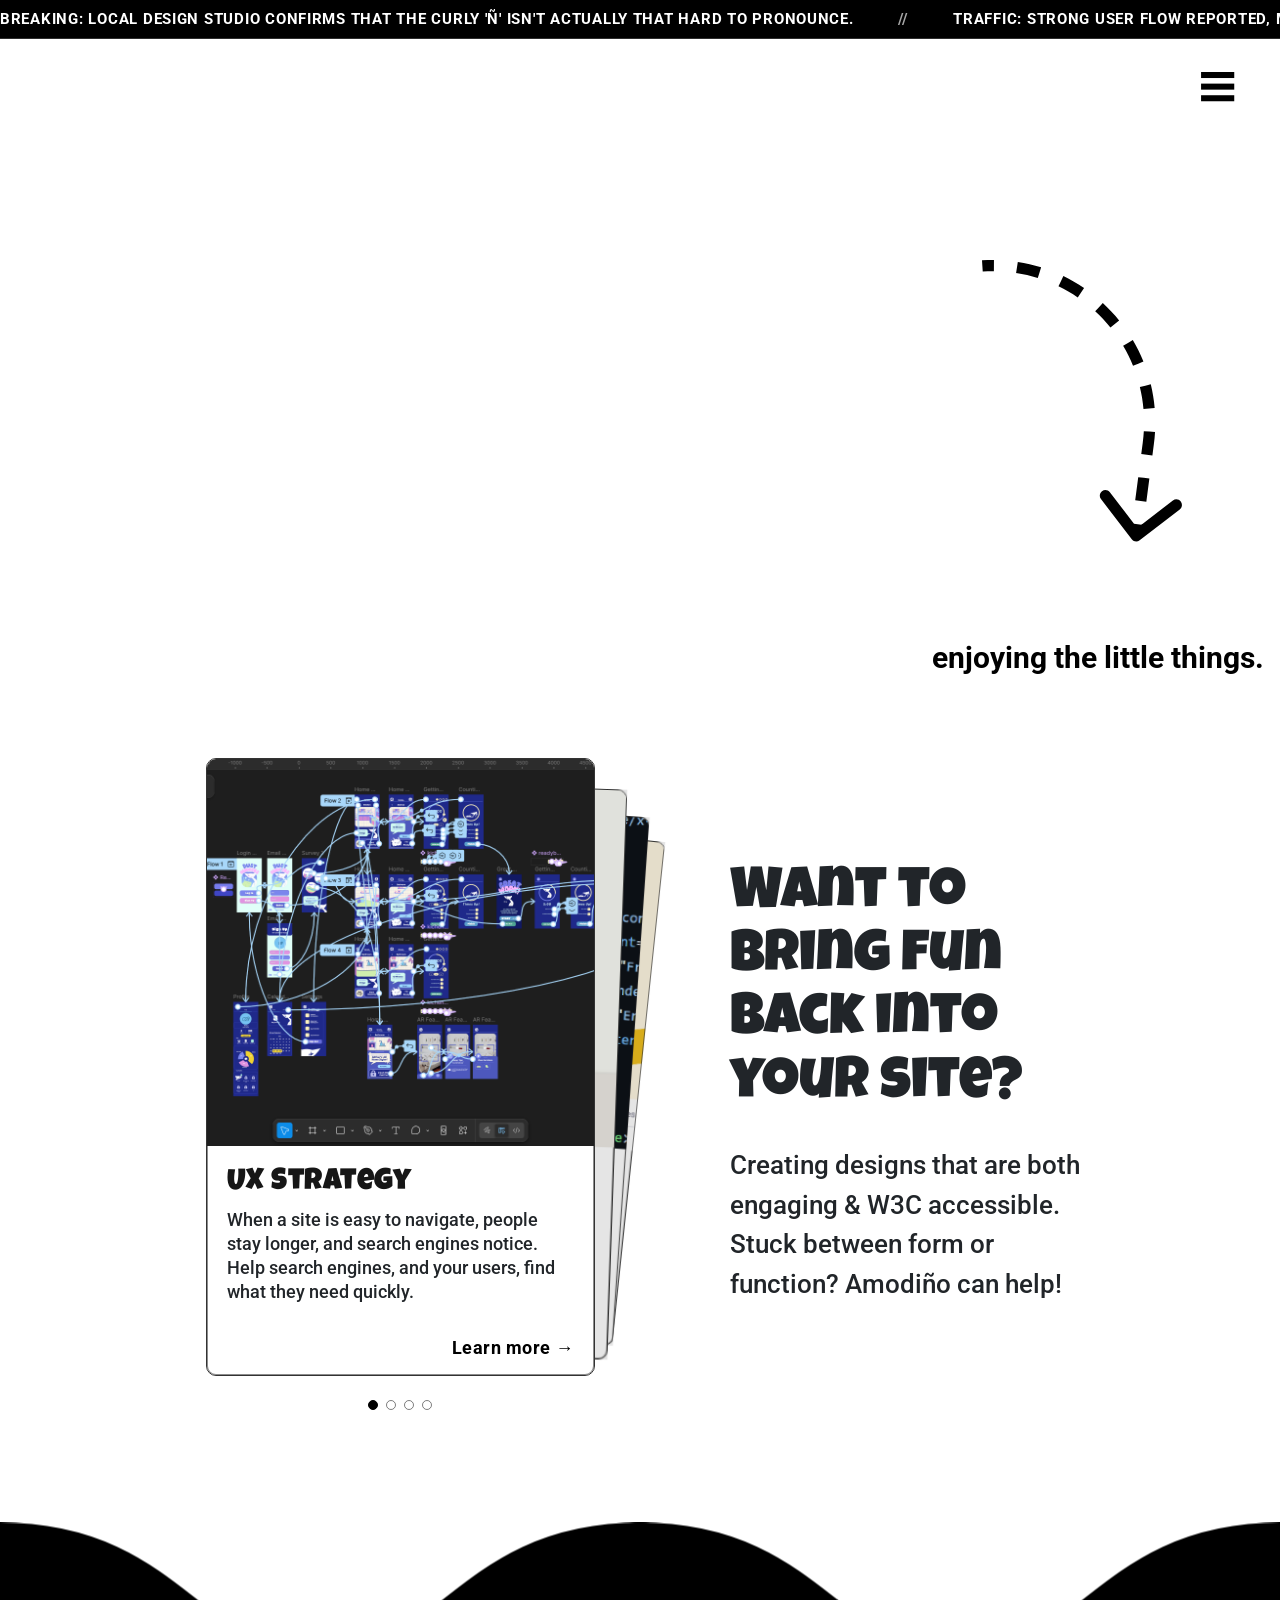
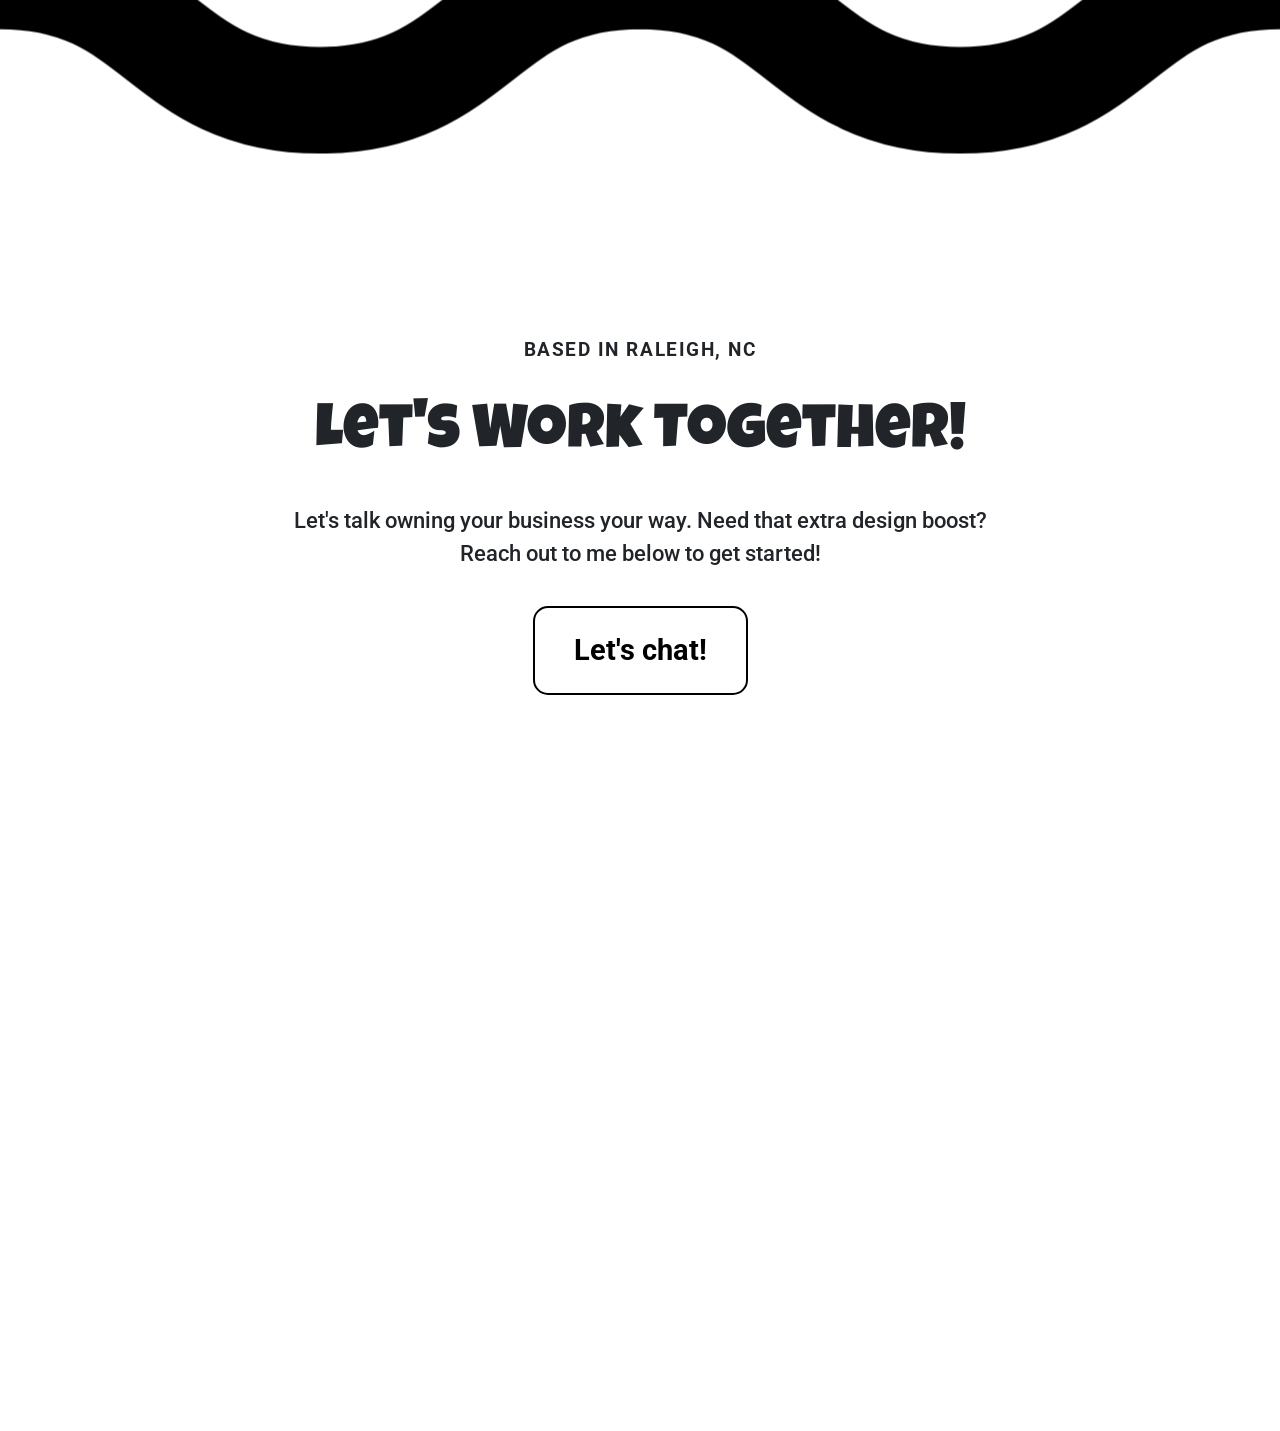
<file: index.html>
﻿<!doctype html>
<html lang="en">
  <head>
    <meta charset="UTF-8">
    <meta name="viewport" content="width=device-width,initial-scale=1">
    <script>
      try {
        if (sessionStorage.getItem("pixelTransitionPending") === "1") {
          document.documentElement.classList.add("pixel-transition-preload");
        }
      } catch (e) {}
    </script>
    <meta
      name="description"
      content="Visit Amodiño: My Web UX design portfolio featuring accessible, interactive web experiences and project case studies based in Raleigh, NC. Together, let's make the web fun!">
    <link rel="icon" href="images/amodino-logo.svg">
    <link rel="preconnect" href="https://fonts.googleapis.com">
    <link rel="preconnect" href="https://fonts.gstatic.com" crossorigin>
    <link
      rel="preconnect"
      href="https://cdn.prod.website-files.com"
      crossorigin>
    <link rel="preconnect" href="https://cdn.jsdelivr.net" crossorigin>
    <link
      href="https://fonts.googleapis.com/css2?family=Luckiest+Guy&family=Roboto:wght@700&display=swap"
      rel="stylesheet">
    <link rel="preload" href="https://cdn.jsdelivr.net/npm/bootstrap@5.3.8/dist/css/bootstrap.min.css" as="style" integrity="sha384-sRIl4kxILFvY47J16cr9ZwB07vP4J8+LH7qKQnuqkuIAvNWLzeN8tE5YBujZqJLB" crossorigin="anonymous">
    <link rel="stylesheet" href="https://cdn.jsdelivr.net/npm/bootstrap@5.3.8/dist/css/bootstrap.min.css" media="print" onload="this.media='all'" integrity="sha384-sRIl4kxILFvY47J16cr9ZwB07vP4J8+LH7qKQnuqkuIAvNWLzeN8tE5YBujZqJLB" crossorigin="anonymous">
    <link rel="preload" href="https://cdn.jsdelivr.net/npm/swiper/swiper-bundle.min.css" as="style">
    <link rel="stylesheet" href="https://cdn.jsdelivr.net/npm/swiper/swiper-bundle.min.css" media="print" onload="this.media='all'">
    <link rel="stylesheet" href="stylesheet/styles.css">
    <title>Amodiño - Website UX Design Portfolio</title>
  </head>
  <body class="d-flex flex-column min-vh-100 home-page">
    <a class="skip-link" href="#main-content">Skip to main content</a>
    <aside class="home-news-ticker" aria-label="Amodiño studio bulletin">
      <p class="visually-hidden">
        Amodiño studio bulletin: Breaking news, local designer discovers that fun design and accessibility can coexist. Traffic update, more playful websites are moving into the fast lane. Market watch, bold UX decisions are up while boring interfaces are down. Weather alert, scattered bursts of delight expected across all digital experiences.
      </p>
      <div class="home-news-ticker-track" aria-hidden="true">
        <span>BREAKING: Local design studio confirms that the curly 'ñ' isn't actually that hard to pronounce.</span>
        <span>TRAFFIC: Strong user flow reported, minor delays only for boring websites.</span>
        <span>INTERVIEW: Local Amodiño designer shares insights: "I'm actually just one guy and need a job like, really badly."</span>
        <span>WEATHER: Scattered bursts of silly lil creatures expected across this digital experience through late evening.</span>
        <span>BREAKING: Local design studio confirms that the curly 'ñ' isn't actually that hard to pronounce.</span>
      </div>
    </aside>
    <div class="home-bg-bubbles" aria-hidden="true" role="presentation">
      <span class="bubble-lane"><span class="bubble"></span></span>
      <span class="bubble-lane"><span class="bubble"></span></span>
      <span class="bubble-lane"><span class="bubble"></span></span>
      <span class="bubble-lane"><span class="bubble"></span></span>
      <span class="bubble-lane"><span class="bubble"></span></span>
      <span class="bubble-lane"><span class="bubble"></span></span>
      <span class="bubble-lane"><span class="bubble"></span></span>
      <span class="bubble-lane"><span class="bubble"></span></span>
      <span class="bubble-lane"><span class="bubble"></span></span>
      <span class="bubble-lane"><span class="bubble"></span></span>
    </div>
    <div id="nav-home-hero-asset-root" class="nav-home-hero-asset">
      <button
        id="menu-toggle"
        class="nav-menu"
        type="button"
        aria-label="Open menu"
        aria-expanded="false"
        aria-controls="full-menu"
      >
        <svg
          class="menu-icon"
          viewBox="0 0 35 31"
          xmlns="http://www.w3.org/2000/svg"
          aria-hidden="true"
          focusable="false"
        >
          <rect x="0" y="0" width="34.2857143" height="6.23376623"></rect>
          <rect x="0" y="12" width="34.2857143" height="6.23376623"></rect>
          <rect x="0" y="24" width="34.2857143" height="6.23376623"></rect>
        </svg>
      </button>
      <div id="full-menu" class="full-menu-wrapper" aria-hidden="true">
        <button
          id="menu-close"
          type="button"
          aria-label="Close menu"
          class="close-menu"
        >
          <svg
            class="close-icon"
            viewBox="0 0 30 30"
            xmlns="http://www.w3.org/2000/svg"
            aria-hidden="true"
            focusable="false"
          >
            <rect
              x="14"
              y="-4"
              width="6"
              height="38"
              transform="rotate(45 17 15)"
            ></rect>
            <rect
              x="14"
              y="-4"
              width="6"
              height="38"
              transform="rotate(-45 17 15)"
            ></rect>
          </svg>
        </button>
        <div class="full-menu-sm-wrapper">
          <a
            href="https://www.linkedin.com/in/jessica-perlin-b281b030b/"
            target="_blank"
            class="sm-wrapper w-inline-block"
            rel="noopener noreferrer"
            aria-label="LinkedIn (opens in new tab)"
          >
            <svg
              class="social-icon"
              viewBox="0 0 24 24"
              aria-hidden="true"
              focusable="false"
            >
              <path
                d="M6.94 8.5H3.56V19.5H6.94V8.5ZM5.25 3C4.17 3 3.3 3.88 3.3 4.95C3.3 6.02 4.17 6.9 5.25 6.9C6.32 6.9 7.2 6.02 7.2 4.95C7.2 3.88 6.32 3 5.25 3ZM20.7 12.72C20.7 9.99 19.11 8.3 16.74 8.3C15.08 8.3 14.34 9.21 13.92 9.85V8.5H10.69L10.73 19.5H13.96V13.36C13.96 13.04 13.98 12.73 14.08 12.51C14.33 11.88 14.91 11.23 15.88 11.23C17.15 11.23 17.66 12.19 17.66 13.61V19.5H20.89V13.23L20.7 12.72Z"
                fill="currentColor"
              />
            </svg>
          </a>
          <a
            href="mailto:perlin.amodino@gmail.com"
            class="sm-wrapper w-inline-block"
            aria-label="Email perlin.amodino@gmail.com"
          >
            <svg
              class="social-icon"
              viewBox="0 0 24 24"
              aria-hidden="true"
              focusable="false"
            >
              <path
                d="M3 6.75C3 5.78 3.78 5 4.75 5H19.25C20.22 5 21 5.78 21 6.75V17.25C21 18.22 20.22 19 19.25 19H4.75C3.78 19 3 18.22 3 17.25V6.75ZM4.75 6.5L12 11.58L19.25 6.5H4.75ZM19.5 7.74L12.43 12.69C12.17 12.87 11.83 12.87 11.57 12.69L4.5 7.74V17.25C4.5 17.39 4.61 17.5 4.75 17.5H19.25C19.39 17.5 19.5 17.39 19.5 17.25V7.74Z"
                fill="currentColor"
              />
            </svg>
          </a>
        </div>
        <nav id="menu-links" aria-label="Main navigation">
          <a href="./" class="full-menu-link" data-pixel-transition>Home</a>
          <a href="projects/" class="full-menu-link" data-pixel-transition>Projects</a>
          <a href="about/" class="full-menu-link" data-pixel-transition>About</a>
          <a href="downloads/Jessica-Perlin-User-Experience-Design.pdf" class="full-menu-link" data-pixel-transition download>Resume</a>
          <a href="contacts/" class="full-menu-link" data-pixel-transition>Contact</a>
        </nav>
        <div id="menu-contact" class="center">
          <div class="grey-txt">Enjoy the little things in life.</div>
          <a href="mailto:perlin.amodino@gmail.com" class="full-menu-small-link"
            >perlin.amodino@gmail.com</a
          >
        </div>
      </div>
    </div>
    <header>
      <div class="container">
        <video
          loop
          muted
          playsinline
          preload="none"
          class="px-5 pb-5 hero-logo"
          aria-hidden="true"
          data-autoplay-on-visible
        >
          <source src="images/animated-amodino-logo.mp4" type="video/mp4">
        </video>
        <img
          class="lrg-img-pointer"
          src="images/Large-Arrow-curved.svg"
          alt=""
          loading="lazy"
          decoding="async"
          width="264"
          height="372">
        <h1 class="hero-txt subtitle text-end">enjoying the little things.</h1>
      </div>
    </header>
    <main id="main-content">
      <div class="bg-none py-5 about-section">
        <section
          class="testimonials-section el-section-temoignages"
          aria-labelledby="testimonials-heading"
        >
          <div class="testimonials-text-wrapper el-temoignage-txt-wrapper">
            <h2 id="testimonials-heading">
              Want to bring fun back into your site?
            </h2>
            <p id="testimonials-subtext">
              Creating designs that are both engaging & W3C accessible. Stuck
              between form or function? Amodiño can help!
            </p>
          </div>
          <div
            class="swiper testimonials-slider-wrapper swiper-slider-wrapper w-dyn-list swiper-cards swiper-3d"
            role="region"
            aria-roledescription="carousel"
            aria-label="Client testimonials"
            aria-describedby="testimonials-subtext testimonials-keyboard-help"
            tabindex="0"
          >
            <p id="testimonials-keyboard-help" class="visually-hidden">
              Use left and right arrow keys to navigate through testimonials.
            </p>
            <div
              role="list"
              class="swiper-wrapper testimonials-slider-list swiper-slider-list w-dyn-items"
              id="swiper-wrapper-f3fbcbe7e663d6f1"
              aria-live="polite"
            >
              <div
                role="group"
                class="swiper-slide w-dyn-item"
                aria-label="1 / 4"
              >
                <div class="testimonial-card el-temoignages-item">
                  <div class="testimonial-photo el-temoignage-photo">
                    <img
                      alt="Photo of Dust Buddies Figma"
                      loading="lazy"
                      decoding="async"
                      src="images/Dust-Buddies.png"
                      sizes="(max-width: 767px) 90vw, 389px"
                      class="testimonial-image abs-temoignage-img">
                  </div>
                  <div class="testimonial-caption el-temoignages-caption">
                
                    <div class="testimonial-copy el-temoignage-rte w-richtext">
                      <h3 class="testimonial-card-title">UX Strategy</h3>
                      <p>
                        When a site is easy to navigate, people stay longer, and search engines notice. Help search engines, and your users, find what they need quickly.
                      </p>
                    </div>
                  </div>
                  <a href="projects/" class="testimonial-cta" data-pixel-transition>Learn more &rarr;</a>
                </div>
              </div>
              <div
                role="group"
                class="swiper-slide w-dyn-item"
                aria-label="2 / 4"
              >
                <div class="testimonial-card el-temoignages-item">
                  <div class="testimonial-photo el-temoignage-photo">
                    <img
                      alt="Photo of Macon County Cover"
                      loading="lazy"
                      decoding="async"
                      src="images/macon-cover-card.jpg"
                      sizes="(max-width: 767px) 90vw, 389px"
                      
                      class="testimonial-image abs-temoignage-img">
                  </div>
                  <div class="testimonial-caption el-temoignages-caption">
              
                    <div class="testimonial-copy el-temoignage-rte w-richtext">
                      <h3 class="testimonial-card-title">Web Development</h3>
                      <p>
Sites built to work on any device, with clean code and accessible structure. A well-built site works on any screen, loads cleanly, and is easy for everyone to use!
                      </p>
                    </div>
                  </div>
                  <a href="projects/" class="testimonial-cta" data-pixel-transition>Learn more &rarr;</a>
                </div>
              </div>
              <div
                role="group"
                class="swiper-slide w-dyn-item"
                aria-label="3 / 4"
              >
                <div class="testimonial-card el-temoignages-item">
                  <div class="testimonial-photo el-temoignage-photo">
                    <img
                      alt="Photo of SEO Code Text"
                      loading="lazy"
                      decoding="async"
                      src="images/seo-code-card.png"
                      sizes="(max-width: 767px) 90vw, 389px"

                      class="testimonial-image abs-temoignage-img">
                  </div>
                  <div class="testimonial-caption el-temoignages-caption">
                 
                    <div class="testimonial-copy el-temoignage-rte w-richtext">
                      <h3 class="testimonial-card-title">Technical SEO</h3>
                      <p>
            We're always online, so why not enjoy it? Thoughtful design and clear structure help people move through a site naturally, and keep them there longer!
                      </p>
                    </div>
                  </div>
                  <a href="projects/" class="testimonial-cta" data-pixel-transition>Learn more &rarr;</a>
                </div>
              </div>
              <div
                role="group"
                class="swiper-slide w-dyn-item"
                aria-label="4 / 4"
              >
                <div class="testimonial-card el-temoignages-item">
                  <div class="testimonial-photo el-temoignage-photo">
                    <img
                      alt="Photo of Social Media Marketing"
                      loading="lazy"
                      decoding="async"
                      src="images/socialmedia.png"
                      sizes="(max-width: 767px) 90vw, 389px"
                      class="testimonial-image abs-temoignage-img">
                  </div>
                  <div class="testimonial-caption el-temoignages-caption">
                   
                    <div class="testimonial-copy el-temoignage-rte w-richtext">
                      <h3 class="testimonial-card-title">Social Media Marketing</h3>
                      <p>
Designing for real people (not just clicks!) means the experience feels good to use and still drives results.
                      </p>
                    </div>
                  </div>
                  <a href="projects/" class="testimonial-cta" data-pixel-transition>Learn more &rarr;</a>
                </div>
              </div>
            </div>
            <button
              class="testimonials-prev swiper-prev"
              type="button"
              aria-label="Previous slide"
              aria-controls="swiper-wrapper-f3fbcbe7e663d6f1"
            ></button>
            <button
              class="testimonials-next swiper-next"
              type="button"
              aria-label="Next slide"
              aria-controls="swiper-wrapper-f3fbcbe7e663d6f1"
            ></button>
            <div
              class="testimonials-pagination swiper-pagination"
            ></div>
          </div>
        </section>
      </div>
      <div class="home-wave-section" aria-hidden="true">
        <svg
          class="home-wave-svg"
          viewBox="0 0 1440 520"
          preserveAspectRatio="xMidYMid slice"
          role="presentation"
          focusable="false"
          xmlns="http://www.w3.org/2000/svg"
        >
          <g class="home-wave-track">
            <g transform="translate(0,260)">
              <path
                d="M-720,-70 C-540,-70 -540,70 -360,70 C-180,70 -180,-70 0,-70 C180,-70 180,70 360,70 C540,70 540,-70 720,-70"
              />
            </g>
            <g transform="translate(1440,260)">
              <path
                d="M-720,-70 C-540,-70 -540,70 -360,70 C-180,70 -180,-70 0,-70 C180,-70 180,70 360,70 C540,70 540,-70 720,-70"
              />
            </g>
            <g transform="translate(2880,260)">
              <path
                d="M-720,-70 C-540,-70 -540,70 -360,70 C-180,70 -180,-70 0,-70 C180,-70 180,70 360,70 C540,70 540,-70 720,-70"
              />
            </g>
          </g>
        </svg>
      </div>
      <section class="home-cta-section" aria-labelledby="home-cta-heading">
        <div class="home-cta-card">
          <p class="home-cta-kicker">Based in Raleigh, NC</p>
          <h2 id="home-cta-heading">Let's Work Together!</h2>
          <p class="home-cta-copy">
            Let's talk owning your business your way. Need that extra design boost?<br> Reach out to
            me below to get started!
          </p>
          <div class="home-cta-actions">
            <a
              href="contacts/"
              data-pixel-transition
              class="home-cta-btn home-cta-btn-secondary"
              >Let's chat!</a
            >
          </div>
        </div>
      </section>
    </main>
    <footer class="mt-5">
      <video
        loop
        muted
        playsinline
        preload="none"
        class="px-5 pb-5 hero-logo blinker"
        aria-hidden="true"
        data-autoplay-on-visible
      >
        <source src="images/animated-blinker-mascot.mp4" type="video/mp4">
      </video>
      <div class="footer">
        <div class="container">
          <div class="row text-center">
            <div class="col-12">
              <div class="footer_menu">
                <ul>
                  <li><a data-pixel-transition href="./">Home</a></li>
                  <li><a data-pixel-transition href="about/">About</a></li>
                  <li><a data-pixel-transition href="projects/">Projects</a></li>
                  <li><a data-pixel-transition href="downloads/Jessica-Perlin-User-Experience-Design.pdf" download>Resume</a></li>
                  <li><a data-pixel-transition href="contacts/">Contact</a></li>
                </ul>
              </div>
              <div class="footer_copyright">
                <p>© 2026 Amodiño. All Rights Reserved.</p>
              </div>
              <div class="footer_profile">
                <ul>
                  <li>
                    <a
                      href="https://www.linkedin.com/in/jessica-perlin-b281b030b/"
                      target="_blank"
                      rel="noopener noreferrer"
                      aria-label="LinkedIn"
                      ><svg
                        class="social-icon"
                        viewBox="0 0 24 24"
                        aria-hidden="true"
                        focusable="false"
                      >
                        <path
                          d="M6.94 8.5H3.56V19.5H6.94V8.5ZM5.25 3C4.17 3 3.3 3.88 3.3 4.95C3.3 6.02 4.17 6.9 5.25 6.9C6.32 6.9 7.2 6.02 7.2 4.95C7.2 3.88 6.32 3 5.25 3ZM20.7 12.72C20.7 9.99 19.11 8.3 16.74 8.3C15.08 8.3 14.34 9.21 13.92 9.85V8.5H10.69L10.73 19.5H13.96V13.36C13.96 13.04 13.98 12.73 14.08 12.51C14.33 11.88 14.91 11.23 15.88 11.23C17.15 11.23 17.66 12.19 17.66 13.61V19.5H20.89V13.23L20.7 12.72Z"
                          fill="currentColor"
                        /></svg
                    ></a>
                  </li>
                  <li>
                    <a
                      href="mailto:perlin.amodino@gmail.com"
                      aria-label="Email perlin.amodino@gmail.com"
                      ><svg
                        class="social-icon"
                        viewBox="0 0 24 24"
                        aria-hidden="true"
                        focusable="false"
                      >
                        <path
                          d="M3 6.75C3 5.78 3.78 5 4.75 5H19.25C20.22 5 21 5.78 21 6.75V17.25C21 18.22 20.22 19 19.25 19H4.75C3.78 19 3 18.22 3 17.25V6.75ZM4.75 6.5L12 11.58L19.25 6.5H4.75ZM19.5 7.74L12.43 12.69C12.17 12.87 11.83 12.87 11.57 12.69L4.5 7.74V17.25C4.5 17.39 4.61 17.5 4.75 17.5H19.25C19.39 17.5 19.5 17.39 19.5 17.25V7.74Z"
                          fill="currentColor"
                        /></svg></a>
                  </li>
                </ul>
              </div>
            </div>
          </div>
        </div>
      </div>
    </footer>
    <script
      defer="defer"
      src="https://cdn.jsdelivr.net/npm/swiper/swiper-bundle.min.js"
    ></script>
    <script defer="defer" src="https://cdn.jsdelivr.net/npm/gsap@3/dist/gsap.min.js"></script>
    <script defer="defer" src="script/pixel-transition.js"></script>
    <script defer="defer" src="script/script.js"></script>
  </body>
</html>
</file>
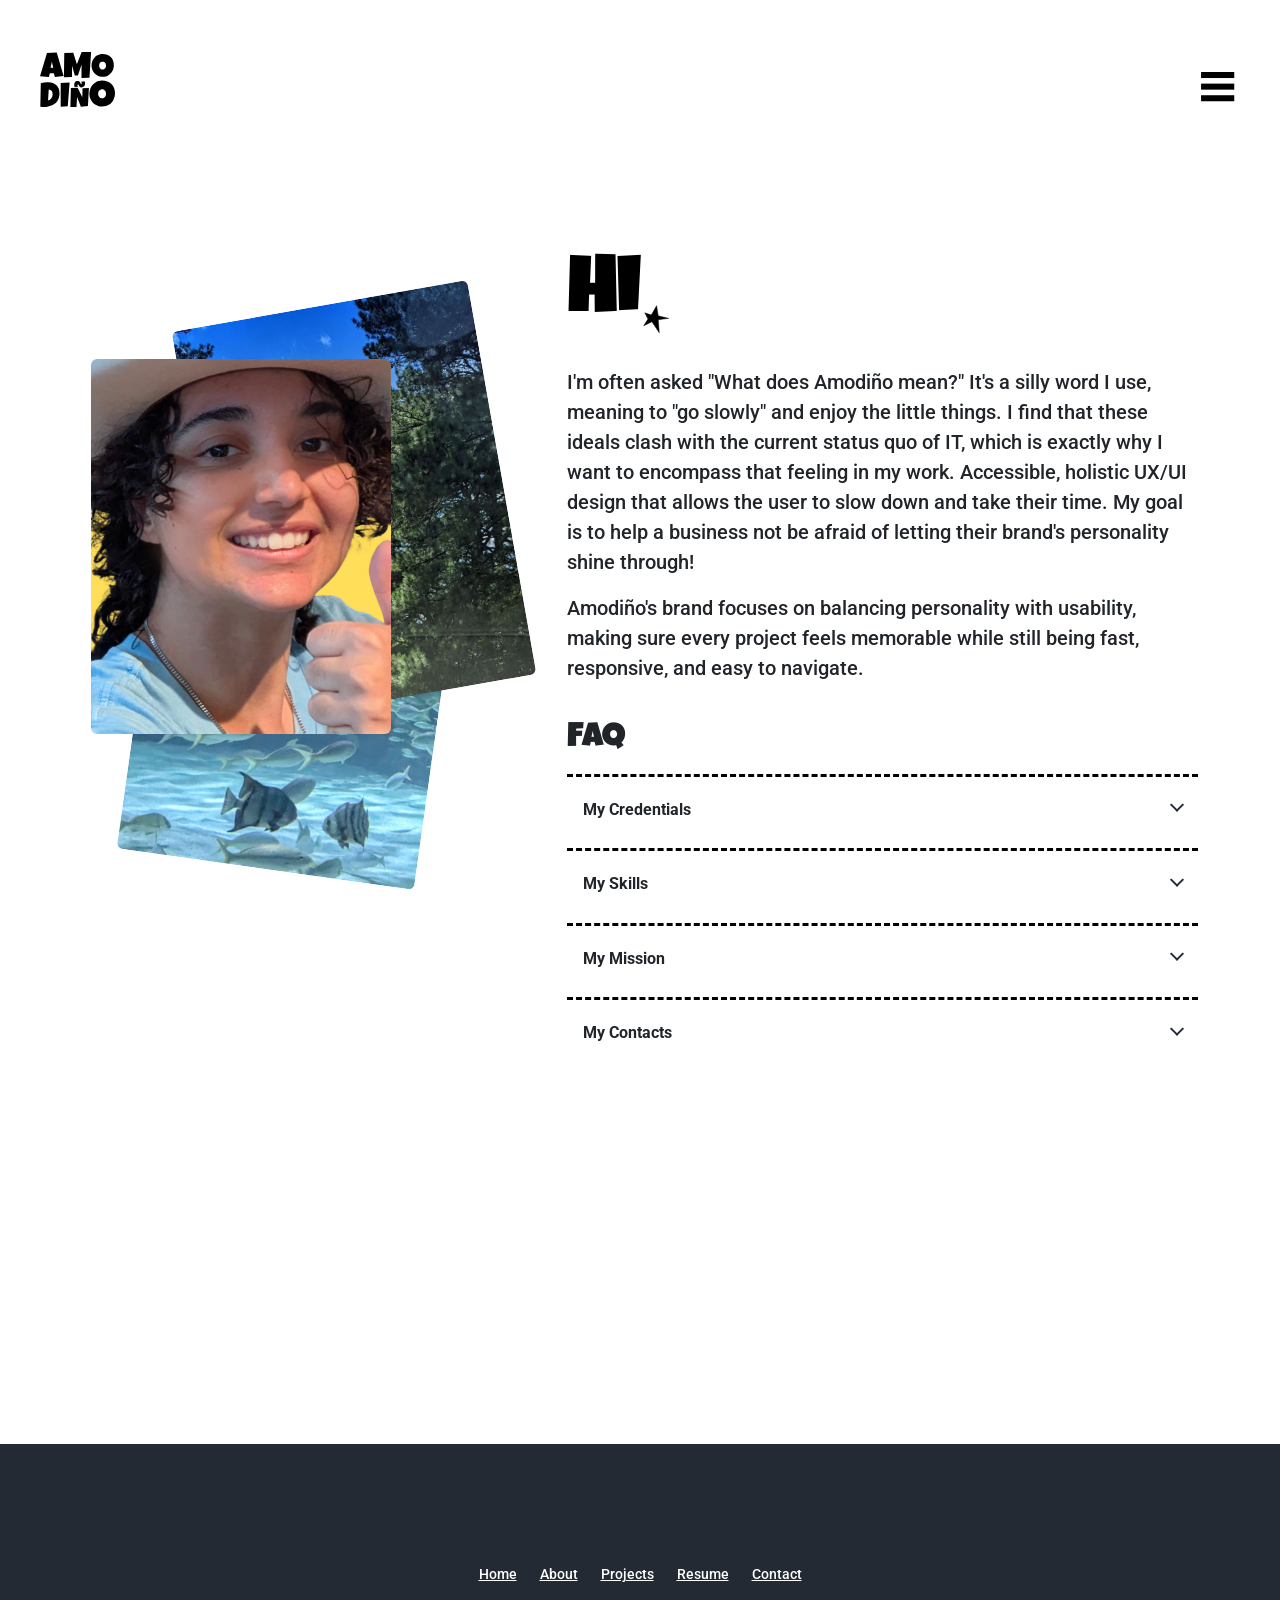
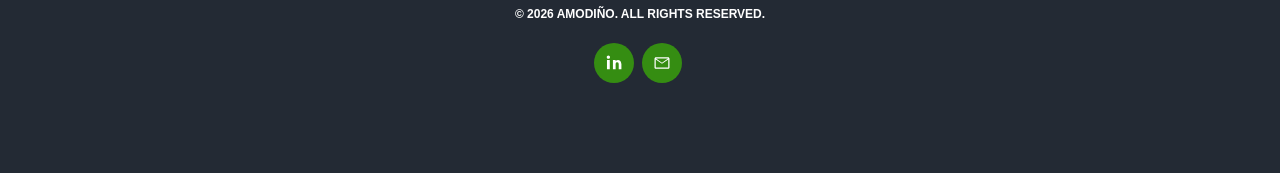
<file: about/index.html>
﻿<!doctype html>
<html lang="en">
  <head>
    <meta charset="UTF-8">
    <meta name="viewport" content="width=device-width,initial-scale=1">
    <script>
      try {
        if (sessionStorage.getItem("pixelTransitionPending") === "1") {
          document.documentElement.classList.add("pixel-transition-preload");
        }
      } catch (e) {}
    </script>
    <meta
      name="description"
      content="Learn about Amodiño and the design approach behind accessible, playful digital experiences.">
    <meta name="robots" content="index,follow">
    <meta name="theme-color" content="#ffffff">
    <meta property="og:type" content="website">
    <meta property="og:title" content="About Amodiño">
    <meta
      property="og:description"
      content="Learn about Amodiño and the design approach behind accessible, playful digital experiences.">
    <meta property="og:url" content="./">
    <meta property="og:image" content="../images/amodino-logo.svg">
    <meta name="twitter:card" content="summary_large_image">
    <meta name="twitter:title" content="About Amodiño">
    <meta
      name="twitter:description"
      content="Learn about Amodiño, and the design approach behind accessible, playful digital experiences.">
    <meta name="twitter:image" content="../images/amodino-logo.svg">
    <link rel="canonical" href="./">
    <link rel="icon" href="../images/amodino-logo.svg">
    <link rel="preconnect" href="https://fonts.googleapis.com">
    <link rel="preconnect" href="https://fonts.gstatic.com" crossorigin>
    <link rel="preconnect" href="https://images.unsplash.com" crossorigin>
    <link rel="preconnect" href="https://picsum.photos" crossorigin>
    <link rel="preconnect" href="https://cdn.wallpapersafari.com" crossorigin>
    <link
      href="https://fonts.googleapis.com/css2?family=Luckiest+Guy&family=Roboto:wght@700&display=swap"
      rel="stylesheet">
    <link rel="preconnect" href="https://cdn.jsdelivr.net" crossorigin>
    <link
      href="https://cdn.jsdelivr.net/npm/bootstrap@5.3.8/dist/css/bootstrap.min.css"
      rel="stylesheet"
      integrity="sha384-sRIl4kxILFvY47J16cr9ZwB07vP4J8+LH7qKQnuqkuIAvNWLzeN8tE5YBujZqJLB"
      crossorigin="anonymous">
    <link rel="stylesheet" href="../stylesheet/styles.css">
    <script type="application/ld+json">
      {
        "@context": "https://schema.org",
        "@type": "AboutPage",
        "name": "About Amodino",
        "description": "Learn about Amodino, and the design approach behind accessible, playful digital experiences.",
        "url": "./",
        "publisher": {
          "@type": "Person",
          "brand": {
            "@type": "Brand",
            "name": "Amodino"
          }
        }
      }
    </script>
    <title>Amodino - About</title>
  </head>
  <body class="d-flex flex-column min-vh-100 projects-page about-page">
    <a class="skip-link" href="#main-content">Skip to main content</a>
    <div id="nav-home-hero-asset-root" class="nav-home-hero-asset">
      <button
        id="menu-toggle"
        class="nav-menu"
        aria-label="Open menu"
        aria-expanded="false"
        aria-controls="full-menu"
      >
        <svg
          class="menu-icon"
          viewBox="0 0 35 31"
          xmlns="http://www.w3.org/2000/svg"
          aria-hidden="true"
          focusable="false"
        >
          <rect x="0" y="0" width="34.2857143" height="6.23376623"></rect>
          <rect x="0" y="12" width="34.2857143" height="6.23376623"></rect>
          <rect x="0" y="24" width="34.2857143" height="6.23376623"></rect>
        </svg>
      </button>
      <div id="full-menu" class="full-menu-wrapper" aria-hidden="true">
        <button
          id="menu-close"
          type="button"
          aria-label="Close menu"
          class="close-menu"
        >
          <svg
            class="close-icon"
            viewBox="0 0 30 30"
            xmlns="http://www.w3.org/2000/svg"
            aria-hidden="true"
            focusable="false"
          >
            <rect
              x="14"
              y="-4"
              width="6"
              height="38"
              transform="rotate(45 17 15)"
            ></rect>
            <rect
              x="14"
              y="-4"
              width="6"
              height="38"
              transform="rotate(-45 17 15)"
            ></rect>
          </svg>
        </button>
        <div class="full-menu-sm-wrapper">
          <a
            href="https://www.linkedin.com/in/jessica-perlin-b281b030b/"
            target="_blank"
            class="sm-wrapper w-inline-block"
            rel="noopener noreferrer"
            aria-label="LinkedIn (opens in new tab)"
          >
            <svg
              class="social-icon"
              viewBox="0 0 24 24"
              aria-hidden="true"
              focusable="false"
            >
              <path
                d="M6.94 8.5H3.56V19.5H6.94V8.5ZM5.25 3C4.17 3 3.3 3.88 3.3 4.95C3.3 6.02 4.17 6.9 5.25 6.9C6.32 6.9 7.2 6.02 7.2 4.95C7.2 3.88 6.32 3 5.25 3ZM20.7 12.72C20.7 9.99 19.11 8.3 16.74 8.3C15.08 8.3 14.34 9.21 13.92 9.85V8.5H10.69L10.73 19.5H13.96V13.36C13.96 13.04 13.98 12.73 14.08 12.51C14.33 11.88 14.91 11.23 15.88 11.23C17.15 11.23 17.66 12.19 17.66 13.61V19.5H20.89V13.23L20.7 12.72Z"
                fill="currentColor"
              />
            </svg>
          </a>
          <a
            href="mailto:perlin.amodino@gmail.com"
            class="sm-wrapper w-inline-block"
            aria-label="Email perlin.amodino@gmail.com"
          >
            <svg
              class="social-icon"
              viewBox="0 0 24 24"
              aria-hidden="true"
              focusable="false"
            >
              <path
                d="M3 6.75C3 5.78 3.78 5 4.75 5H19.25C20.22 5 21 5.78 21 6.75V17.25C21 18.22 20.22 19 19.25 19H4.75C3.78 19 3 18.22 3 17.25V6.75ZM4.75 6.5L12 11.58L19.25 6.5H4.75ZM19.5 7.74L12.43 12.69C12.17 12.87 11.83 12.87 11.57 12.69L4.5 7.74V17.25C4.5 17.39 4.61 17.5 4.75 17.5H19.25C19.39 17.5 19.5 17.39 19.5 17.25V7.74Z"
                fill="currentColor"
              />
            </svg>
          </a>
        </div>
        <nav id="menu-links" aria-label="Main navigation">
          <a href="../" class="full-menu-link" data-pixel-transition>Home</a>
          <a href="../projects/" class="full-menu-link" data-pixel-transition>Projects</a>
          <a href="./" class="full-menu-link" data-pixel-transition>About</a>
          <a href="../../downloads/Jessica-Perlin-User-Experience-Design.pdf" class="full-menu-link"
             data-pixel-transition>Resume</a
          >
          <a href="../contacts/" class="full-menu-link" data-pixel-transition>Contact</a>
        </nav>
        <div id="menu-contact" class="center">
          <div class="grey-txt">Relax! I'll focus on the details.</div>
          <a href="mailto:perlin.amodino@gmail.com" class="full-menu-small-link"
            >perlin.amodino@gmail.com</a
          >
        </div>
      </div>
      <a
        href="../"
        class="nav_logo-wrapper w-inline-block"
        aria-label="Amodino home"
       data-pixel-transition>
        <img
          src="../images/amodino-logo.svg"
          loading="eager"
          decoding="async"
          width="100"
          height="74"
          alt="Amodino Logo">
      </a>
    </div>
    <main id="main-content" class="container pt-5 pb-4">
      <h1 class="visually-hidden">About Amodino</h1>
      <section class="row about-intro-layout g-4 g-lg-5 align-items-start">
        <div class="col-12 col-lg-5">
          <div class="about-photo-stack" role="group" aria-label="Photo placeholder gallery">
            <figure class="about-photo-card about-photo-card-a mb-0">
              <img
                src="../images/hi-there.jpg"
                alt="Primary profile photo placeholder"
                class="about-photo-placeholder"
                loading="lazy"
                decoding="async"
                width="640"
                height="760">
              <figcaption class="visually-hidden">
                Placeholder image area for different profile photos!
              </figcaption>
            </figure>

            <figure class="about-photo-card about-photo-card-b mb-0">
              <img
                src="../images/my-dog.webp"
                alt="Secondary profile photo placeholder"
                class="about-photo-placeholder"
                loading="lazy"
                decoding="async"
                width="640"
                height="760">
              <figcaption class="visually-hidden">
                Placeholder image area for a future secondary profile photo.
              </figcaption>
            </figure>

            <figure class="about-photo-card about-photo-card-c mb-0">
              <img
                src="../images/me-also.jpg"
                alt="Third profile photo placeholder"
                class="about-photo-placeholder"
                loading="lazy"
                decoding="async"
                width="640"
                height="760">
              <figcaption class="visually-hidden">
                Placeholder image area for a future third profile photo.
              </figcaption>
            </figure>
          </div>
        </div>
        <div class="col-12 col-lg-7">
          <div class="about-right-panel">
            <div class="about-intro-copy">
              <p class="subtitle mb-4 about-hi" aria-label="Hi.">
                <span>Hi</span>
                <img
                  src="../images/about-hi-star.svg"
                  class="about-hi-star"
                  alt=""
                  aria-hidden="true"
                  width="28"
                  height="28">
              </p>
              <p class="fs-5">
I'm often asked "What does Amodiño mean?" It's a silly word I use, meaning to "go slowly" and enjoy the little things. 
I find that these ideals clash with the current status quo of IT, which is exactly why I want to encompass 
that feeling in my work. Accessible, holistic UX/UI design that allows the user to slow down and take their time.
 My goal is to help a business not be afraid of letting their brand's personality shine through!
              </p>
              <p class="fs-5">
                Amodiño's brand focuses on balancing personality with usability, making
                sure every project feels memorable while still being fast,
                responsive, and easy to navigate.
              </p>
            </div>

            <section class="about-faq" aria-label="About frequently asked questions">
              <h2 class="about-faq-title">FAQ</h2>

              <details class="about-faq-item">
                <summary>My Credentials</summary>
                <div class="about-faq-content">
                  <p>
                    I am currently finishing my associate's degree and actively
                    looking for a permanent role, training opportunity, or
                    internship in UX/UI design. Along the way, I earned the
                    Google Coursera Web UX Designer certificate, and I was
                    recognized for maintaining a high GPA at WTCC in both spring
                    and fall 2024 with a seat in Phi Theta Kappa National Honor
                    Society. I also accepted the Coca-Cola Leaders of Promise
                    scholarship award from my local chapter in 2025.
                  </p>
                </div>
              </details>

              <details class="about-faq-item">
                <summary>My Skills</summary>
                <div class="about-faq-content">
                  <p>
                    During my internships, I spent a lot of time working in
                    Adobe CC, Figma, and CRM tools, which helped me build a
                    strong design foundation in illustration, layout, and
                    user-centered thinking. As I continue my education, I am
                    also growing my front-end confidence with HTML, CSS, and
                    other coding languages used in the field.
                  </p>
                </div>
              </details>

              <details class="about-faq-item">
                <summary>My Mission</summary>
                <div class="about-faq-content">
                  <p>
                    At the core of my work, I want users to feel comfortable,
                    supported, and included, especially people with different
                    accessibility needs. I believe great UX can be both
                    personalized and simple to use, and no one should be left
                    behind. Founding Raleigh's St. Joseph's Coffee Run
                    volunteering community also taught me a lot about
                    advertising, community management, and quick
                    problem-solving.
                  </p>
                </div>
              </details>

              <details class="about-faq-item">
                <summary>My Contacts</summary>
                <div class="about-faq-content">
                  <p>
                    Feel free to reach out anytime. I am always happy to talk
                    about job opportunities, make new connections, or just have
                    a chat. You can contact me directly at
                    <a href="mailto:perlin.amodino@gmail.com">perlin.amodino@gmail.com</a>
                    or connect with me on
                    <a
                      href="https://www.linkedin.com/in/jessica-perlin-b281b030b/"
                      target="_blank"
                      rel="noopener noreferrer"
                    >LinkedIn</a>.
                  </p>
                </div>
              </details>
            </section>
          </div>
        </div>
      </section>
    </main>
    <footer class="mt-5">
      <video
        autoplay
        loop
        muted
        playsinline
        preload="none"
        class="px-5 pb-5 hero-logo blinker"
        aria-hidden="true"
      >
        <source src="../images/animated-blinker-mascot.mp4" type="video/mp4">
      </video>
      <div class="footer">
        <div class="container">
          <div class="row text-center">
            <div class="col-12">
              <div class="footer_menu">
                <ul>
                  <li><a data-pixel-transition href="../">Home</a></li>
                  <li><a data-pixel-transition href="./">About</a></li>
                  <li><a data-pixel-transition href="../projects/">Projects</a></li>
                  <li><a data-pixel-transition href="../downloads/Jessica-Perlin-User-Experience-Design.pdf" download>Resume</a></li>
                  <li><a data-pixel-transition href="../contacts/">Contact</a></li>
                </ul>
              </div>
              <div class="footer_copyright">
                <p>© 2026 Amodiño. All Rights Reserved.</p>
              </div>
              <div class="footer_profile">
                <ul>
                  <li>
                    <a
                      href="https://www.linkedin.com/in/jessica-perlin-b281b030b/"
                      target="_blank"
                      rel="noopener noreferrer"
                      aria-label="LinkedIn"
                      ><svg
                        class="social-icon"
                        viewBox="0 0 24 24"
                        aria-hidden="true"
                        focusable="false"
                      >
                        <path
                          d="M6.94 8.5H3.56V19.5H6.94V8.5ZM5.25 3C4.17 3 3.3 3.88 3.3 4.95C3.3 6.02 4.17 6.9 5.25 6.9C6.32 6.9 7.2 6.02 7.2 4.95C7.2 3.88 6.32 3 5.25 3ZM20.7 12.72C20.7 9.99 19.11 8.3 16.74 8.3C15.08 8.3 14.34 9.21 13.92 9.85V8.5H10.69L10.73 19.5H13.96V13.36C13.96 13.04 13.98 12.73 14.08 12.51C14.33 11.88 14.91 11.23 15.88 11.23C17.15 11.23 17.66 12.19 17.66 13.61V19.5H20.89V13.23L20.7 12.72Z"
                          fill="currentColor"
                        /></svg
                    ></a>
                  </li>
                  <li>
                    <a
                      href="mailto:perlin.amodino@gmail.com"
                      aria-label="Email perlin.amodino@gmail.com"
                      ><svg
                        class="social-icon"
                        viewBox="0 0 24 24"
                        aria-hidden="true"
                        focusable="false"
                      >
                        <path
                          d="M3 6.75C3 5.78 3.78 5 4.75 5H19.25C20.22 5 21 5.78 21 6.75V17.25C21 18.22 20.22 19 19.25 19H4.75C3.78 19 3 18.22 3 17.25V6.75ZM4.75 6.5L12 11.58L19.25 6.5H4.75ZM19.5 7.74L12.43 12.69C12.17 12.87 11.83 12.87 11.57 12.69L4.5 7.74V17.25C4.5 17.39 4.61 17.5 4.75 17.5H19.25C19.39 17.5 19.5 17.39 19.5 17.25V7.74Z"
                          fill="currentColor"
                        /></svg
                    ></a>
                  </li>
                </ul>
              </div>
            </div>
          </div>
        </div>
      </div>
      <script defer="defer" src="https://cdn.jsdelivr.net/npm/gsap@3/dist/gsap.min.js"></script>
      <script defer="defer" src="../script/pixel-transition.js"></script>
      <script defer="defer" src="../script/script.js"></script>
    </footer>
  </body>
</html>
</file>
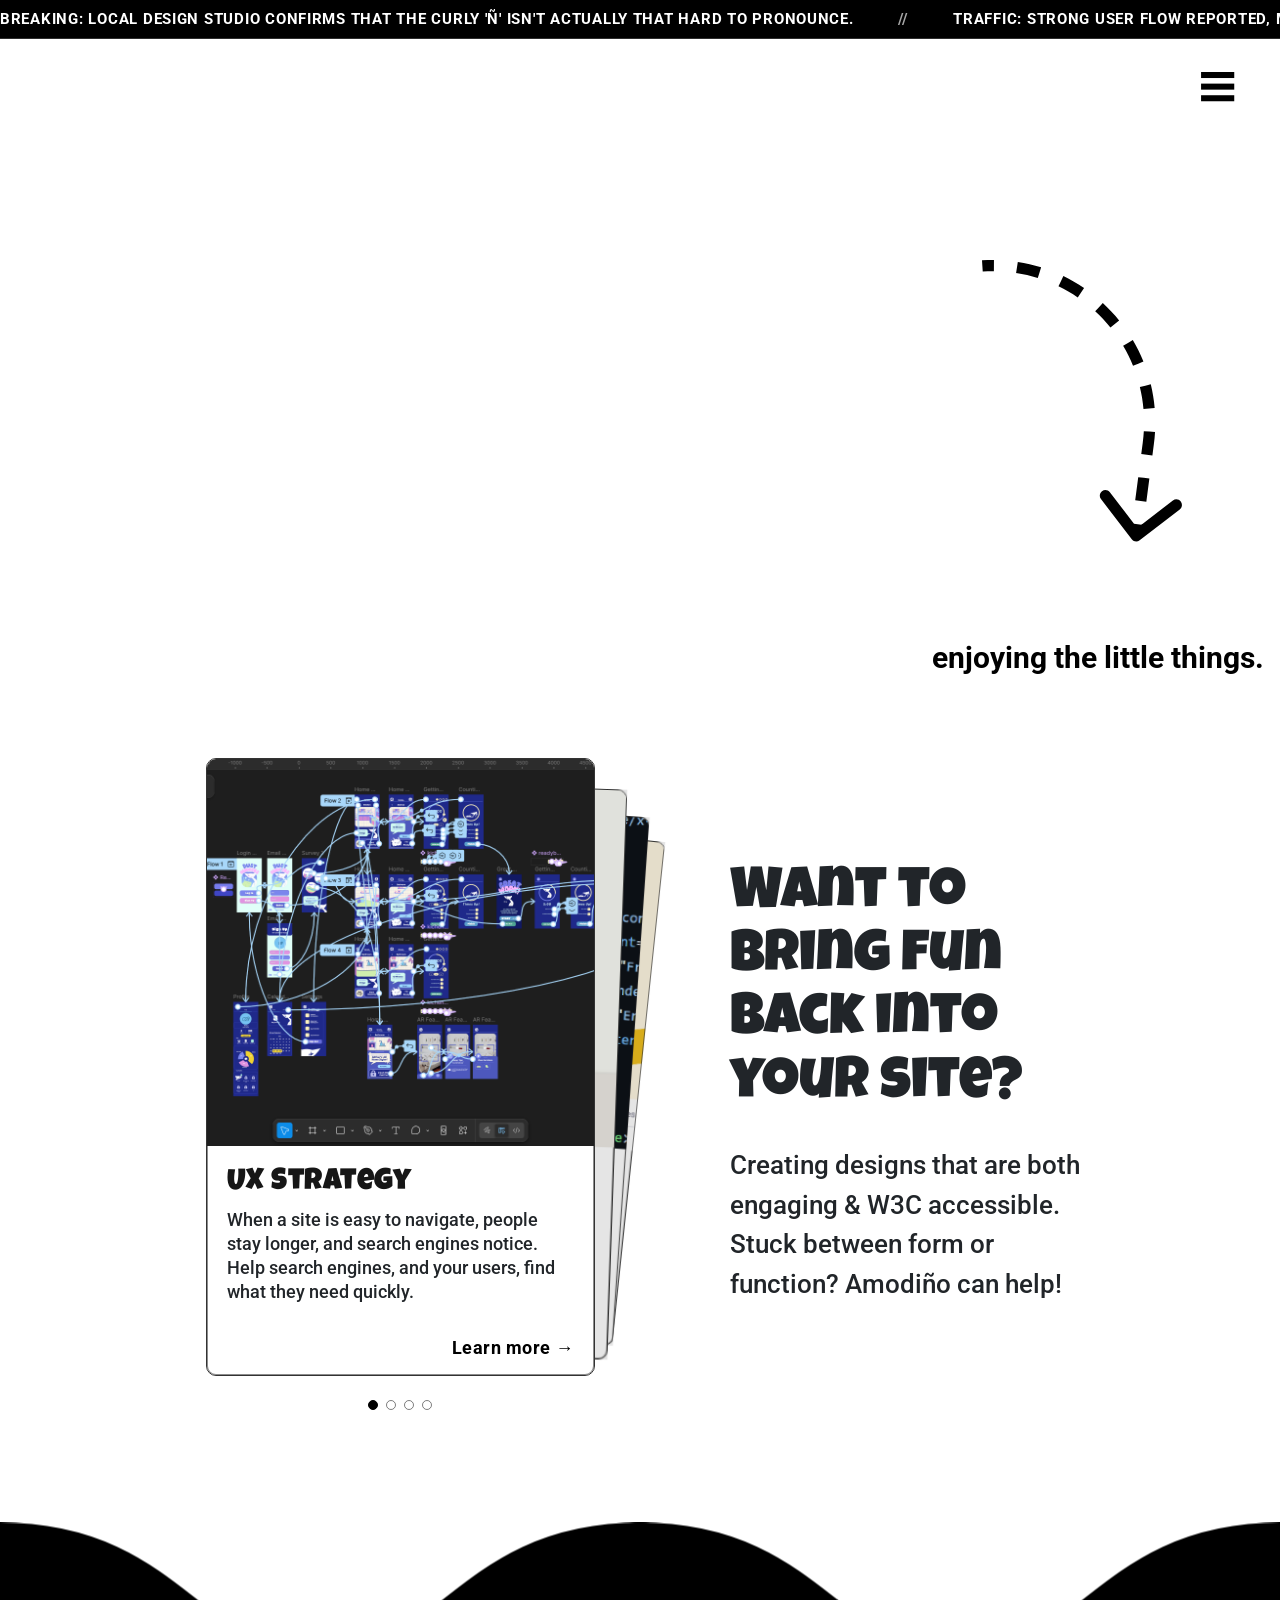
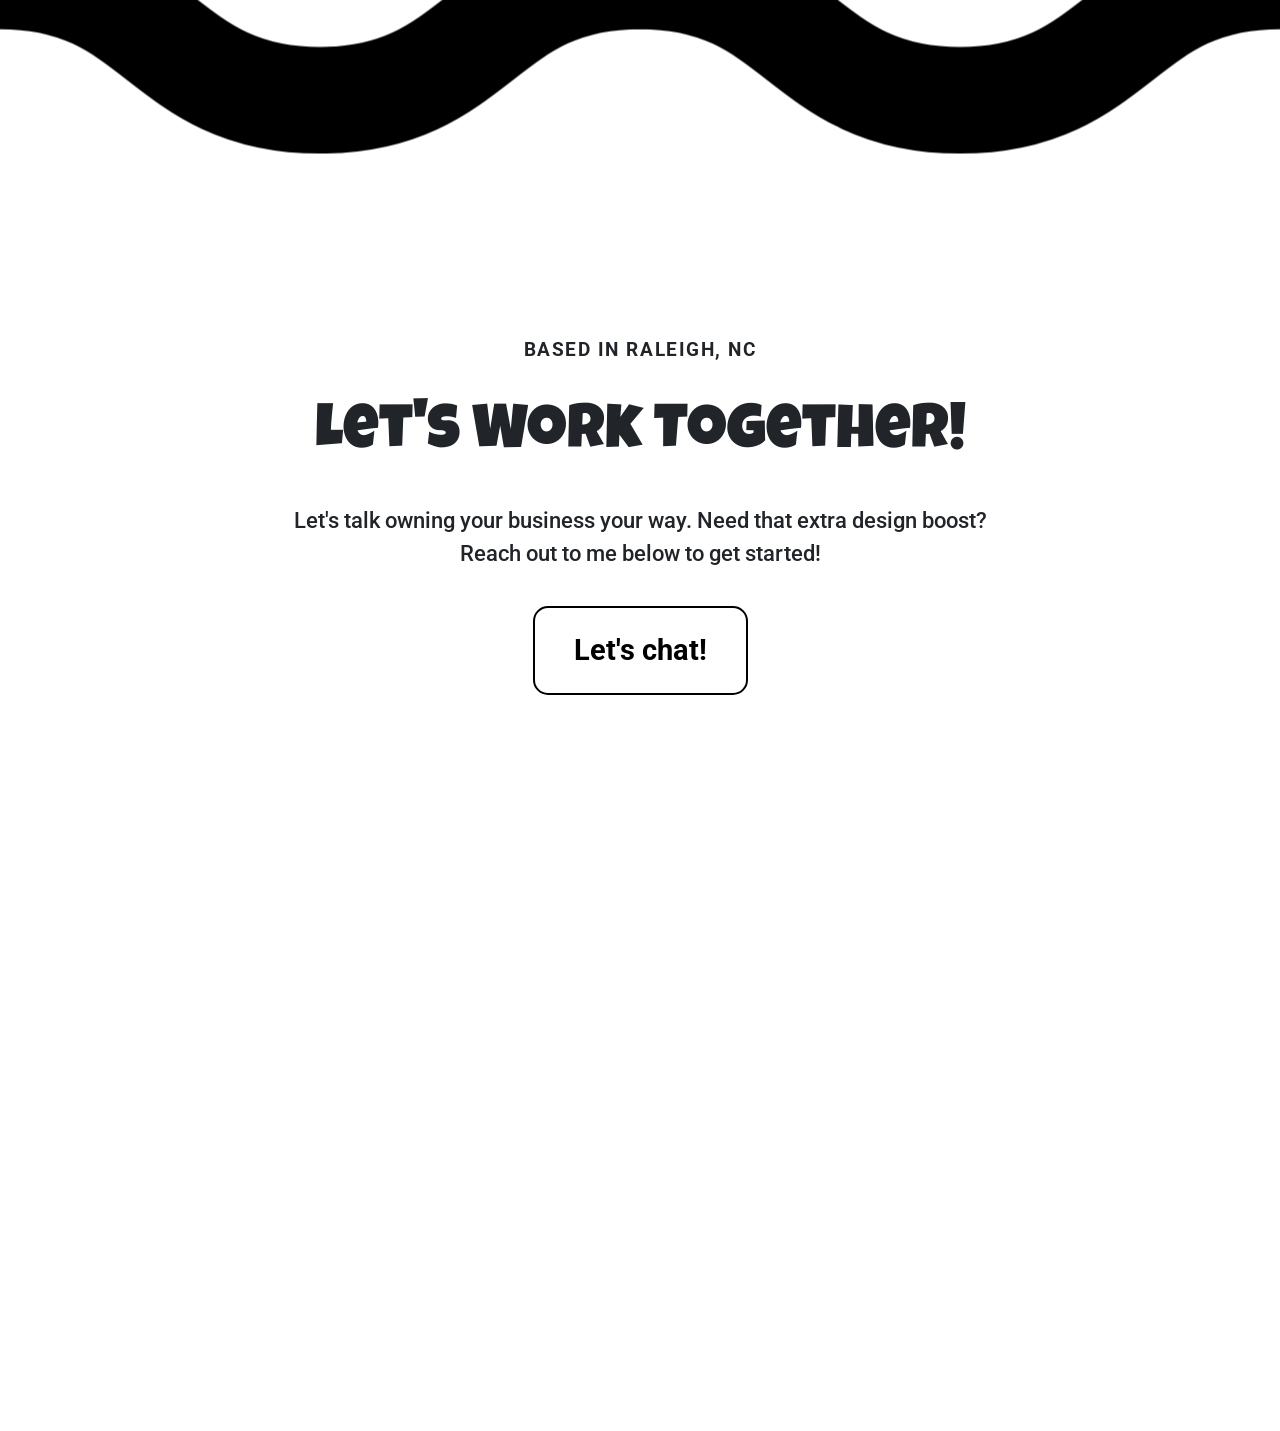
<file: home/index.html>
<!doctype html>
<html lang="en">
  <head>
    <meta charset="UTF-8">
    <meta name="viewport" content="width=device-width,initial-scale=1">
    <script>
      try {
        if (sessionStorage.getItem("pixelTransitionPending") === "1") {
          document.documentElement.classList.add("pixel-transition-preload");
        }
      } catch (e) {}
    </script>
    <meta
      name="description"
      content="Visit Amodiño: My Web UX design portfolio featuring accessible, interactive web experiences and project case studies based in Raleigh, NC. Together, let's make the web fun!">
    <link rel="icon" href="../images/amodino-logo.svg">
    <link rel="preconnect" href="https://fonts.googleapis.com">
    <link rel="preconnect" href="https://fonts.gstatic.com" crossorigin>
    <link
      rel="preconnect"
      href="https://cdn.prod.website-files.com"
      crossorigin>
    <link rel="preconnect" href="https://cdn.jsdelivr.net" crossorigin>
    <link
      href="https://fonts.googleapis.com/css2?family=Luckiest+Guy&family=Roboto:wght@700&display=swap"
      rel="stylesheet">
    <link rel="preload" href="https://cdn.jsdelivr.net/npm/bootstrap@5.3.8/dist/css/bootstrap.min.css" as="style" integrity="sha384-sRIl4kxILFvY47J16cr9ZwB07vP4J8+LH7qKQnuqkuIAvNWLzeN8tE5YBujZqJLB" crossorigin="anonymous">
    <link rel="stylesheet" href="https://cdn.jsdelivr.net/npm/bootstrap@5.3.8/dist/css/bootstrap.min.css" media="print" onload="this.media='all'" integrity="sha384-sRIl4kxILFvY47J16cr9ZwB07vP4J8+LH7qKQnuqkuIAvNWLzeN8tE5YBujZqJLB" crossorigin="anonymous">
    <link rel="preload" href="https://cdn.jsdelivr.net/npm/swiper/swiper-bundle.min.css" as="style">
    <link rel="stylesheet" href="https://cdn.jsdelivr.net/npm/swiper/swiper-bundle.min.css" media="print" onload="this.media='all'">
    <link rel="stylesheet" href="../stylesheet/styles.css">
    <title>Amodiño - Website UX Design Portfolio</title>
  </head>
  <body class="d-flex flex-column min-vh-100 home-page">
    <a class="skip-link" href="#main-content">Skip to main content</a>
    <aside class="home-news-ticker" aria-label="Amodiño studio bulletin">
      <p class="visually-hidden">
        Amodiño studio bulletin: Breaking news, local designer discovers that fun design and accessibility can coexist. Traffic update, more playful websites are moving into the fast lane. Market watch, bold UX decisions are up while boring interfaces are down. Weather alert, scattered bursts of delight expected across all digital experiences.
      </p>
      <div class="home-news-ticker-track" aria-hidden="true">
        <span>BREAKING: Local design studio confirms that the curly 'ñ' isn't actually that hard to pronounce.</span>
        <span>TRAFFIC: Strong user flow reported, minor delays only for boring websites.</span>
        <span>INTERVIEW: Local Amodiño designer shares insights: "I'm actually just one guy and need a job like, really badly."</span>
        <span>WEATHER: Scattered bursts of silly lil creatures expected across this digital experience through late evening.</span>
        <span>BREAKING: Local design studio confirms that the curly 'ñ' isn't actually that hard to pronounce.</span>
      </div>
    </aside>
    <div class="home-bg-bubbles" aria-hidden="true" role="presentation">
      <span class="bubble-lane"><span class="bubble"></span></span>
      <span class="bubble-lane"><span class="bubble"></span></span>
      <span class="bubble-lane"><span class="bubble"></span></span>
      <span class="bubble-lane"><span class="bubble"></span></span>
      <span class="bubble-lane"><span class="bubble"></span></span>
      <span class="bubble-lane"><span class="bubble"></span></span>
      <span class="bubble-lane"><span class="bubble"></span></span>
      <span class="bubble-lane"><span class="bubble"></span></span>
      <span class="bubble-lane"><span class="bubble"></span></span>
      <span class="bubble-lane"><span class="bubble"></span></span>
    </div>
    <div id="nav-home-hero-asset-root" class="nav-home-hero-asset">
      <button
        id="menu-toggle"
        class="nav-menu"
        type="button"
        aria-label="Open menu"
        aria-expanded="false"
        aria-controls="full-menu"
      >
        <svg
          class="menu-icon"
          viewBox="0 0 35 31"
          xmlns="http://www.w3.org/2000/svg"
          aria-hidden="true"
          focusable="false"
        >
          <rect x="0" y="0" width="34.2857143" height="6.23376623"></rect>
          <rect x="0" y="12" width="34.2857143" height="6.23376623"></rect>
          <rect x="0" y="24" width="34.2857143" height="6.23376623"></rect>
        </svg>
      </button>
      <div id="full-menu" class="full-menu-wrapper" aria-hidden="true">
        <button
          id="menu-close"
          type="button"
          aria-label="Close menu"
          class="close-menu"
        >
          <svg
            class="close-icon"
            viewBox="0 0 30 30"
            xmlns="http://www.w3.org/2000/svg"
            aria-hidden="true"
            focusable="false"
          >
            <rect
              x="14"
              y="-4"
              width="6"
              height="38"
              transform="rotate(45 17 15)"
            ></rect>
            <rect
              x="14"
              y="-4"
              width="6"
              height="38"
              transform="rotate(-45 17 15)"
            ></rect>
          </svg>
        </button>
        <div class="full-menu-sm-wrapper">
          <a
            href="https://www.linkedin.com/in/jessica-perlin-b281b030b/"
            target="_blank"
            class="sm-wrapper w-inline-block"
            rel="noopener noreferrer"
            aria-label="LinkedIn (opens in new tab)"
          >
            <svg
              class="social-icon"
              viewBox="0 0 24 24"
              aria-hidden="true"
              focusable="false"
            >
              <path
                d="M6.94 8.5H3.56V19.5H6.94V8.5ZM5.25 3C4.17 3 3.3 3.88 3.3 4.95C3.3 6.02 4.17 6.9 5.25 6.9C6.32 6.9 7.2 6.02 7.2 4.95C7.2 3.88 6.32 3 5.25 3ZM20.7 12.72C20.7 9.99 19.11 8.3 16.74 8.3C15.08 8.3 14.34 9.21 13.92 9.85V8.5H10.69L10.73 19.5H13.96V13.36C13.96 13.04 13.98 12.73 14.08 12.51C14.33 11.88 14.91 11.23 15.88 11.23C17.15 11.23 17.66 12.19 17.66 13.61V19.5H20.89V13.23L20.7 12.72Z"
                fill="currentColor"
              />
            </svg>
          </a>
          <a
            href="mailto:perlin.amodino@gmail.com"
            class="sm-wrapper w-inline-block"
            aria-label="Email perlin.amodino@gmail.com"
          >
            <svg
              class="social-icon"
              viewBox="0 0 24 24"
              aria-hidden="true"
              focusable="false"
            >
              <path
                d="M3 6.75C3 5.78 3.78 5 4.75 5H19.25C20.22 5 21 5.78 21 6.75V17.25C21 18.22 20.22 19 19.25 19H4.75C3.78 19 3 18.22 3 17.25V6.75ZM4.75 6.5L12 11.58L19.25 6.5H4.75ZM19.5 7.74L12.43 12.69C12.17 12.87 11.83 12.87 11.57 12.69L4.5 7.74V17.25C4.5 17.39 4.61 17.5 4.75 17.5H19.25C19.39 17.5 19.5 17.39 19.5 17.25V7.74Z"
                fill="currentColor"
              />
            </svg>
          </a>
        </div>
        <nav id="menu-links" aria-label="Main navigation">
          <a href="./" class="full-menu-link" data-pixel-transition>Home</a>
          <a href="../projects/" class="full-menu-link" data-pixel-transition>Projects</a>
          <a href="../about/" class="full-menu-link" data-pixel-transition>About</a>
          <a href="../downloads/Jessica-Perlin-User-Experience-Design.pdf" class="full-menu-link" data-pixel-transition download>Resume</a>
          <a href="../contacts/" class="full-menu-link" data-pixel-transition>Contact</a>
        </nav>
        <div id="menu-contact" class="center">
          <div class="grey-txt">Enjoy the little things in life.</div>
          <a href="mailto:perlin.amodino@gmail.com" class="full-menu-small-link"
            >perlin.amodino@gmail.com</a
          >
        </div>
      </div>
    </div>
    <header>
      <div class="container">
        <video
          loop
          muted
          playsinline
          preload="none"
          class="px-5 pb-5 hero-logo"
          aria-hidden="true"
          data-autoplay-on-visible
        >
          <source src="../images/animated-amodino-logo.mp4" type="video/mp4">
        </video>
        <img
          class="lrg-img-pointer"
          src="../images/Large-Arrow-curved.svg"
          alt=""
          loading="lazy"
          decoding="async"
          width="264"
          height="372">
        <h1 class="hero-txt subtitle text-end">enjoying the little things.</h1>
      </div>
    </header>
    <main id="main-content">
      <div class="bg-none py-5 about-section">
        <section
          class="testimonials-section el-section-temoignages"
          aria-labelledby="testimonials-heading"
        >
          <div class="testimonials-text-wrapper el-temoignage-txt-wrapper">
            <h2 id="testimonials-heading">
              Want to bring fun back into your site?
            </h2>
            <p id="testimonials-subtext">
              Creating designs that are both engaging & W3C accessible. Stuck
              between form or function? Amodiño can help!
            </p>
          </div>
          <div
            class="swiper testimonials-slider-wrapper swiper-slider-wrapper w-dyn-list swiper-cards swiper-3d"
            role="region"
            aria-roledescription="carousel"
            aria-label="Client testimonials"
            aria-describedby="testimonials-subtext testimonials-keyboard-help"
            tabindex="0"
          >
            <p id="testimonials-keyboard-help" class="visually-hidden">
              Use left and right arrow keys to navigate through testimonials.
            </p>
            <div
              role="list"
              class="swiper-wrapper testimonials-slider-list swiper-slider-list w-dyn-items"
              id="swiper-wrapper-f3fbcbe7e663d6f1"
              aria-live="polite"
            >
              <div
                role="group"
                class="swiper-slide w-dyn-item"
                aria-label="1 / 4"
              >
                <div class="testimonial-card el-temoignages-item">
                  <div class="testimonial-photo el-temoignage-photo">
                    <img
                      alt="Photo of Dust Buddies Figma File"
                      loading="lazy"
                      decoding="async"
                      src="../images/Dust-Buddies.png"
                      sizes="(max-width: 767px) 90vw, 389px"
                      class="testimonial-image abs-temoignage-img">
                  </div>
                  <div class="testimonial-caption el-temoignages-caption">
                
                    <div class="testimonial-copy el-temoignage-rte w-richtext">
                      <h3 class="testimonial-card-title">UX Strategy</h3>
                      <p>
                        When a site is easy to navigate, people stay longer, and search engines notice. Help search engines, and your users, find what they need quickly.
                      </p>
                    </div>
                  </div>
                  <a href="../projects/" class="testimonial-cta" data-pixel-transition>Learn more &rarr;</a>
                </div>
              </div>
              <div
                role="group"
                class="swiper-slide w-dyn-item"
                aria-label="2 / 4"
              >
                <div class="testimonial-card el-temoignages-item">
                  <div class="testimonial-photo el-temoignage-photo">
                    <img
                      alt="Photo of Macon County Website Code"
                      loading="lazy"
                      decoding="async"
                      src="../images/macon-cover-card.jpg"
                      sizes="(max-width: 767px) 90vw, 389px"
                      
                      class="testimonial-image abs-temoignage-img">
                  </div>
                  <div class="testimonial-caption el-temoignages-caption">
                    <div class="testimonial-copy el-temoignage-rte w-richtext">
                      <h3 class="testimonial-card-title">Web Development</h3>
                      <p>
Sites built to work on any device, with clean code and accessible structure. A well-built site works on any screen, loads cleanly, and is easy for everyone to use!
                      </p>
                    </div>
                  </div>
                  <a href="../projects/" class="testimonial-cta" data-pixel-transition>Learn more &rarr;</a>
                </div>
              </div>
              <div
                role="group"
                class="swiper-slide w-dyn-item"
                aria-label="3 / 4"
              >
                <div class="testimonial-card el-temoignages-item">
                  <div class="testimonial-photo el-temoignage-photo">
                    <img
                      alt="Photo of SEO CODE"
                      loading="lazy"
                      decoding="async"
                      src="../images/seo-code-card.png"
                      sizes="(max-width: 767px) 90vw, 389px"

                      class="testimonial-image abs-temoignage-img">
                  </div>
                  <div class="testimonial-caption el-temoignages-caption">
                    <div class="testimonial-copy el-temoignage-rte w-richtext">
                      <h3 class="testimonial-card-title">Technical SEO</h3>
                      <p>
            We're always online, so why not enjoy it? Thoughtful design and clear structure help people move through a site naturally, and keep them there longer!
                      </p>
                    </div>
                  </div>
                  <a href="../projects/" class="testimonial-cta" data-pixel-transition>Learn more &rarr;</a>
                </div>
              </div>
              <div
                role="group"
                class="swiper-slide w-dyn-item"
                aria-label="4 / 4"
              >
                <div class="testimonial-card el-temoignages-item">
                  <div class="testimonial-photo el-temoignage-photo">
                    <img
                      alt="Photo of Social Media Marketing"
                      loading="lazy"
                      decoding="async"
                      src="../images/socialmedia.png"
                      sizes="(max-width: 767px) 90vw, 389px"
                      class="testimonial-image abs-temoignage-img">
                  </div>
                  <div class="testimonial-caption el-temoignages-caption">
                   
                    <div class="testimonial-copy el-temoignage-rte w-richtext">
                      <h3 class="testimonial-card-title">Social Media Marketing</h3>
                      <p>
Designing for real people (not just clicks!) means the experience feels good to use and still drives results.
                      </p>
                    </div>
                  </div>
                  <a href="../projects/" class="testimonial-cta" data-pixel-transition>Learn more &rarr;</a>
                </div>
              </div>
            </div>
            <button
              class="testimonials-prev swiper-prev"
              type="button"
              aria-label="Previous slide"
              aria-controls="swiper-wrapper-f3fbcbe7e663d6f1"
            ></button>
            <button
              class="testimonials-next swiper-next"
              type="button"
              aria-label="Next slide"
              aria-controls="swiper-wrapper-f3fbcbe7e663d6f1"
            ></button>
            <div
              class="testimonials-pagination swiper-pagination"
            ></div>
          </div>
        </section>
      </div>
      <div class="home-wave-section" aria-hidden="true">
        <svg
          class="home-wave-svg"
          viewBox="0 0 1440 520"
          preserveAspectRatio="xMidYMid slice"
          role="presentation"
          focusable="false"
          xmlns="http://www.w3.org/2000/svg"
        >
          <g class="home-wave-track">
            <g transform="translate(0,260)">
              <path
                d="M-720,-70 C-540,-70 -540,70 -360,70 C-180,70 -180,-70 0,-70 C180,-70 180,70 360,70 C540,70 540,-70 720,-70"
              />
            </g>
            <g transform="translate(1440,260)">
              <path
                d="M-720,-70 C-540,-70 -540,70 -360,70 C-180,70 -180,-70 0,-70 C180,-70 180,70 360,70 C540,70 540,-70 720,-70"
              />
            </g>
            <g transform="translate(2880,260)">
              <path
                d="M-720,-70 C-540,-70 -540,70 -360,70 C-180,70 -180,-70 0,-70 C180,-70 180,70 360,70 C540,70 540,-70 720,-70"
              />
            </g>
          </g>
        </svg>
      </div>
      <section class="home-cta-section" aria-labelledby="home-cta-heading">
        <div class="home-cta-card">
          <p class="home-cta-kicker">Based in Raleigh, NC</p>
          <h2 id="home-cta-heading">Let's Work Together!</h2>
          <p class="home-cta-copy">
            Let's talk owning your business your way. Need that extra design boost?<br> Reach out to
            me below to get started!
          </p>
          <div class="home-cta-actions">
            <a
              href="../contacts/"
              data-pixel-transition
              class="home-cta-btn home-cta-btn-secondary"
              >Let's chat!</a
            >
          </div>
        </div>
      </section>
    </main>
    <footer class="mt-5">
      <video
        loop
        muted
        playsinline
        preload="none"
        class="px-5 pb-5 hero-logo blinker"
        aria-hidden="true"
        data-autoplay-on-visible
      >
        <source src="../images/animated-blinker-mascot.mp4" type="video/mp4">
      </video>
      <div class="footer">
        <div class="container">
          <div class="row text-center">
            <div class="col-12">
              <div class="footer_menu">
                <ul>
                  <li><a data-pixel-transition href="./">Home</a></li>
                  <li><a data-pixel-transition href="../about/">About</a></li>
                  <li><a data-pixel-transition href="../projects/">Projects</a></li>
                  <li><a data-pixel-transition href="../downloads/Jessica-Perlin-User-Experience-Design.pdf" download>Resume</a></li>
                  <li><a data-pixel-transition href="../contacts/">Contact</a></li>
                </ul>
              </div>
              <div class="footer_copyright">
                <p>© 2026 Amodiño. All Rights Reserved.</p>
              </div>
              <div class="footer_profile">
                <ul>
                  <li>
                    <a
                      href="https://www.linkedin.com/in/jessica-perlin-b281b030b/"
                      target="_blank"
                      rel="noopener noreferrer"
                      aria-label="LinkedIn"
                      ><svg
                        class="social-icon"
                        viewBox="0 0 24 24"
                        aria-hidden="true"
                        focusable="false"
                      >
                        <path
                          d="M6.94 8.5H3.56V19.5H6.94V8.5ZM5.25 3C4.17 3 3.3 3.88 3.3 4.95C3.3 6.02 4.17 6.9 5.25 6.9C6.32 6.9 7.2 6.02 7.2 4.95C7.2 3.88 6.32 3 5.25 3ZM20.7 12.72C20.7 9.99 19.11 8.3 16.74 8.3C15.08 8.3 14.34 9.21 13.92 9.85V8.5H10.69L10.73 19.5H13.96V13.36C13.96 13.04 13.98 12.73 14.08 12.51C14.33 11.88 14.91 11.23 15.88 11.23C17.15 11.23 17.66 12.19 17.66 13.61V19.5H20.89V13.23L20.7 12.72Z"
                          fill="currentColor"
                        /></svg
                    ></a>
                  </li>
                  <li>
                    <a
                      href="mailto:perlin.amodino@gmail.com"
                      aria-label="Email perlin.amodino@gmail.com"
                      ><svg
                        class="social-icon"
                        viewBox="0 0 24 24"
                        aria-hidden="true"
                        focusable="false"
                      >
                        <path
                          d="M3 6.75C3 5.78 3.78 5 4.75 5H19.25C20.22 5 21 5.78 21 6.75V17.25C21 18.22 20.22 19 19.25 19H4.75C3.78 19 3 18.22 3 17.25V6.75ZM4.75 6.5L12 11.58L19.25 6.5H4.75ZM19.5 7.74L12.43 12.69C12.17 12.87 11.83 12.87 11.57 12.69L4.5 7.74V17.25C4.5 17.39 4.61 17.5 4.75 17.5H19.25C19.39 17.5 19.5 17.39 19.5 17.25V7.74Z"
                          fill="currentColor"
                        /></svg></a>
                  </li>
                </ul>
              </div>
            </div>
          </div>
        </div>
      </div>
    </footer>
    <script
      defer="defer"
      src="https://cdn.jsdelivr.net/npm/swiper/swiper-bundle.min.js"
    ></script>
    <script defer="defer" src="https://cdn.jsdelivr.net/npm/gsap@3/dist/gsap.min.js"></script>
    <script defer="defer" src="../script/pixel-transition.js"></script>
    <script defer="defer" src="../script/script.js"></script>
  </body>
</html>
</file>
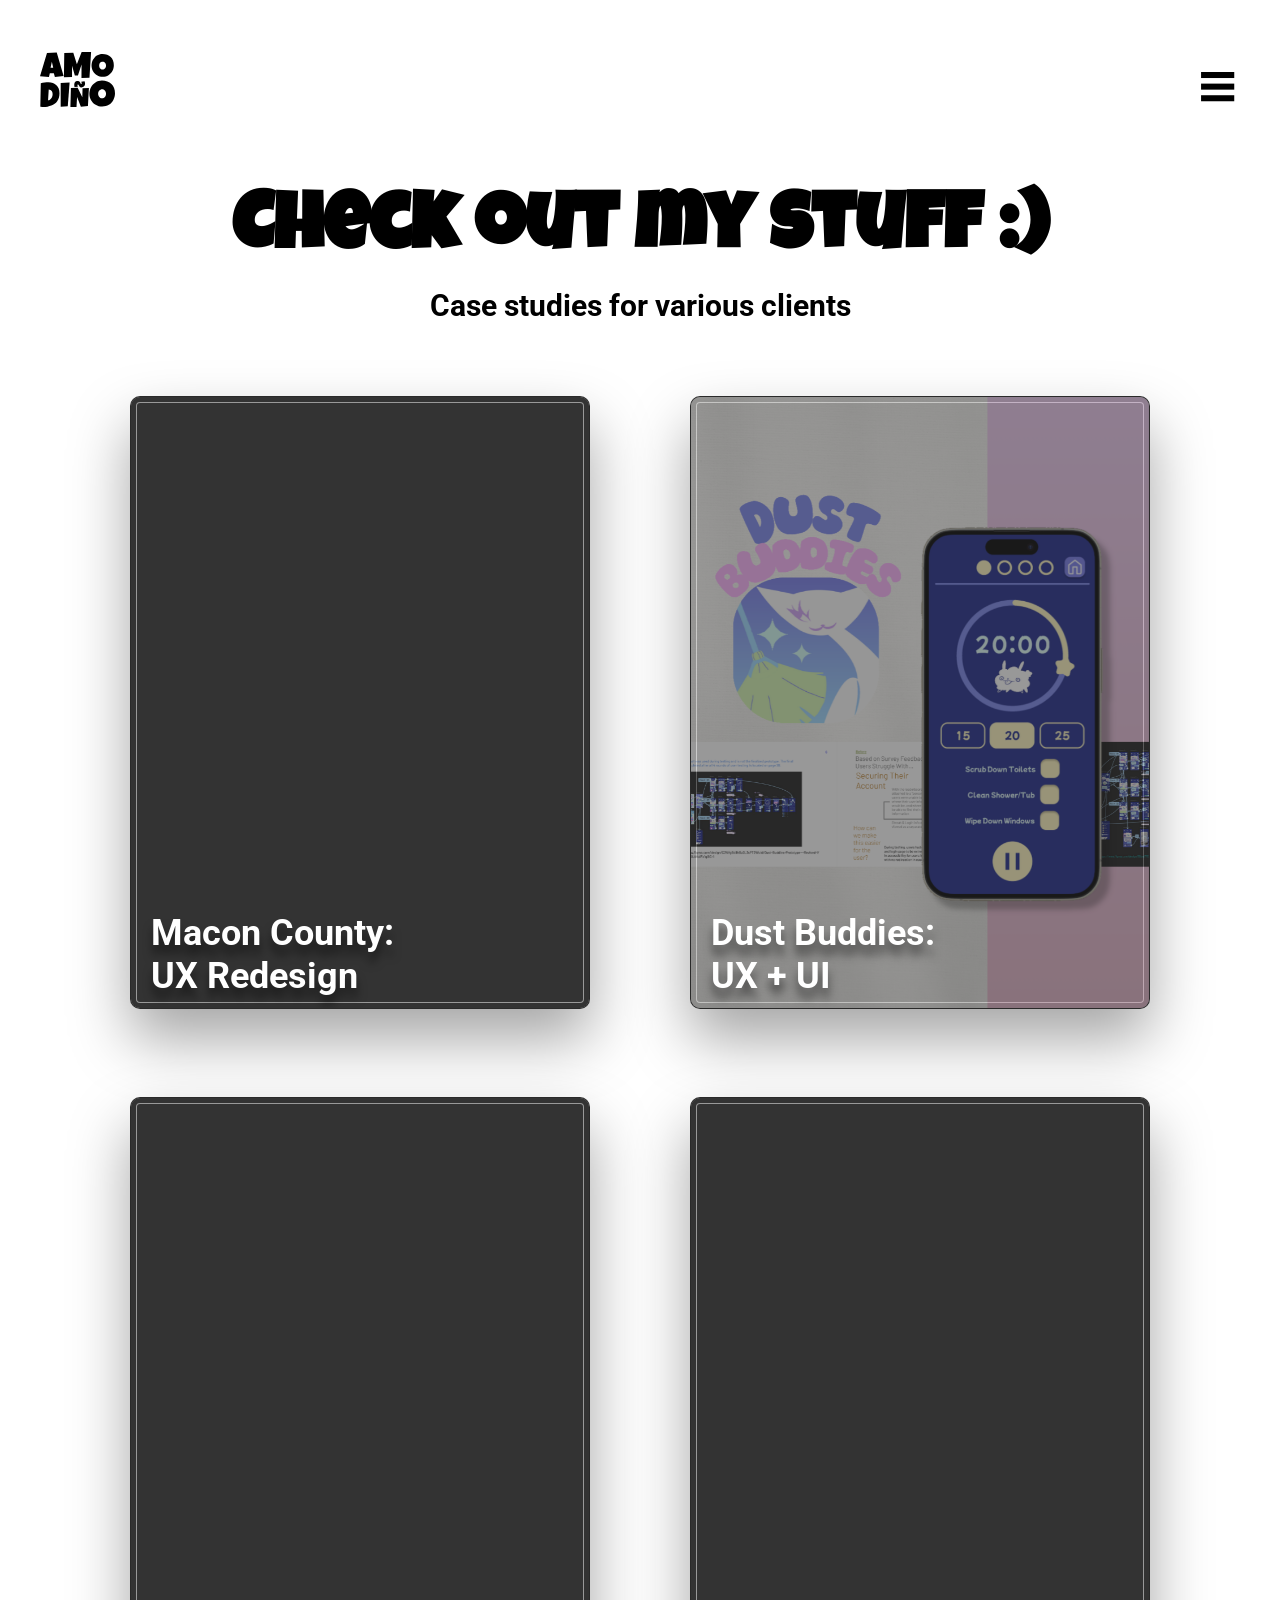
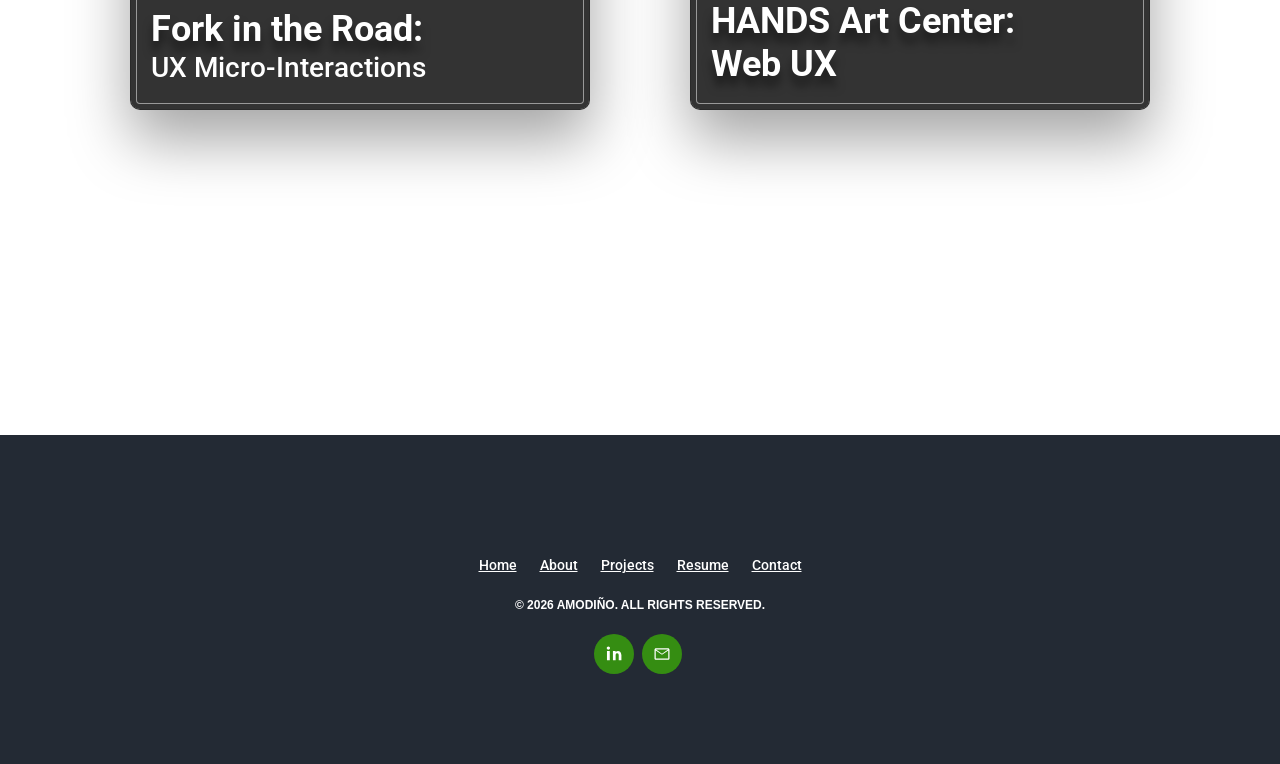
<file: projects/index.html>
﻿<!doctype html>
<html lang="en">
  <head>
    <meta charset="UTF-8">
    <meta name="viewport" content="width=device-width,initial-scale=1">
    <script>
      try {
        if (sessionStorage.getItem('pixelTransitionPending') === '1') {
          document.documentElement.classList.add('pixel-transition-preload');
        }
      } catch (e) {}
    </script>
    <meta
      name="description"
      content="Explore Amodiño: My UX project case studies, including web dev and motion interaction design.">
    <meta name="robots" content="index,follow">
    <meta name="theme-color" content="#ffffff">
    <meta property="og:type" content="website">
    <meta property="og:title" content="Amodino Projects">
    <meta
      property="og:description"
      content="Explore Amodiño: My UX project case studies, including web dev and motion interaction design.">
    <meta property="og:url" content="./">
    <meta property="og:image" content="../images/amodino-logo.svg">
    <meta name="twitter:card" content="summary_large_image">
    <meta name="twitter:title" content="Amodino Projects">
    <meta
      name="twitter:description"
      content="Explore Amodiño: My UX project case studies, including web dev and motion interaction design.">
    <meta name="twitter:image" content="../images/amodino-logo.svg">
    <link rel="canonical" href="./">
    <link rel="icon" href="../images/amodino-logo.svg">
    <link rel="preconnect" href="https://fonts.googleapis.com">
    <link rel="preconnect" href="https://fonts.gstatic.com" crossorigin>
    <link rel="preconnect" href="https://images.unsplash.com" crossorigin>
    <link rel="preconnect" href="https://picsum.photos" crossorigin>
    <link rel="preconnect" href="https://cdn.wallpapersafari.com" crossorigin>
    <link
      href="https://fonts.googleapis.com/css2?family=Luckiest+Guy&family=Roboto:wght@700&display=swap"
      rel="stylesheet">
    <link rel="preconnect" href="https://cdn.jsdelivr.net" crossorigin>
    <link
      href="https://cdn.jsdelivr.net/npm/bootstrap@5.3.8/dist/css/bootstrap.min.css"
      rel="stylesheet"
      integrity="sha384-sRIl4kxILFvY47J16cr9ZwB07vP4J8+LH7qKQnuqkuIAvNWLzeN8tE5YBujZqJLB"
      crossorigin="anonymous">
    <link rel="stylesheet" href="../stylesheet/styles.css">
    <script type="application/ld+json">
      {
        "@context": "https://schema.org",
        "@type": "CollectionPage",
        "name": "Amodiño Projects",
        "description": "Enjoying the truly important things in life. Looking for a web designer near you? See my personal portfolio, including various graphic and Web UX/UI design work.",
        "url": "./",
        "publisher": {
          "@type": "Person",
          "brand": {
            "@type": "Brand",
            "name": "Amodiño"
          }
        }
      }
    </script>
    <title>Amodiño - Projects</title>
  </head>
  <body class="d-flex flex-column min-vh-100 projects-page">
    <a class="skip-link" href="#main-content">Skip to main content</a>
    <div id="nav-home-hero-asset-root" class="nav-home-hero-asset">
      <button
        id="menu-toggle"
        class="nav-menu"
        aria-label="Open menu"
        aria-expanded="false"
        aria-controls="full-menu"
      >
        <svg
          class="menu-icon"
          viewBox="0 0 35 31"
          xmlns="http://www.w3.org/2000/svg"
          aria-hidden="true"
          focusable="false"
        >
          <rect x="0" y="0" width="34.2857143" height="6.23376623"></rect>
          <rect x="0" y="12" width="34.2857143" height="6.23376623"></rect>
          <rect x="0" y="24" width="34.2857143" height="6.23376623"></rect>
        </svg>
      </button>
      <div id="full-menu" class="full-menu-wrapper" aria-hidden="true">
        <button
          id="menu-close"
          type="button"
          aria-label="Close menu"
          class="close-menu"
        >
          <svg
            class="close-icon"
            viewBox="0 0 30 30"
            xmlns="http://www.w3.org/2000/svg"
            aria-hidden="true"
            focusable="false"
          >
            <rect
              x="14"
              y="-4"
              width="6"
              height="38"
              transform="rotate(45 17 15)"
            ></rect>
            <rect
              x="14"
              y="-4"
              width="6"
              height="38"
              transform="rotate(-45 17 15)"
            ></rect>
          </svg>
        </button>
        <div class="full-menu-sm-wrapper">
          <a
            href="https://www.linkedin.com/in/jessica-perlin-b281b030b/"
            target="_blank"
            class="sm-wrapper w-inline-block"
            rel="noopener noreferrer"
            aria-label="LinkedIn (opens in new tab)"
          >
            <svg
              class="social-icon"
              viewBox="0 0 24 24"
              aria-hidden="true"
              focusable="false"
            >
              <path
                d="M6.94 8.5H3.56V19.5H6.94V8.5ZM5.25 3C4.17 3 3.3 3.88 3.3 4.95C3.3 6.02 4.17 6.9 5.25 6.9C6.32 6.9 7.2 6.02 7.2 4.95C7.2 3.88 6.32 3 5.25 3ZM20.7 12.72C20.7 9.99 19.11 8.3 16.74 8.3C15.08 8.3 14.34 9.21 13.92 9.85V8.5H10.69L10.73 19.5H13.96V13.36C13.96 13.04 13.98 12.73 14.08 12.51C14.33 11.88 14.91 11.23 15.88 11.23C17.15 11.23 17.66 12.19 17.66 13.61V19.5H20.89V13.23L20.7 12.72Z"
                fill="currentColor"
              />
            </svg>
          </a>
          <a
            href="mailto:perlin.amodino@gmail.com"
            class="sm-wrapper w-inline-block"
            aria-label="Email perlin.amodino@gmail.com"
          >
            <svg
              class="social-icon"
              viewBox="0 0 24 24"
              aria-hidden="true"
              focusable="false"
            >
              <path
                d="M3 6.75C3 5.78 3.78 5 4.75 5H19.25C20.22 5 21 5.78 21 6.75V17.25C21 18.22 20.22 19 19.25 19H4.75C3.78 19 3 18.22 3 17.25V6.75ZM4.75 6.5L12 11.58L19.25 6.5H4.75ZM19.5 7.74L12.43 12.69C12.17 12.87 11.83 12.87 11.57 12.69L4.5 7.74V17.25C4.5 17.39 4.61 17.5 4.75 17.5H19.25C19.39 17.5 19.5 17.39 19.5 17.25V7.74Z"
                fill="currentColor"
              />
            </svg>
          </a>
        </div>
        <nav id="menu-links" aria-label="Main navigation">
          <a href="../" class="full-menu-link" data-pixel-transition>Home</a>
          <a href="./" class="full-menu-link" data-pixel-transition>Projects</a>
          <a href="../about/" class="full-menu-link" data-pixel-transition>About</a>
          <a href="./Dust-Buddies-Project/" class="full-menu-link"
             href="../downloads/Jessica-Perlin-User-Experience-Design.pdf" class="full-menu-link" download data-pixel-transition>Resume</a
          >
          <a href="../contacts/" class="full-menu-link" data-pixel-transition>Contact</a>
        </nav>
        <div id="menu-contact" class="center">
          <div class="grey-txt">Loving the details?</div>
          <a href="mailto:perlin.amodino@gmail.com" class="full-menu-small-link"
            >perlin.amodino@gmail.com</a
          >
        </div>
      </div>
      <a
        href="../"
        class="nav_logo-wrapper w-inline-block"
        aria-label="Amodino home"
       data-pixel-transition>
        <img
          src="../images/amodino-logo.svg"
          loading="eager"
          decoding="async"
          width="100"
          height="74"
          alt="Amodino Logo">
      </a>
    </div>
    <header class="mb-5">
      <h1 class="title pt-4">Check out my stuff :)</h1>
      <h2 class="subtitle">Case studies for various clients</h2>
    </header>
    <main id="main-content" class="container project-card-grid pt-3 pb-4">
      <div class="row g-3 justify-content-center">
        <div class="col-12 col-md-6 d-flex">
          <a
            href="./Macon-County-Project/"
            class="card-wrap"
            aria-label="Macon County - UX Design"
           data-pixel-transition>
            <div class="card">
              <div
                class="card-bg"
              >
                <video
                  class="card-bg-video"
                  autoplay
                  loop
                  muted
                  playsinline
                  preload="metadata"
                  aria-hidden="true"
                >
                  <source src="../images/Macon-Reel.mp4" type="video/mp4">
                </video>
              </div>
              <div class="card-info">
                <h2 class="text-start">Macon County:<br>UX Redesign</h2>
                <p class="text-start">
                  Explore how a full UX and web design refresh improved clarity,
                  accessibility, and navigation for Macon County's public
                  website.
                </p>
              </div>
            </div>
          </a>
        </div>
        <div class="col-12 col-md-6 d-flex">
          <a
            href="./Dust-Buddies-Project/"
            class="card-wrap"
            aria-label="Dust Buddies - Figma"
           data-pixel-transition>
            <div class="card">
              <div
                class="card-bg"
              >
            <img
                class="card-bg-video"
                src="../images/Dust Buddies Citations.png"
                alt="User Feedback"
                loading="lazy"></div>
              <div class="card-info">
                <h2 class="text-start">Dust Buddies:<br>UX + UI</h2>
                <p class="text-start">
                  See the UX strategy, interaction flows, and interface design
                  system behind this custom app concept in active development.
                </p>
              </div>
            </div>
          </a>
        </div>
        <div class="col-12 col-md-6 d-flex">
          <a
            href="./Fork-in-the-road-project/"
            class="card-wrap"
            aria-label="Fork in the Road - Micro-interactions"
           data-pixel-transition>
            <div class="card">
              <div
                class="card-bg"
              >
                <video
                  class="card-bg-video"
                  autoplay
                  loop
                  muted
                  playsinline
                  preload="metadata"
                  aria-hidden="true"
                >
                  <source src="../images/fork-reel.mp4" type="video/mp4">
                </video>
              </div>
              <div class="card-info">
                <h2 class="text-start">Fork in the Road:</h2>
                <h3 class="text-start">UX Micro-Interactions</h3>
                <p class="text-start">
                  Review the motion and interaction design work that supports
                  wayfinding, feedback, and usability in a farm-to-table
                  shopping experience.
                </p>
              </div>
            </div>
          </a>
        </div>
        <div class="col-12 col-md-6 d-flex">
          <a
            href="./hands-project/"
            class="card-wrap"
            aria-label="HANDS Art Center - Agile"
           data-pixel-transition>
            <div class="card">
              <div
                class="card-bg"
                
              >
            <video
                  class="card-bg-video"
                  autoplay
                  loop
                  muted
                  playsinline
                  preload="metadata"
                  aria-hidden="true"
                >
                  <source src="../images/Aesthetic Laptop Mockup Instagram Post.mp4" type="video/mp4">
                </video></div>
              <div class="card-info">
                <h2 class="text-start">HANDS Art Center:<br>Web UX</h2>
                <p class="text-start">
                  Dive into the UX research, content structure, and responsive
                  web design decisions used to modernize the HANDS Art Center
                  experience.
                </p>
              </div>
            </div>
          </a>
        </div>
      </div>
    </main>
    <footer>
      <div class="footer">
        <div class="container">
          <div class="row text-center">
            <div class="col-12">
              <div class="footer_menu">
                <ul>
                  <li><a data-pixel-transition href="../">Home</a></li>
                  <li><a data-pixel-transition href="../about/">About</a></li>
                  <li><a data-pixel-transition href="./">Projects</a></li>
                  <li><a data-pixel-transition href="../downloads/Jessica-Perlin-User-Experience-Design.pdf" download>Resume</a></li>
                  <li><a data-pixel-transition href="../contacts/">Contact</a></li>
                </ul>
              </div>
              <div class="footer_copyright">
                <p>© 2026 Amodiño. All Rights Reserved.</p>
              </div>
              <div class="footer_profile">
                <ul>
                  <li>
                    <a
                      href="https://www.linkedin.com/in/jessica-perlin-b281b030b/"
                      target="_blank"
                      rel="noopener noreferrer"
                      aria-label="LinkedIn"
                      ><svg
                        class="social-icon"
                        viewBox="0 0 24 24"
                        aria-hidden="true"
                        focusable="false"
                      >
                        <path
                          d="M6.94 8.5H3.56V19.5H6.94V8.5ZM5.25 3C4.17 3 3.3 3.88 3.3 4.95C3.3 6.02 4.17 6.9 5.25 6.9C6.32 6.9 7.2 6.02 7.2 4.95C7.2 3.88 6.32 3 5.25 3ZM20.7 12.72C20.7 9.99 19.11 8.3 16.74 8.3C15.08 8.3 14.34 9.21 13.92 9.85V8.5H10.69L10.73 19.5H13.96V13.36C13.96 13.04 13.98 12.73 14.08 12.51C14.33 11.88 14.91 11.23 15.88 11.23C17.15 11.23 17.66 12.19 17.66 13.61V19.5H20.89V13.23L20.7 12.72Z"
                          fill="currentColor"
                        /></svg
                    ></a>
                  </li>
                  <li>
                    <a
                      href="mailto:perlin.amodino@gmail.com"
                      aria-label="Email perlin.amodino@gmail.com"
                      ><svg
                        class="social-icon"
                        viewBox="0 0 24 24"
                        aria-hidden="true"
                        focusable="false"
                      >
                        <path
                          d="M3 6.75C3 5.78 3.78 5 4.75 5H19.25C20.22 5 21 5.78 21 6.75V17.25C21 18.22 20.22 19 19.25 19H4.75C3.78 19 3 18.22 3 17.25V6.75ZM4.75 6.5L12 11.58L19.25 6.5H4.75ZM19.5 7.74L12.43 12.69C12.17 12.87 11.83 12.87 11.57 12.69L4.5 7.74V17.25C4.5 17.39 4.61 17.5 4.75 17.5H19.25C19.39 17.5 19.5 17.39 19.5 17.25V7.74Z"
                          fill="currentColor"
                        /></svg
                    ></a>
                  </li>
                </ul>
              </div>
            </div>
          </div>
        </div>
      </div>
      <script defer="defer" src="https://cdn.jsdelivr.net/npm/gsap@3/dist/gsap.min.js"></script>
      <script defer="defer" src="../script/pixel-transition.js"></script>
      <script defer="defer" src="../script/script.js"></script>
    </footer>
  </body>
</html>
</file>
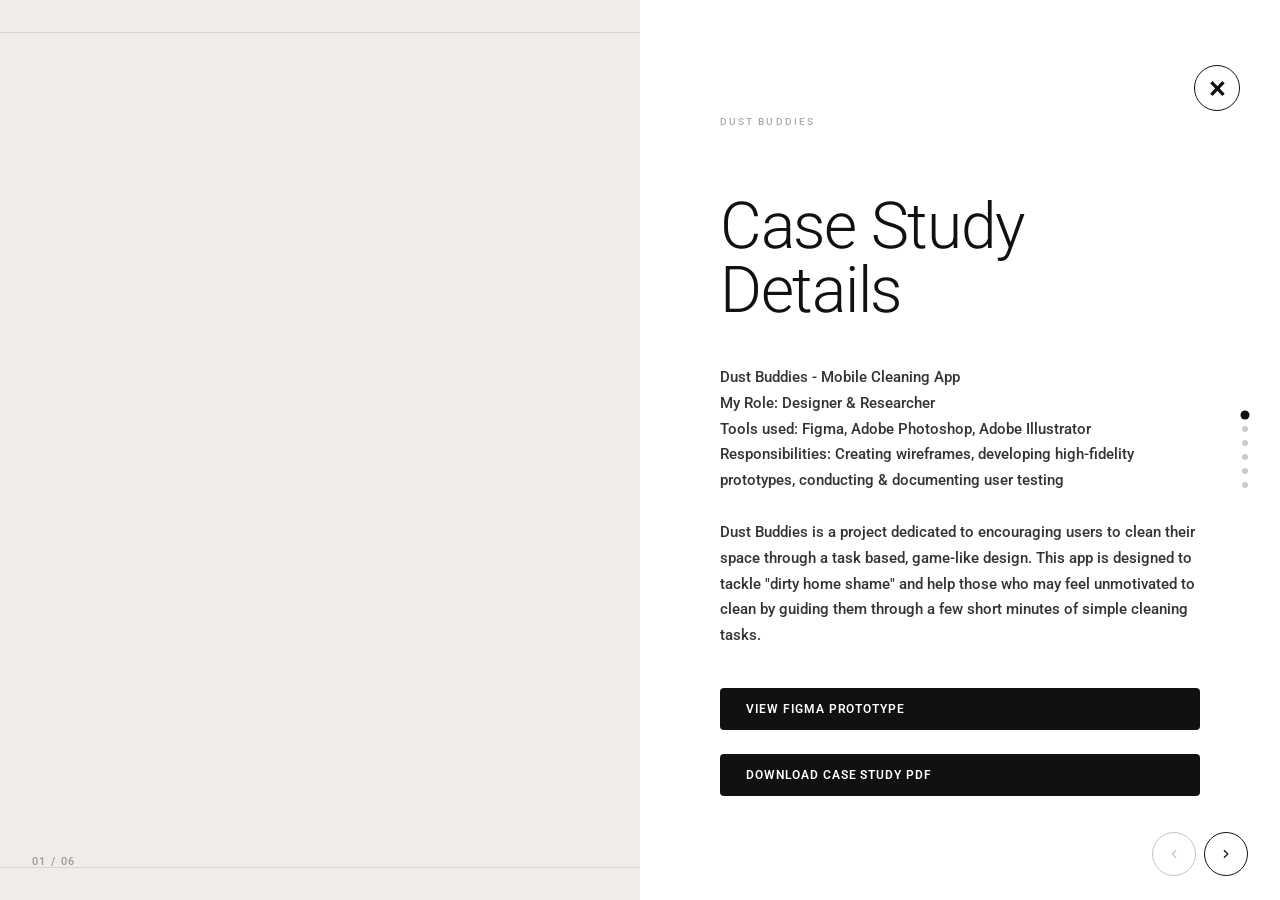
<file: projects/Dust-Buddies-Project/index.html>
﻿<!doctype html>
<html lang="en">
  <head>
    <meta charset="UTF-8">
    <meta name="viewport" content="width=device-width,initial-scale=1">
    <script>
      try {
        if (sessionStorage.getItem('pixelTransitionPending') === '1') {
          document.documentElement.classList.add('pixel-transition-preload');
        }
      } catch (e) {}
    </script>
    <meta
      name="description"
      content="Dust Buddies case study from Amodino, including background, UX insights, recommendations, and outcomes.">
    <link rel="icon" href="../../images/amodino-logo.svg">
    <link rel="preconnect" href="https://fonts.googleapis.com">
    <link rel="preconnect" href="https://fonts.gstatic.com" crossorigin>
    <link
      href="https://fonts.googleapis.com/css2?family=Luckiest+Guy&family=Roboto:wght@700&display=swap"
      rel="stylesheet">
    <link rel="stylesheet" href="../../stylesheet/styles.css">
    <title>Amodino - Dust Buddies Project</title>
  </head>
  <body>
    <a class="skip-link" href="#main-content">Skip to main content</a>
    <a class="slider-close-link" href="../" aria-label="Back to Projects" title="Back to Projects" role="button" data-pixel-transition>&times;</a>
    <main id="main-content">
      <h1 class="visually-hidden">Dust Buddies Case Study</h1>
      <div
        class="slider"
        role="region"
        aria-label="Dust Buddies case study slides"
        aria-roledescription="carousel"
      >
        <div class="slider__track" id="track">
          <div
            class="slide"
            role="group"
            aria-roledescription="slide"
            aria-label="1 of 6 — Case Study Details"
          >
            <div class="slide__image-wrap slide__image-wrap--stacked">
             <iframe style="border: 1px solid rgba(0, 0, 0, 0.1);" width="800" height="850" src="https://embed.figma.com/proto/MO5DEDVIXPo4sOqCu3qZRp/Dust-Buddies-Prototype---Portfolio-Project?node-id=3-6&p=f&scaling=scale-down&content-scaling=fixed&page-id=0%3A1&starting-point-node-id=3%3A6&embed-host=share" allowfullscreen></iframe>
            </div>
            <div class="slide__content">
              <p class="slide__label">Dust Buddies</p>
              <h2 class="slide__title">Case Study Details</h2>
              <p class="slide__body">
                Dust Buddies - Mobile Cleaning App<br>
                My Role: Designer & Researcher<br>
                Tools used: Figma, Adobe Photoshop, Adobe Illustrator<br>
                Responsibilities: Creating wireframes, developing high-fidelity prototypes, conducting & documenting user testing<br>
                <br>Dust Buddies is a project dedicated to encouraging users to clean their space through a task based, 
                game-like design. This app is designed to tackle "dirty home shame" and help those who may feel unmotivated to 
                clean by guiding them through a few short minutes of simple cleaning tasks.
              </p>
              <a href="https://www.figma.com/proto/ZQbw77EAyqKeBQ1HOKph7x/Dust-Buddies-Prototype---Final?node-id=0-1&t=NlIZAQnnsyARfOH1-1" target="_blank" rel="noopener" class="slide__download-btn">View Figma Prototype</a>
              <a href="../../downloads/DUST BUDDIES FINAL PROJECT.pdf" download class="slide__download-btn">Download Case Study PDF</a>
            </div>
          </div>
          <div
            class="slide"
            role="group"
            aria-roledescription="slide"
            aria-label="2 of 6 — Project Background"
          >
            <div class="slide__image-wrap slide__image-wrap--stacked">
              <img
                class="slide__image"
                src="../../images/DB-userFlow.png"
                alt="Project Background"
                loading="lazy">
            </div>
            <div class="slide__content">
              <p class="slide__label">Dust Buddies</p>
              <h2 class="slide__title">Initial Concepts & User Flow</h2>
              <p class="slide__body">
                The Situation: Many users struggle with maintaining a clean living space due to lack of motivation, time constraints, 
                or emotional barriers. This often leads to feelings of "dirty home shame," where users feel embarrassed about the 
                state of their environment but are unable to consistently take action to clean it. <br><br>
                
                The Approach: Similar to the way fitness apps break down workouts into small, achievable tasks to motivate users to exercise regularly, 
                Dust Buddies aims to address this problem by providing a task-based, gamified approach to cleaning that encourages users to engage in short, manageable cleaning sessions.

              </p>
            </div>
          </div>
          <div
            class="slide"
            role="group"
            aria-roledescription="slide"
            aria-label="3 of 6 — Observations & Insights"
          >
            <div class="slide__image-wrap slide__image-wrap--stacked">
              <img
                class="slide__image"
                src="../../images/Dust-Buddies-Survey-Feedback-Before.png"
                alt="Before"
                loading="lazy">
              <img
                class="slide__image"
                src="../../images/Dust-Buddies-Survey-Feedback-After.png"
                alt="After"
                loading="lazy">
            </div>
            <div class="slide__content">
              <p class="slide__label">Dust Buddies</p>
              <h2 class="slide__title">Observations <br>& User Testing</h2>
              <p class="slide__body">
                Four types of user testing (Lynssa, Maze, Monitored, Unmonitored) have been performed 
                to hone the user flow based on the natural needs of the user, so Dust Buddies can sit comfortably 
                within their daily routine.<br><br>
                
                According to local research, Users tend to struggle with finding time and purpose to clean. 63.7% of 
                users feel the effects of "Dirty Home Shame" when outsiders perceive their living space, yet only 45.5% 
                of those users state that they don't clean as regularly as they would prefer due to factors like time or emotional burdens.
              </p>
            </div>
          </div>
          <div
            class="slide"
            role="group"
            aria-roledescription="slide"
            aria-label="4 of 6 — Recommendations"
          >

                      <div class="slide__image-wrap slide__image-wrap--stacked">
              <img
                class="slide__image"
                src="../../images/Dust-Buddies-Lofi.png"
                alt="Before"
                loading="lazy">
              <img
                class="slide__image"
                src="../../images/Dust-Buddies.png"
                alt="After"
                loading="lazy">
            </div>
            <div class="slide__content">
              <p class="slide__label">Dust Buddies</p>
              <h2 class="slide__title">Prototype Development</h2>
              <p class="slide__body">
                The app's flow and navigation needed to be reworked and refined to ensure it had been designed to help the user feel engaged with the task. 
                After multiple tests and surveys, I was able to hone in on difficult areas of the user flow that were causing friction, and as a result, the current design reduces confusion and removes distractions, 
                letting the users focus on what they want to use the app for.
              </p>
            </div>
          </div>
          <div
            class="slide"
            role="group"
            aria-roledescription="slide"
            aria-label="5 of 6 — User Feedback"
          >
            <div class="slide__image-wrap slide__image-wrap--stacked">
              <img
                class="slide__image"
                src="../../images/Dust-Buddies-Affinity-Diagram.png"
                alt="User Feedback"
                loading="lazy">
            </div>
            <div class="slide__content">
              <p class="slide__label">Dust Buddies</p>
              <h2 class="slide__title">Results</h2>
              <p class="slide__body">
                Text, layout, and navigation were all improved in small increments that made an impactful
                difference in the app's development. As a result of the overall development,  Users reported feeling more confident and satisfied with the app experience, noting that the improvements made it easier to navigate and engage with the cleaning tasks, 
                ultimately helping them integrate Dust Buddies into their daily routines more seamlessly.<br><br>

                This information gathered through the development phase allowed me to identify what worked well and what needed further refinement, 
                which resulted in giving Dust Buddies a strong foundation for continued growth and user satisfaction.

               
              </p>
            </div>
          </div>
          <div
            class="slide"
            role="group"
            aria-roledescription="slide"
            aria-label="6 of 6 — Citations"
          >
            <div class="slide__image-wrap">
              <img class="slide__image" src="../../images/Dust Buddies Citations.png" alt="Citations" loading="lazy">
            </div>
            <div class="slide__content">
              <p class="slide__label">Dust Buddies</p>
              <h2 class="slide__title">Citations</h2>
              <p class="slide__body">
                <strong>All Character Figure Assets:</strong> Illustrated By Jessica Perlin<br><br><strong>Assets Used In The Background Image of Bathroom, Bedroom, and Kitchen:</strong> Dany Santos from Canva under Canva's Free Content License Agreement<br><br><strong>Photography of Bedroom:</strong> Photo by Monica Silvestre from Pexels: <a href="https://www.pexels.com/photo/photography-of-bedroom-1034584/" target="_blank" rel="noopener">https://www.pexels.com/photo/photography-of-bedroom-1034584/</a>
              </p>
            </div>
          </div>
        </div>
        <div
          class="slider__counter"
          aria-live="polite"
          aria-atomic="true"
          id="counter"
        >
          01 / 06
        </div>
<nav class="slider__nav" aria-label="Slider controls">
          <button
            class="slider__btn"
            id="prev"
            aria-label="Previous slide"
            disabled="disabled"
          >
            <svg
              width="14"
              height="14"
              viewBox="0 0 24 24"
              fill="none"
              aria-hidden="true"
            >
              <path
                d="M15 18l-6-6 6-6"
                stroke="currentColor"
                stroke-width="2"
                stroke-linecap="round"
                stroke-linejoin="round"
              />
            </svg>
          </button>
          <button class="slider__btn" id="next" aria-label="Next slide">
            <svg
              width="14"
              height="14"
              viewBox="0 0 24 24"
              fill="none"
              aria-hidden="true"
            >
              <path
                d="M9 18l6-6-6-6"
                stroke="currentColor"
                stroke-width="2"
                stroke-linecap="round"
                stroke-linejoin="round"
              />
            </svg>
          </button>
        </nav>
        <div
          class="slider__dots"
          role="tablist"
          aria-label="Slide indicators"
          id="dots"
        ></div>
      </div>
    </main>
    <script>
      (function () {
        const track = document.getElementById("track");
        const prev = document.getElementById("prev");
        const next = document.getElementById("next");
        const counter = document.getElementById("counter");
        const dotsEl = document.getElementById("dots");
        const slides = track.querySelectorAll(".slide");
        const total = slides.length;
        let current = 0;

        slides.forEach((_, i) => {
          const d = document.createElement("button");
          d.className = "slider__dot" + (i === 0 ? " active" : "");
          d.setAttribute("role", "tab");
          d.setAttribute("aria-label", "Go to product " + (i + 1));
          d.setAttribute("aria-selected", i === 0 ? "true" : "false");
          d.addEventListener("click", () => goTo(i));
          dotsEl.appendChild(d);
        });

        function pad(n) {
          return String(n).padStart(2, "0");
        }

        function goTo(index) {
          current = Math.max(0, Math.min(index, total - 1));
          track.style.transform = "translateX(-" + current * 100 + "%)";
          counter.textContent = pad(current + 1) + " / " + pad(total);
          prev.disabled = current === 0;
          next.disabled = current === total - 1;
          dotsEl.querySelectorAll(".slider__dot").forEach(function (d, i) {
            d.classList.toggle("active", i === current);
            d.setAttribute("aria-selected", i === current ? "true" : "false");
          });
          slides.forEach(function (s, i) {
            s.setAttribute("aria-hidden", i !== current ? "true" : "false");
          });
        }

        prev.addEventListener("click", () => goTo(current - 1));
        next.addEventListener("click", () => goTo(current + 1));

        var scrollCooldown = false;
        document.addEventListener(
          "wheel",
          function (e) {
            if (scrollCooldown) return;
            scrollCooldown = true;
            e.deltaY > 0 ? goTo(current + 1) : goTo(current - 1);
            setTimeout(function () {
              scrollCooldown = false;
            }, 800);
          },
          { passive: true },
        );

        document.addEventListener("keydown", function (e) {
          if (e.key === "ArrowDown" || e.key === "ArrowRight")
            goTo(current + 1);
          if (e.key === "ArrowUp" || e.key === "ArrowLeft") goTo(current - 1);
        });

        var touchStartX = 0;
        track.addEventListener(
          "touchstart",
          function (e) {
            touchStartX = e.touches[0].clientX;
          },
          { passive: true },
        );
        track.addEventListener("touchend", function (e) {
          var diff = touchStartX - e.changedTouches[0].clientX;
          if (Math.abs(diff) > 50)
            diff > 0 ? goTo(current + 1) : goTo(current - 1);
        });

        goTo(0);
      })();
    </script>
    <script defer="defer" src="https://cdn.jsdelivr.net/npm/gsap@3/dist/gsap.min.js"></script>
    <script defer="defer" src="../../script/pixel-transition.js"></script>
  </body>
</html>
</file>
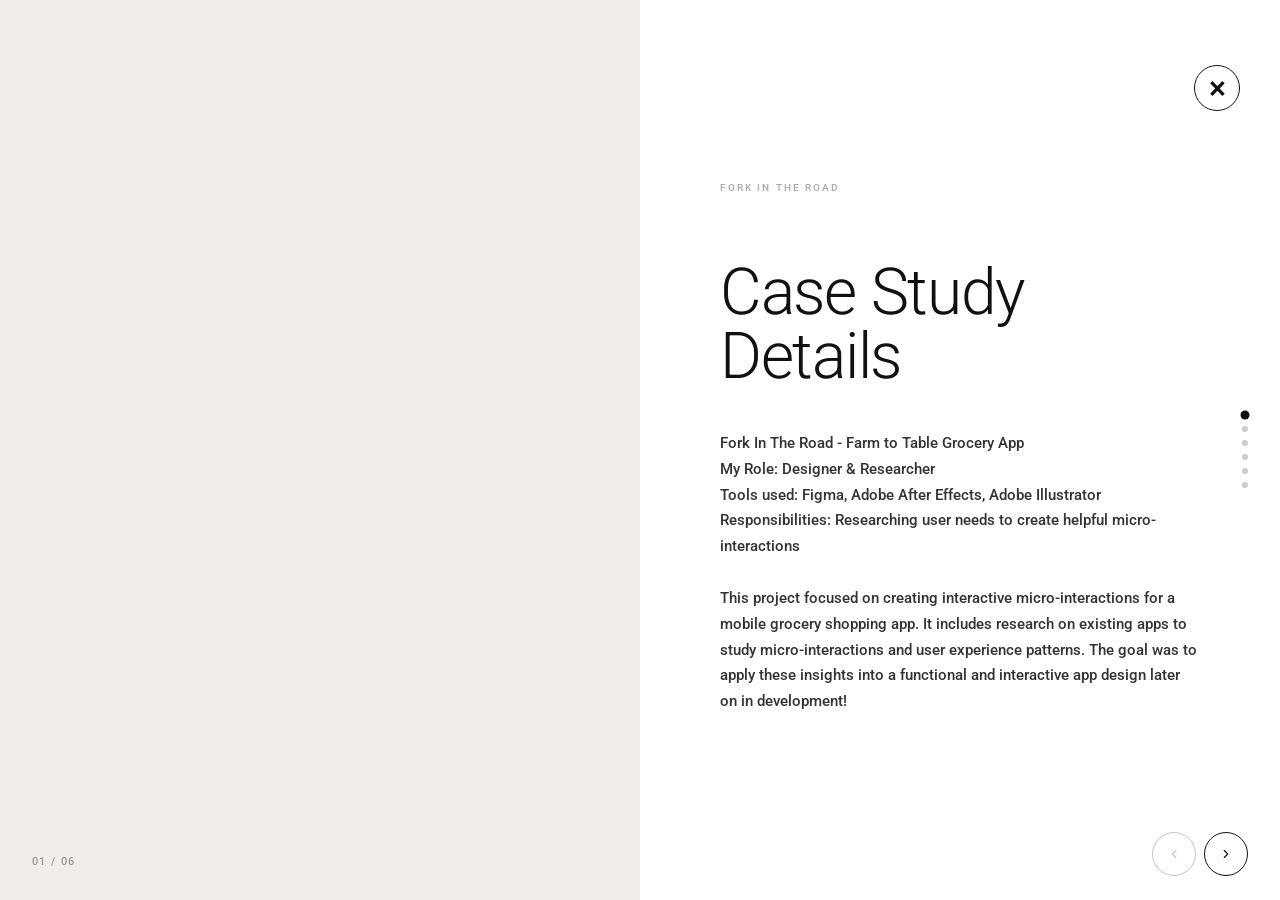
<file: projects/Fork-in-the-road-project/index.html>
﻿<!doctype html>
<html lang="en">
  <head>
    <meta charset="UTF-8">
    <meta name="viewport" content="width=device-width,initial-scale=1">
    <script>
      try {
        if (sessionStorage.getItem('pixelTransitionPending') === '1') {
          document.documentElement.classList.add('pixel-transition-preload');
        }
      } catch (e) {}
    </script>
    <meta
      name="description"
      content="Fork in the Road case study from Amodino, including background, UX insights, recommendations, and outcomes.">
    <link rel="icon" href="../../images/amodino-logo.svg">
    <link rel="preconnect" href="https://fonts.googleapis.com">
    <link rel="preconnect" href="https://fonts.gstatic.com" crossorigin>
    <link
      href="https://fonts.googleapis.com/css2?family=Luckiest+Guy&family=Roboto:wght@700&display=swap"
      rel="stylesheet">
    <link rel="stylesheet" href="../../stylesheet/styles.css">
    <title>Amodino - Fork in the Road Project</title>
  </head>
  <body>
    <a class="skip-link" href="#main-content">Skip to main content</a>
    <a class="slider-close-link" href="../" aria-label="Back to Projects" title="Back to Projects" role="button" data-pixel-transition>&times;</a>
    <main id="main-content">
      <h1 class="visually-hidden">Fork in the Road Case Study</h1>
      <div
        class="slider"
        role="region"
        aria-label="Fork in the Road case study slides"
        aria-roledescription="carousel"
      >
        <div class="slider__track" id="track">
          <div
            class="slide"
            role="group"
            aria-roledescription="slide"
            aria-label="1 of 6 — Case Study Details"
          >
            <div class="slide__image-wrap">
              <video autoplay loop muted
                class="slide__image"
                src="../../images/fork-reel.mp4"
                alt="Case Study Details"
                loading="eager">
            </div>
            <div class="slide__content">
              <p class="slide__label">Fork in the Road</p>
              <h2 class="slide__title">Case Study Details</h2>
              <p class="slide__body">
                Fork In The Road - Farm to Table Grocery App<br>
                My Role: Designer & Researcher<br>
                Tools used: Figma, Adobe After Effects, Adobe Illustrator<br>
                Responsibilities: Researching user needs to create helpful micro-interactions<br><br>
                This project focused on creating interactive micro-interactions for a mobile grocery shopping app. It includes research on existing apps to study 
                micro-interactions and user experience patterns. The goal was to apply these insights into a functional and interactive app 
                design later on in development!
              </p>
            </div>
          </div>
          <div
            class="slide"
            role="group"
            aria-roledescription="slide"
            aria-label="2 of 6 — Project Background"
          >
            <div class="slide__image-wrap">
              <img
                class="slide__image"
                src="../../images/perlin_thumbnail_sketches.jpg"
                alt="Project Background"
                loading="lazy">
            </div>
            <div class="slide__content">
              <p class="slide__label">Fork in the Road</p>
              <h2 class="slide__title">Project Background</h2>
              <p class="slide__body">
                The Situation: This simple home page design was created as a starting point for a local business, but stakeholders complained about how the the app felt static, making the overall brand feel unreliable.
                 Stakeholders requested an app that feels modern and organic, but not sterile. The goal was to create a more engaging and interactive experience that would make the app feel more dynamic and enjoyable to use.
                 I conducted research on commonly used apps to understand how micro-interactions improve 
                usability. 
              </p>
            </div>
          </div>
          <div
            class="slide"
            role="group"
            aria-roledescription="slide"
            aria-label="3 of 6 — The Task At Hand"
          >
            <div class="slide__image-wrap">
              <img
                class="slide__image"
                src="../../images/perlin_mindmap.png"
                alt="Observations & Insights"
                loading="lazy">
            </div>
            <div class="slide__content">
              <p class="slide__label">Fork in the Road</p>
              <h2 class="slide__title">The Task At Hand</h2>
              <p class="slide__body">
                 My task was to prototype small animations in Adobe XD and After Effects, such as through interaction with the shopping card, or nagivating to the search bar.
              The process involved sketching, wireframing, and prototyping to create a functional and engaging animations to pair with haptics and sound design in the future.
                  I considered using button-tap feedback and visual momentum inspired by video game consoles from the 2000's to improve usability and engagement. 
                </p>
            </div>
          </div>
          <div
            class="slide"
            role="group"
            aria-roledescription="slide"
            aria-label="4 of 6 — Action Plan"
          >
            <div class="slide__image-wrap">
              <video autoplay loop muted
                class="slide__image"
                src="../../images/perlin-touchappdesign.mp4"
                alt="User Feedback"
                loading="lazy">
            </div>
            <div class="slide__content">
              <p class="slide__label">Fork in the Road</p>
              <h2 class="slide__title">Action Plan</h2>
              <p class="slide__body">
                Further iterations incorporated subtle micro-interactions like tap animations, swipe transitions, and animated menus. Keeping the layout 
                simple and focused on key features to avoid distractions was a main priority. For example, a swipe gesture was added to the shopping cart icon for easy access, 
                and buttons were designed with bounce effects to provide tactile feedback. Search bars would expand when focused on to reveal needed information only when needed at that time.
              </p>
            </div>
          </div>
          <div
            class="slide"
            role="group"
            aria-roledescription="slide"
            aria-label="5 of 6 — Feedback & Results"
          >
            <div class="slide__image-wrap">
              <img
                class="slide__image"
                src="../../images/fork-feedback.png"
                alt="User Feedback"
                loading="lazy">
            </div>
            <div class="slide__content">
              <p class="slide__label">Fork in the Road</p>
              <h2 class="slide__title">Feedback & Results</h2>
              <p class="slide__body">
                Users during testing would benefit from immediate visual feedback, such as button animations and responsive transitions. 
                Features like swipe navigation and interactive menus made the experience feel smoother and more intuitive. 
                After a few rounds of testing, I discovered that users could benefit from a more simplified layout that could 
                fit on various screen sizes, so a more mobile-friendly design was prototyped and tested in Figma upon the stakeholder's request.
                The client was able to see their brand visualized in a more cleaner way, and the micro-interactions added a layer of polish that made the app feel enjoyable to use, 
                letting them walk away with a stronger vision for their brand.
              </p>
            </div>
          </div>
          <div
            class="slide"
            role="group"
            aria-roledescription="slide"
            aria-label="6 of 6 — Citations"
          >
            <div class="slide__image-wrap">
              <video autoplay loop muted
                class="slide__image"
                src="../../images/fork-in-road-animation.mp4"
                alt="User Feedback"
                loading="lazy">
            </div>
            <div class="slide__content">
              <p class="slide__label">Fork in the Road</p>
              <h2 class="slide__title">Citations</h2>
              <a href="../../downloads/Fork in the Road Citations.pdf" download class="slide__download-btn">Download Citations PDF</a>
            </div>
          </div>
        </div>
        <div
          class="slider__counter"
          aria-live="polite"
          aria-atomic="true"
          id="counter"
        >
          01 / 06
        </div>
<nav class="slider__nav" aria-label="Slider controls">
          <button
            class="slider__btn"
            id="prev"
            aria-label="Previous slide"
            disabled="disabled"
          >
            <svg
              width="14"
              height="14"
              viewBox="0 0 24 24"
              fill="none"
              aria-hidden="true"
            >
              <path
                d="M15 18l-6-6 6-6"
                stroke="currentColor"
                stroke-width="2"
                stroke-linecap="round"
                stroke-linejoin="round"
              />
            </svg>
          </button>
          <button class="slider__btn" id="next" aria-label="Next slide">
            <svg
              width="14"
              height="14"
              viewBox="0 0 24 24"
              fill="none"
              aria-hidden="true"
            >
              <path
                d="M9 18l6-6-6-6"
                stroke="currentColor"
                stroke-width="2"
                stroke-linecap="round"
                stroke-linejoin="round"
              />
            </svg>
          </button>
        </nav>
        <div
          class="slider__dots"
          role="tablist"
          aria-label="Slide indicators"
          id="dots"
        ></div>
      </div>
    </main>
    <script>
      (function () {
        const track = document.getElementById("track");
        const prev = document.getElementById("prev");
        const next = document.getElementById("next");
        const counter = document.getElementById("counter");
        const dotsEl = document.getElementById("dots");
        const slides = track.querySelectorAll(".slide");
        const total = slides.length;
        let current = 0;

        slides.forEach((_, i) => {
          const d = document.createElement("button");
          d.className = "slider__dot" + (i === 0 ? " active" : "");
          d.setAttribute("role", "tab");
          d.setAttribute("aria-label", "Go to product " + (i + 1));
          d.setAttribute("aria-selected", i === 0 ? "true" : "false");
          d.addEventListener("click", () => goTo(i));
          dotsEl.appendChild(d);
        });

        function pad(n) {
          return String(n).padStart(2, "0");
        }

        function goTo(index) {
          current = Math.max(0, Math.min(index, total - 1));
          track.style.transform = "translateX(-" + current * 100 + "%)";
          counter.textContent = pad(current + 1) + " / " + pad(total);
          prev.disabled = current === 0;
          next.disabled = current === total - 1;
          dotsEl.querySelectorAll(".slider__dot").forEach(function (d, i) {
            d.classList.toggle("active", i === current);
            d.setAttribute("aria-selected", i === current ? "true" : "false");
          });
          slides.forEach(function (s, i) {
            s.setAttribute("aria-hidden", i !== current ? "true" : "false");
          });
        }

        prev.addEventListener("click", () => goTo(current - 1));
        next.addEventListener("click", () => goTo(current + 1));

        var scrollCooldown = false;
        document.addEventListener(
          "wheel",
          function (e) {
            if (scrollCooldown) return;
            scrollCooldown = true;
            e.deltaY > 0 ? goTo(current + 1) : goTo(current - 1);
            setTimeout(function () {
              scrollCooldown = false;
            }, 800);
          },
          { passive: true },
        );

        document.addEventListener("keydown", function (e) {
          if (e.key === "ArrowDown" || e.key === "ArrowRight")
            goTo(current + 1);
          if (e.key === "ArrowUp" || e.key === "ArrowLeft") goTo(current - 1);
        });

        var touchStartX = 0;
        track.addEventListener(
          "touchstart",
          function (e) {
            touchStartX = e.touches[0].clientX;
          },
          { passive: true },
        );
        track.addEventListener("touchend", function (e) {
          var diff = touchStartX - e.changedTouches[0].clientX;
          if (Math.abs(diff) > 50)
            diff > 0 ? goTo(current + 1) : goTo(current - 1);
        });

        goTo(0);
      })();
    </script>
    <script defer="defer" src="https://cdn.jsdelivr.net/npm/gsap@3/dist/gsap.min.js"></script>
    <script defer="defer" src="../../script/pixel-transition.js"></script>
  </body>
</html>
</file>
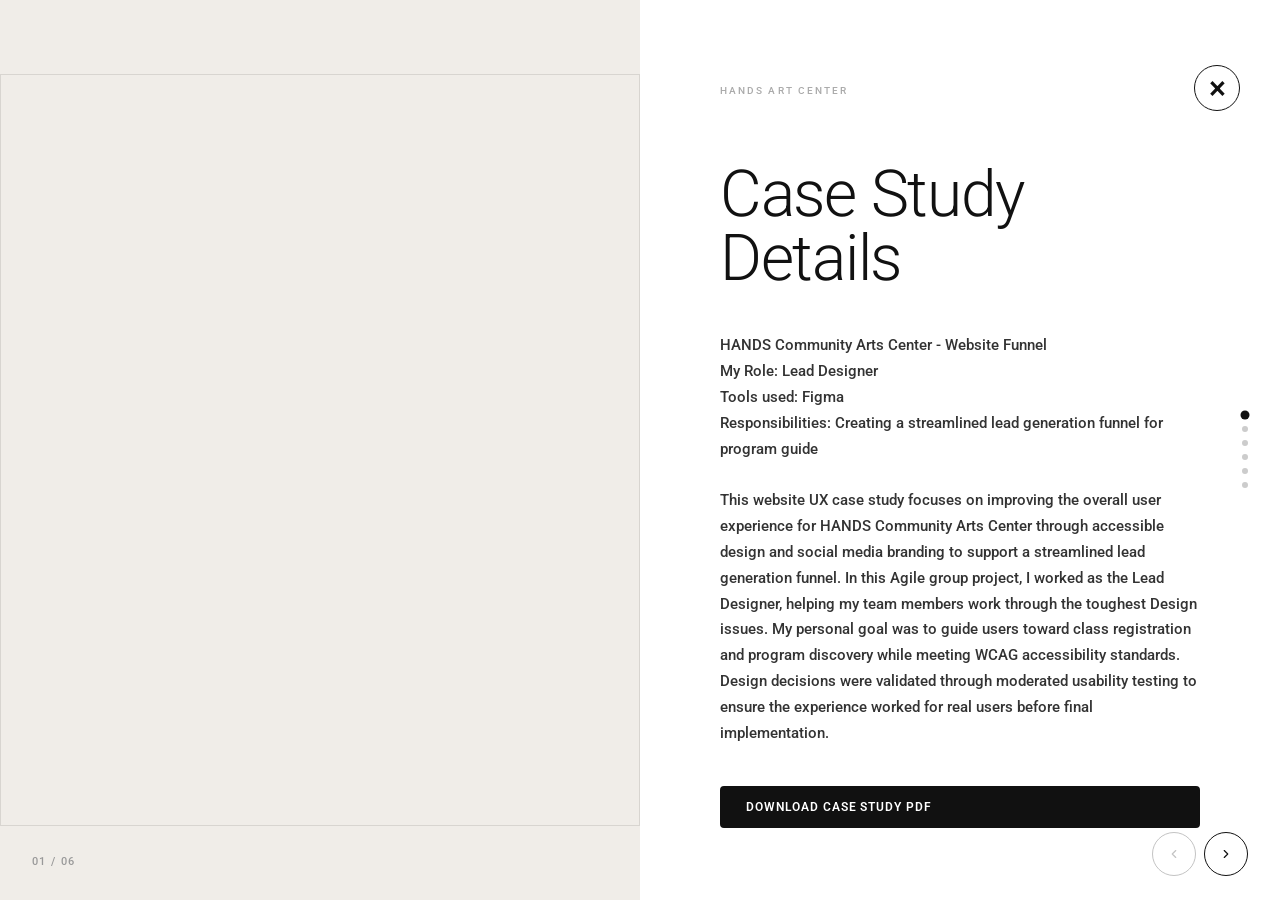
<file: projects/hands-project/index.html>
﻿<!doctype html>
<html lang="en">
  <head>
    <meta charset="UTF-8">
    <meta name="viewport" content="width=device-width,initial-scale=1">
    <script>
      try {
        if (sessionStorage.getItem('pixelTransitionPending') === '1') {
          document.documentElement.classList.add('pixel-transition-preload');
        }
      } catch (e) {}
    </script>
    <meta
      name="description"
      content="HANDS Art Center case study from Amodino, covering UX research insights, recommendations, and outcomes.">
    <link rel="icon" href="../../images/amodino-logo.svg">
    <link rel="preconnect" href="https://fonts.googleapis.com">
    <link rel="preconnect" href="https://fonts.gstatic.com" crossorigin>
    <link
      href="https://fonts.googleapis.com/css2?family=Luckiest+Guy&family=Roboto:wght@700&display=swap"
      rel="stylesheet">
    <link rel="stylesheet" href="../../stylesheet/styles.css">
    <title>Amodino - HANDS Art Center Project</title>
  </head>
  <body>
    <a class="skip-link" href="#main-content">Skip to main content</a>
    <a class="slider-close-link" href="../" aria-label="Back to Projects" title="Back to Projects" role="button" data-pixel-transition>&times;</a>
    <main id="main-content">
      <h1 class="visually-hidden">HANDS Art Center Case Study</h1>
      <div
        class="slider"
        role="region"
        aria-label="HANDS Art Center case study slides"
        aria-roledescription="carousel"
      >
        <div class="slider__track" id="track">
          <div
            class="slide"
            role="group"
            aria-roledescription="slide"
            aria-label="1 of 6 — Case Study Details"
          >
            <div class="slide__image-wrap">
              <iframe style="border: 1px solid rgba(0, 0, 0, 0.1);" width="800" height="750" src="https://embed.figma.com/proto/SAhy1GHkbVfvBjEAESaOk6/HANDS-Community-Arts-Center?node-id=509-367&p=f&scaling=scale-down&content-scaling=fixed&page-id=509%3A176&starting-point-node-id=509%3A367&embed-host=share" allowfullscreen></iframe>
            </div>
            <div class="slide__content">
              <p class="slide__label">HANDS Art Center</p>
              <h2 class="slide__title">Case Study Details</h2>
              <p class="slide__body">
                HANDS Community Arts Center - Website Funnel<br>
                My Role: Lead Designer<br>
                Tools used: Figma<br>
                Responsibilities: Creating a streamlined lead generation funnel for program guide<br><br>
                This website UX case study focuses on improving the overall user experience for HANDS Community 
                Arts Center through accessible design and social media branding to support a streamlined lead generation funnel. 
                In this Agile group project, I worked as the Lead Designer, helping my team members work through the toughest Design issues. 
                My personal goal was to guide users toward class registration and program discovery while meeting WCAG accessibility standards. Design decisions were validated through moderated usability testing to ensure the experience worked for real users before final implementation.
              </p>
              <a href="../../downloads/HANDS Community Arts Center - Final Group Presentation.pdf" download class="slide__download-btn">Download Case Study PDF</a>
            </div>
          </div>
          <div
            class="slide"
            role="group"
            aria-roledescription="slide"
            aria-label="2 of 6 — Project Background"
          >
            <div class="slide__image-wrap">
              <img
                class="slide__image"
                src="../../images/Stylesheet.png"
                alt="Project Background"
                loading="lazy">
            </div>
            <div class="slide__content">
              <p class="slide__label">HANDS Art Center</p>
              <h2 class="slide__title">Accessibility & Branding Considerations</h2>
              <p class="slide__body">
               The Situation: My group members needed help with creating a more accessible and user-friendly website 
               for HANDS Art Center, a local community arts organization. I needed to design an efficient lead generation funnel 
               that would guide users toward class registration and program discovery.<br>
               To ensure consistent branding, I created a style guide that included the HANDS Art Center's color palette, typography, and visual elements. 
               This style guide served as a reference for all design decisions, ensuring that the website maintained a cohesive and visually appealing 
               look while adhering to accessibility standards.
              </p>
            </div>
          </div>
          <div
            class="slide"
            role="group"
            aria-roledescription="slide"
            aria-label="3 of 6 — Initial Task & Lo-Fi Prototype"
          >
            <div class="slide__image-wrap slide__image-wrap--stacked">
              <img
                class="slide__image"
                src="../../images/hands-wireframe.png"
                alt="Before"
                loading="lazy">
            </div>
            <div class="slide__content">
              <p class="slide__label">HANDS Art Center</p>
              <h2 class="slide__title">Initial Task<br>& Lo-Fi Prototype</h2>
              <p class="slide__body">
              My Task was to develop the initial wireframes & prototypes using Figma. My group members had noticed I was able to
              work quickly and efficiently in a program I was very familiar with, so they worked together to provide consistent feedback 
              based on gathered research I could utilize in future iterations.<br>
              </p>
            </div>
          </div>
          <div
            class="slide"
            role="group"
            aria-roledescription="slide"
            aria-label="4 of 6 — Recommendations"
          >
            <div class="slide__image-wrap slide__image-wrap--stacked">
              <img
                class="slide__image"
                src="../../images/hands-hifi.png"
                alt="Recommendations"
                loading="lazy">
            </div>
            <div class="slide__content">
              <p class="slide__label">HANDS Art Center</p>
              <h2 class="slide__title">The Plan in Action</h2>
              <p class="slide__body">
I worked to create a lead generation funnel that moves users from discovery to conversion in as little as 3 clicks. 
The journey begins when a user lands on the HANDS website and downloads the seasonal program catalog. A pop-up will appear, asking for their email and enabling the user
to receive the catalog directly to their inbox. This allows the user to easily access the catalog while also providing HANDS with a valuable lead for future marketing efforts.
 Each stage was intentionally designed to reduce drop off and feel personalized without friction in the process. 
              </p>
            </div>
          </div>
          <div
            class="slide"
            role="group"
            aria-roledescription="slide"
            aria-label="5 of 6 — User Feedback"
          >
            <div class="slide__image-wrap slide__image-wrap--stacked">
              <img
                class="slide__image"
                src="../../images/socialmediadesign.JPG"
                alt="Recommendations"
                loading="lazy">
            </div>
            <div class="slide__content">
              <p class="slide__label">HANDS Art Center</p>
              <h2 class="slide__title">User Feedback & Results</h2>
              <p class="slide__body">
As a result, two final moderated usability testing sessions were conducted remotely through Teams using a mid-fidelity prototype. 
Participants completed three key tasks: downloading the catalog, reviewing the confirmation email, and finding and registering for a class. 
Navigation and class categories were confirmed to be working well and remained unchanged. 
The CTA around the catalog download was flagged for clarity, and updated accordingly. <br><br>
The registration flow was confirmed as easy to complete, but needed clearer feedback to reassure users their actions were successful. 
To support conversion, emails were to be tailored based on the user's interests for downloadable content and class registration.
This would also help aid in future Social media marketing and engagement efforts by creating a consistent and personalized experience 
for users at every stage of the lead generation funnel.
              </p>
            </div>
          </div>
          <div
            class="slide"
            role="group"
            aria-roledescription="slide"
            aria-label="6 of 6 — Citations"
          >
            <div class="slide__image-wrap">
              <img class="slide__image slide__image-wrap--stacked" src="../../images/socialmedia.png" alt="Citations" loading="lazy">
            </div>
            <div class="slide__content">
              <p class="slide__label">HANDS Art Center</p>
              <h2 class="slide__title">Citations</h2>
              <p class="slide__body">
                Lead Researcher: Kelsey Leigh Hensley 
	<br>Lead Designer: Jessica Perlin 
	<br>Lead Test Engineer: Destiny Lawrence 
              </p>
              <a href="../../downloads/HANDS Citations.pdf" download class="slide__download-btn">Download Citations PDF</a>
            </div>
          </div>
        </div>
        <div
          class="slider__counter"
          aria-live="polite"
          aria-atomic="true"
          id="counter"
        >
          01 / 06
        </div>
<nav class="slider__nav" aria-label="Slider controls">
          <button
            class="slider__btn"
            id="prev"
            aria-label="Previous slide"
            disabled="disabled"
          >
            <svg
              width="14"
              height="14"
              viewBox="0 0 24 24"
              fill="none"
              aria-hidden="true"
            >
              <path
                d="M15 18l-6-6 6-6"
                stroke="currentColor"
                stroke-width="2"
                stroke-linecap="round"
                stroke-linejoin="round"
              />
            </svg>
          </button>
          <button class="slider__btn" id="next" aria-label="Next slide">
            <svg
              width="14"
              height="14"
              viewBox="0 0 24 24"
              fill="none"
              aria-hidden="true"
            >
              <path
                d="M9 18l6-6-6-6"
                stroke="currentColor"
                stroke-width="2"
                stroke-linecap="round"
                stroke-linejoin="round"
              />
            </svg>
          </button>
        </nav>
        <div
          class="slider__dots"
          role="tablist"
          aria-label="Slide indicators"
          id="dots"
        ></div>
      </div>
    </main>
    <script>
      (function () {
        const track = document.getElementById("track");
        const prev = document.getElementById("prev");
        const next = document.getElementById("next");
        const counter = document.getElementById("counter");
        const dotsEl = document.getElementById("dots");
        const slides = track.querySelectorAll(".slide");
        const total = slides.length;
        let current = 0;

        slides.forEach((_, i) => {
          const d = document.createElement("button");
          d.className = "slider__dot" + (i === 0 ? " active" : "");
          d.setAttribute("role", "tab");
          d.setAttribute("aria-label", "Go to product " + (i + 1));
          d.setAttribute("aria-selected", i === 0 ? "true" : "false");
          d.addEventListener("click", () => goTo(i));
          dotsEl.appendChild(d);
        });

        function pad(n) {
          return String(n).padStart(2, "0");
        }

        function goTo(index) {
          current = Math.max(0, Math.min(index, total - 1));
          track.style.transform = "translateX(-" + current * 100 + "%)";
          counter.textContent = pad(current + 1) + " / " + pad(total);
          prev.disabled = current === 0;
          next.disabled = current === total - 1;
          dotsEl.querySelectorAll(".slider__dot").forEach(function (d, i) {
            d.classList.toggle("active", i === current);
            d.setAttribute("aria-selected", i === current ? "true" : "false");
          });
          slides.forEach(function (s, i) {
            s.setAttribute("aria-hidden", i !== current ? "true" : "false");
          });
        }

        prev.addEventListener("click", () => goTo(current - 1));
        next.addEventListener("click", () => goTo(current + 1));

        var scrollCooldown = false;
        document.addEventListener(
          "wheel",
          function (e) {
            if (scrollCooldown) return;
            scrollCooldown = true;
            e.deltaY > 0 ? goTo(current + 1) : goTo(current - 1);
            setTimeout(function () {
              scrollCooldown = false;
            }, 800);
          },
          { passive: true },
        );

        document.addEventListener("keydown", function (e) {
          if (e.key === "ArrowDown" || e.key === "ArrowRight")
            goTo(current + 1);
          if (e.key === "ArrowUp" || e.key === "ArrowLeft") goTo(current - 1);
        });

        var touchStartX = 0;
        track.addEventListener(
          "touchstart",
          function (e) {
            touchStartX = e.touches[0].clientX;
          },
          { passive: true },
        );
        track.addEventListener("touchend", function (e) {
          var diff = touchStartX - e.changedTouches[0].clientX;
          if (Math.abs(diff) > 50)
            diff > 0 ? goTo(current + 1) : goTo(current - 1);
        });

        goTo(0);
      })();
    </script>
    <script defer="defer" src="https://cdn.jsdelivr.net/npm/gsap@3/dist/gsap.min.js"></script>
    <script defer="defer" src="../../script/pixel-transition.js"></script>
  </body>
</html>
</file>
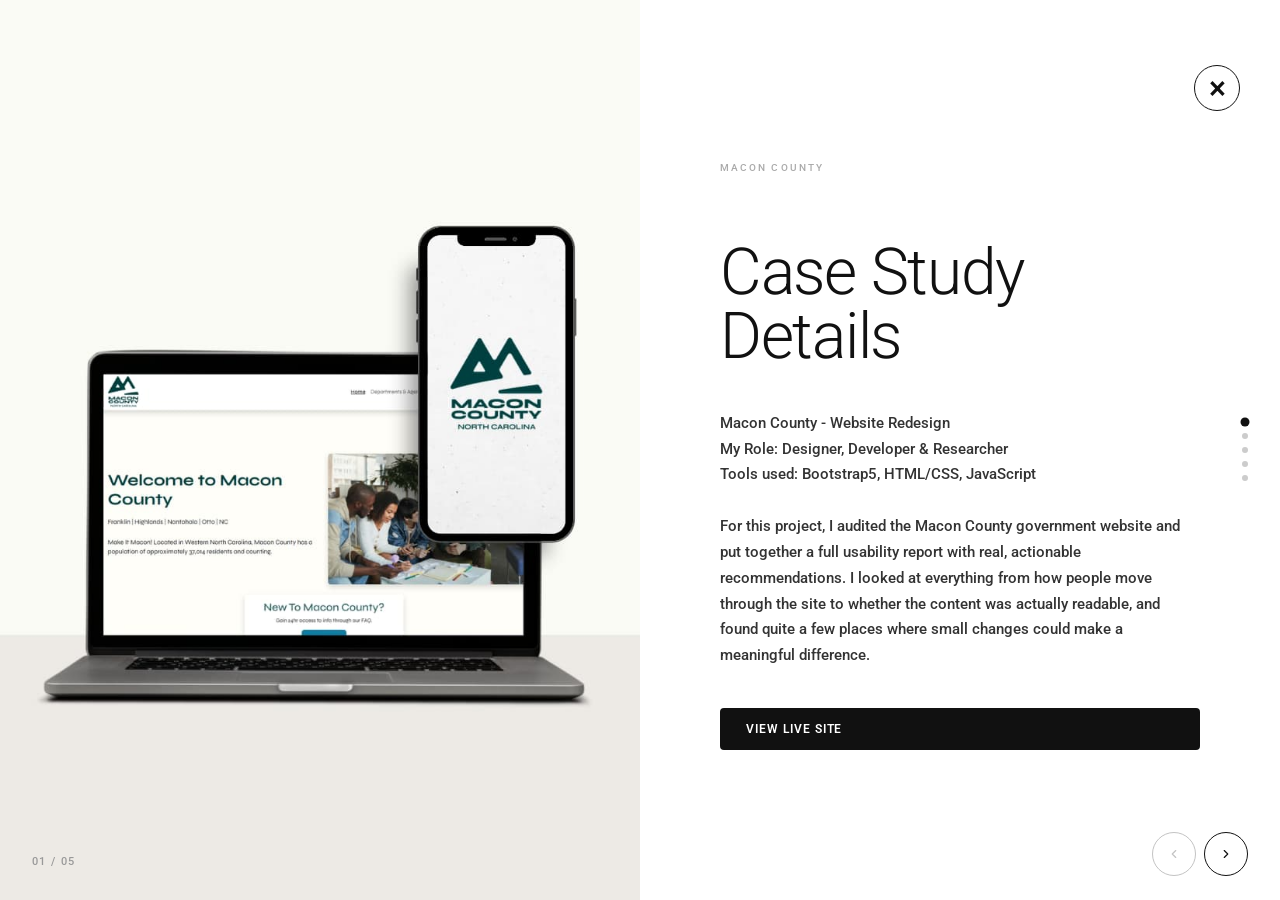
<file: projects/Macon-County-Project/index.html>
﻿<!doctype html>
<html lang="en">
  <head>
    <meta charset="UTF-8">
    <meta name="viewport" content="width=device-width,initial-scale=1">
    <script>
      try {
        if (sessionStorage.getItem('pixelTransitionPending') === '1') {
          document.documentElement.classList.add('pixel-transition-preload');
        }
      } catch (e) {}
    </script>
    <meta
      name="description"
      content="Macon County case study from Amodino, covering UX research insights, recommendations, and outcomes.">
    <link rel="icon" href="../../images/amodino-logo.svg">
    <link rel="preconnect" href="https://fonts.googleapis.com">
    <link rel="preconnect" href="https://fonts.gstatic.com" crossorigin>
    <link
      href="https://fonts.googleapis.com/css2?family=Luckiest+Guy&family=Roboto:wght@700&display=swap"
      rel="stylesheet">
    <link rel="stylesheet" href="../../stylesheet/styles.css">
    <title>Amodino - Macon County Project</title>
  </head>
  <body>
    <a class="skip-link" href="#main-content">Skip to main content</a>
    <a class="slider-close-link" href="../" aria-label="Back to Projects" title="Back to Projects" role="button" data-pixel-transition>&times;</a>
    <main id="main-content">
      <h1 class="visually-hidden">Macon County Case Study</h1>
      <div
        class="slider"
        role="region"
        aria-label="Macon County case study slides"
        aria-roledescription="carousel"
      >
        <div class="slider__track" id="track">
          <div
            class="slide"
            role="group"
            aria-roledescription="slide"
            aria-label="1 of 6 — Case Study Details"
          >
            <div class="slide__image-wrap">
              <img
                class="slide__image"
                src="../../images/macon-cover-card.jpg"
                alt="Case Study Details"
                loading="eager">
            </div>
            <div class="slide__content">
              <p class="slide__label">Macon County</p>
              <h2 class="slide__title">Case Study Details</h2>
              <p class="slide__body">
                Macon County - Website Redesign<br>
                My Role: Designer, Developer & Researcher<br>
                Tools used: Bootstrap5, HTML/CSS, JavaScript<br><br>
                For this project, I audited the Macon County government website and put 
                together a full usability report with real, actionable recommendations. I looked 
                at everything from how people move through the site to whether the content was 
                actually readable, and found quite a few places where small changes could make a 
                meaningful difference.
              </p>
              <a href="https://jpwake.github.io/Module15-Final/" target="_blank" rel="noopener" class="slide__download-btn">View Live Site</a>
            </div>
          </div>
          <div
            class="slide"
            role="group"
            aria-roledescription="slide"
            aria-label="2 of 6 — Project Background"
          >
            <div class="slide__image-wrap slide__image-wrap--stacked">
              <img
                class="slide__image"
                src="../../images/macon-screenshot.JPG"
                alt="Observations & Insights"
                loading="lazy">
              <img
                class="slide__image"
                src="../../images/macon-county-oldsite.png"
                alt="After"
                loading="lazy">
            </div>
            <div class="slide__content">
              <p class="slide__label">Macon County</p>
              <h2 class="slide__title">Project Background</h2>
              <p class="slide__body">
                The Situation: The Macon County site had the bones of something useful, 
                but the outdated site just wasn't easy to use. At first glance, the website's images and navigation were unoptimized and distracting, 
                the text was often hard to read, and the website struggled with gaining a mobile audience. These factors decreased overall usability and traffic to the site. 
                Macon County needed a clear path forward to make the site more user-friendly and accessible to all residents.
              </p>
            </div>
          </div>
          <div
            class="slide"
            role="group"
            aria-roledescription="slide"
            aria-label="3 of 6 — Observations & Insights"
          >
            <div class="slide__image-wrap slide__image-wrap--side-by-side">
              <img
                class="slide__image"
                src="../../images/macon-county-old-mobile.png"
                alt="Observations & Insights"
                loading="lazy">
              <img
                class="slide__image"
                src="../../images/macon-county-new-mobile.png"
                alt="After"
                loading="lazy">
            </div>
            <div class="slide__content">
              <p class="slide__label">Macon County</p>
              <h2 class="slide__title">Task & Observations</h2>
              <p class="slide__body">
                Knowing that I had a short timeframe to complete this project, I tasked myself to create a website audit to showcase painpoints and opportunities for improvement.
                I found that users were often overwhelmed by the sheer amount 
                of information of the navigation bar, and discovered that various pages could be simplified down into a more visual, single-page experience. 
                The mobile site, which was a large block of links, ended up needing an overhaul in order to reach the large portion of users who access the site on their phones.
              </p>
            </div>
          </div>
          <div
            class="slide"
            role="group"
            aria-roledescription="slide"
            aria-label="4 of 6 — Recommendations"
          >
            <div class="slide__image-wrap slide__image-wrap--stacked">
              <img
                class="slide__image slide__image-wrap--stacked"
                src="../../images/maconStylesheet.png"
                alt="Recommendations"
                loading="lazy">
            </div>
            <div class="slide__content">
              <p class="slide__label">Macon County</p>
              <h2 class="slide__title">Action Plan</h2>
              <p class="slide__body">
                Macon county provided me with specific details on the outcomes they wanted from the redesign, which I used as a starting point for my recommendations.
                Since Macon County serves a wide range of users who often come to the site for goverment information, 
                I suggested simplifying the navigation and making it more intuitive, and creating a visually uniform experience 
                that could direct users to the answers they might be looking for. Proper branding was created with a custom stylesheet for the site. Contact information was spread across every page, 
                along with helpful Q&A sections.
              </p>
            </div>
          </div>
          <div
            class="slide"
            role="group"
            aria-roledescription="slide"
            aria-label="5 of 6 — User Feedback"
          >
            <div class="slide__image-wrap slide__image-wrap--stacked">
              <img
                class="slide__image"
                src="../../images/departments-screenshot.JPG"
                alt="User Feedback"
                loading="lazy">
            </div>
            <div class="slide__content">
              <p class="slide__label">Macon County</p>
              <h2 class="slide__title">Results</h2>
              <p class="slide__body">
                After iterations, user-testing, and open communication with the client to keep the project consistent, 
                the finalized redesigned website was able to successfully direct less traffic to their phoneline with the helpful usage of Q&A sections.
                The new website design served as a strong base for Macon County to continue building on. The issues found in the website audit was
                able to be used as a roadmap for future improvements.
              </p>
            </div>
          </div>
          
        </div>
        <div
          class="slider__counter"
          aria-live="polite"
          aria-atomic="true"
          id="counter"
        >
          01 / 06
        </div>
<nav class="slider__nav" aria-label="Slider controls">
          <button
            class="slider__btn"
            id="prev"
            aria-label="Previous slide"
            disabled="disabled"
          >
            <svg
              width="14"
              height="14"
              viewBox="0 0 24 24"
              fill="none"
              aria-hidden="true"
            >
              <path
                d="M15 18l-6-6 6-6"
                stroke="currentColor"
                stroke-width="2"
                stroke-linecap="round"
                stroke-linejoin="round"
              />
            </svg>
          </button>
          <button class="slider__btn" id="next" aria-label="Next slide">
            <svg
              width="14"
              height="14"
              viewBox="0 0 24 24"
              fill="none"
              aria-hidden="true"
            >
              <path
                d="M9 18l6-6-6-6"
                stroke="currentColor"
                stroke-width="2"
                stroke-linecap="round"
                stroke-linejoin="round"
              />
            </svg>
          </button>
        </nav>
        <div
          class="slider__dots"
          role="tablist"
          aria-label="Slide indicators"
          id="dots"
        ></div>
      </div>
    </main>
    <script>
      (function () {
        const track = document.getElementById("track");
        const prev = document.getElementById("prev");
        const next = document.getElementById("next");
        const counter = document.getElementById("counter");
        const dotsEl = document.getElementById("dots");
        const slides = track.querySelectorAll(".slide");
        const total = slides.length;
        let current = 0;

        slides.forEach((_, i) => {
          const d = document.createElement("button");
          d.className = "slider__dot" + (i === 0 ? " active" : "");
          d.setAttribute("role", "tab");
          d.setAttribute("aria-label", "Go to product " + (i + 1));
          d.setAttribute("aria-selected", i === 0 ? "true" : "false");
          d.addEventListener("click", () => goTo(i));
          dotsEl.appendChild(d);
        });

        function pad(n) {
          return String(n).padStart(2, "0");
        }

        function goTo(index) {
          current = Math.max(0, Math.min(index, total - 1));
          track.style.transform = "translateX(-" + current * 100 + "%)";
          counter.textContent = pad(current + 1) + " / " + pad(total);
          prev.disabled = current === 0;
          next.disabled = current === total - 1;
          dotsEl.querySelectorAll(".slider__dot").forEach(function (d, i) {
            d.classList.toggle("active", i === current);
            d.setAttribute("aria-selected", i === current ? "true" : "false");
          });
          slides.forEach(function (s, i) {
            s.setAttribute("aria-hidden", i !== current ? "true" : "false");
          });
        }

        prev.addEventListener("click", () => goTo(current - 1));
        next.addEventListener("click", () => goTo(current + 1));

        var scrollCooldown = false;
        document.addEventListener(
          "wheel",
          function (e) {
            if (scrollCooldown) return;
            scrollCooldown = true;
            e.deltaY > 0 ? goTo(current + 1) : goTo(current - 1);
            setTimeout(function () {
              scrollCooldown = false;
            }, 800);
          },
          { passive: true },
        );

        document.addEventListener("keydown", function (e) {
          if (e.key === "ArrowDown" || e.key === "ArrowRight")
            goTo(current + 1);
          if (e.key === "ArrowUp" || e.key === "ArrowLeft") goTo(current - 1);
        });

        var touchStartX = 0;
        track.addEventListener(
          "touchstart",
          function (e) {
            touchStartX = e.touches[0].clientX;
          },
          { passive: true },
        );
        track.addEventListener("touchend", function (e) {
          var diff = touchStartX - e.changedTouches[0].clientX;
          if (Math.abs(diff) > 50)
            diff > 0 ? goTo(current + 1) : goTo(current - 1);
        });

        goTo(0);
      })();
    </script>
    <script defer="defer" src="https://cdn.jsdelivr.net/npm/gsap@3/dist/gsap.min.js"></script>
    <script defer="defer" src="../../script/pixel-transition.js"></script>
  </body>
</html>
</file>
<file: stylesheet/styles.css>
:root {
  --hoverEasing: cubic-bezier(0.23, 1, 0.32, 1);
  --returnEasing: cubic-bezier(0.445, 0.05, 0.55, 0.95);
  --focus-accent: #FFE256;
  --focus-accent-glow: rgba(255, 226, 86, 0.55);
}

html {
  overflow-x: hidden;
}

body {
  margin: 0px 0;
  font-family: "Roboto", sans-serif;
  font-size: 14px;
  font-weight: 500;
  background-color: #ffffff;
  overflow-x: hidden;
}

@keyframes universalFocusBounce {
  0% {
    transform: translateY(0) scale(1);
  }
  55% {
    transform: translateY(-2px) scale(1.015);
  }
  100% {
    transform: translateY(-1px) scale(1.01);
  }
}

a,
button,
input,
textarea,
select,
[tabindex] {
  transition: box-shadow 0.2s ease, transform 0.2s ease, outline-color 0.2s ease;
}

/* Unified keyboard focus style across the site */
a:focus-visible,
button:focus-visible,
input:focus-visible,
textarea:focus-visible,
select:focus-visible,
[tabindex]:focus-visible {
  outline: 2px solid var(--focus-accent);
  outline-offset: 2px;
  border-radius: 6px;
  animation: universalFocusBounce 0.24s ease-out;
  box-shadow: 0 0 0 2px #fff, 0 0 12px var(--focus-accent-glow);
  transform: translateY(-1px) scale(1.01);
}

@media (prefers-reduced-motion: reduce) {
  a:focus-visible,
  button:focus-visible,
  input:focus-visible,
  textarea:focus-visible,
  select:focus-visible,
  [tabindex]:focus-visible {
    animation: none;
    transform: none;
  }
}

img {
  display: block;
  max-width: 100%;
  height: auto;
}

.skip-link {
  position: absolute;
  left: 12px;
  top: -48px;
  z-index: 3000;
  padding: 10px 14px;
  border-radius: 8px;
  background: #000;
  color: #fff;
  text-decoration: none;
  font-weight: 700;
  transition: top 0.2s ease;
}

.skip-link:focus,
.skip-link:focus-visible {
  top: 12px;
}

/* Home page decorative background bubbles (visual only) */
.home-page {
  position: relative;
}

.home-page .home-bg-bubbles {
  position: fixed;
  inset: 0;
  z-index: 1;
  pointer-events: none;
  overflow: hidden;
}

.home-page .home-bg-bubbles .bubble-lane {
  display: block;
  position: absolute;
  left: var(--lane-x, 50%);
  bottom: -26vh;
  width: 0;
  height: 0;
  animation: bubbleRise var(--rise-duration, 16s) linear infinite;
  animation-delay: var(--delay, 0s);
  will-change: transform;
  contain: layout style;
}

.home-page .home-bg-bubbles .bubble {
  display: block;
  width: var(--size, 28px);
  height: var(--size, 28px);
  border-radius: 50%;
  background: transparent;
  border: var(--bubble-border-width, 3px) solid #000;
  opacity: 1;
  transform: translateX(-50%);
  animation: bubbleSway var(--sway-duration, 4s) ease-in-out infinite alternate;
  will-change: transform;
}

.home-page .home-bg-bubbles .bubble-lane:nth-child(1) {
  --lane-x: 6%;
  --size: 22px;
  --rise-duration: 12s;
  --sway-duration: 2.7s;
  --sway-start: 0vw;
  --sway-end: 8vw;
  --delay: -5s;
  --bubble-border-width: 2px;
}

.home-page .home-bg-bubbles .bubble-lane:nth-child(2) {
  --lane-x: 16%;
  --size: 32px;
  --rise-duration: 16s;
  --sway-duration: 3.6s;
  --sway-start: -2vw;
  --sway-end: 5vw;
  --delay: -9s;
  --bubble-border-width: 4px;
}

.home-page .home-bg-bubbles .bubble-lane:nth-child(3) {
  --lane-x: 27%;
  --size: 27px;
  --rise-duration: 13s;
  --sway-duration: 3.2s;
  --sway-start: -3vw;
  --sway-end: 4vw;
  --delay: -2s;
  --bubble-border-width: 3px;
}

.home-page .home-bg-bubbles .bubble-lane:nth-child(4) {
  --lane-x: 39%;
  --size: 40px;
  --rise-duration: 18s;
  --sway-duration: 4.4s;
  --sway-start: -2vw;
  --sway-end: 3vw;
  --delay: -7s;
  --bubble-border-width: 5px;
}

.home-page .home-bg-bubbles .bubble-lane:nth-child(5) {
  --lane-x: 51%;
  --size: 24px;
  --rise-duration: 14s;
  --sway-duration: 2.9s;
  --sway-start: -4vw;
  --sway-end: 4vw;
  --delay: -11s;
  --bubble-border-width: 2px;
}

.home-page .home-bg-bubbles .bubble-lane:nth-child(6) {
  --lane-x: 63%;
  --size: 34px;
  --rise-duration: 17s;
  --sway-duration: 4.1s;
  --sway-start: -3vw;
  --sway-end: 3vw;
  --delay: -3s;
  --bubble-border-width: 4px;
}

.home-page .home-bg-bubbles .bubble-lane:nth-child(7) {
  --lane-x: 74%;
  --size: 20px;
  --rise-duration: 11s;
  --sway-duration: 2.5s;
  --sway-start: -5vw;
  --sway-end: 2vw;
  --delay: -8s;
  --bubble-border-width: 2px;
}

.home-page .home-bg-bubbles .bubble-lane:nth-child(8) {
  --lane-x: 85%;
  --size: 30px;
  --rise-duration: 15s;
  --sway-duration: 3.4s;
  --sway-start: -4vw;
  --sway-end: 4vw;
  --delay: -1s;
  --bubble-border-width: 3px;
}

.home-page .home-bg-bubbles .bubble-lane:nth-child(9) {
  --lane-x: 94%;
  --size: 25px;
  --rise-duration: 12.5s;
  --sway-duration: 3s;
  --sway-start: -8vw;
  --sway-end: 0vw;
  --delay: -6s;
  --bubble-border-width: 4px;
}

.home-page .home-bg-bubbles .bubble-lane:nth-child(10) {
  --lane-x: 46%;
  --size: 46px;
  --rise-duration: 20s;
  --sway-duration: 4.8s;
  --sway-start: -2vw;
  --sway-end: 2vw;
  --delay: -10s;
  --bubble-border-width: 5px;
}

.home-page .header,
.home-page main,
.home-page footer {
  position: relative;
  z-index: 1;
}

.home-page .home-news-ticker {
  position: fixed;
  top: 0;
  left: 0;
  right: 0;
  z-index: 1700;
  display: flex;
  align-items: center;
  min-height: 36px;
  overflow: hidden;
  background: #000;
  color: #fff;
  border-bottom: 1px solid rgba(255, 255, 255, 0.18);
}

.home-page .home-news-ticker-track {
  display: inline-flex;
  align-items: center;
  gap: 2.75rem;
  white-space: nowrap;
  min-width: max-content;
  padding: 8px 0;
  font-family: "Roboto", sans-serif;
  font-size: 0.92rem;
  font-weight: 700;
  letter-spacing: 0.05em;
  text-transform: uppercase;
  animation: homeTickerScroll 32s linear infinite;
}

.home-page .home-news-ticker-track span::after {
  content: "//";
  margin-left: 2.75rem;
  opacity: 0.65;
}

.home-page footer {
  z-index: 1601;
}

.home-page #nav-home-hero-asset-root,
.home-page .nav-home-hero-asset {
  position: sticky !important;
  top: 0 !important;
  left: auto !important;
  right: auto !important;
}

.home-page .nav-home-hero-asset .nav-menu {
  position: fixed;
  inset: 65px 40px auto auto;
}

.home-page .nav-home-hero-asset .nav_logo-wrapper {
  position: fixed;
  inset: 52px auto auto 40px;
}

.nav_logo-wrapper img {
  display: block;
  width: 100%;
  height: auto;
}

.projects-page .nav-home-hero-asset .nav_logo-wrapper {
  width: 75px;
}

.home-page .testimonials-section,
.home-page .testimonials-slider-wrapper {
  position: relative;
  z-index: 1602;
}

@keyframes bubbleRise {
  from {
    transform: translateY(0);
    opacity: 0.65;
  }
  50% {
    opacity: 0.65;
  }
  to {
    transform: translateY(-136vh);
    opacity: 0;
  }
}

@keyframes bubbleSway {
  from {
    transform: translateX(calc(-50% + var(--sway-start, 0vw)));
  }
  to {
    transform: translateX(calc(-50% + var(--sway-end, 3vw)));
  }
}

@keyframes homeTickerScroll {
  from {
    transform: translateX(0);
  }
  to {
    transform: translateX(-50%);
  }
}

@media (prefers-reduced-motion: reduce) {
  .home-page .home-news-ticker-track {
    animation: none;
    transform: none;
  }

  .home-page .home-bg-bubbles .bubble-lane,
  .home-page .home-bg-bubbles .bubble {
    animation: none;
  }
}

@media (prefers-reduced-data: reduce) {
  .home-page .home-bg-bubbles {
    display: none;
  }

  .home-wave-track {
    animation: none;
  }
}

.title {
  font-family: "Luckiest Guy", sans-serif;
  font-size: 80px;
  font-weight: 700;
  color: #000000;
  text-align: center;
}

.subtitle{
  font-family: "Roboto", sans-serif;
  font-size: 30px;
  font-weight: 700;
  color: #000000;
  text-align: center;
}

p {
  line-height: 1.5em;
}

h1 + p, h2 + p, p + p {
  margin-top: 10px;
}









/* .nav-item{
  margin: 0px 0px 0px 40px;
}

.nav-link:hover{
  text-decoration: underline;
}
.active{
  text-decoration: underline;
}
*/


.hero {
  position: relative;
  max-width: 1400px;
  margin: 0 auto;
}

.hero-logo{
  position: absolute;
  width: 800px;
  z-index: -100;
}

.hero-txt{
  position: absolute;
  transform:translate(850px, 480px);
  z-index: 2;
  user-select: text;
  -webkit-user-select: text;
}

.about-section{
  margin-top: 35em;
}

.secondary-section{
  margin-top: 5px;
}

.sample-head{
  position: absolute;
  margin-top: 30px;
  text-align: left;
  transform:translate(-100px, -300px);
}

.sample-body{
  position: absolute;
  text-align: left;
  margin-top: 15px;
  transform:translate(-100px, -200px);
}

.img-pointer{
    position: absolute;
    transform:translate(-300px, 250px);
}

.second-head{
  position: absolute;
  margin-top: 30px;
  text-align: left;
  transform:translate(700px, -300px);
}

.second-body{
  position: absolute;
  text-align: left;
  margin-top: 15px;
  transform:translate(700px, -200px);

}

.img-pointer-2{
    position: absolute;
    transform:translate(300px, 250px);
}

.lrg-img-pointer{
    position: absolute;
    width: 200px;
    transform:translate(900px, 100px);
}

/* Desktop - screens 991px and above */

/* Small laptop - keep desktop look with slight scaling */
@media screen and (min-width: 992px) and (max-width: 1199px) {
  .hero-logo {
    width: 680px;
    transform: translate(40px, 0);
  }

  .hero-txt {
    transform: translate(650px, 430px);
  }

  .lrg-img-pointer {
    width: 160px;
    transform: translate(760px, 120px);
  }

  .about-section {
    margin-top: 31em;
  }
}


/* Tablet - screens 768px to 991px */
@media screen and (min-width: 768px) and (max-width: 991px) {
  .hero-logo{
    width: 500px;
    transform: translate(100px, 10px);
  }
  .hero-txt{
    transform:translate(300px, 330px);
  }

  .about-section{
    margin-top: 25em;
  }

  .img-pointer{
  transform:translate(-330px, -5px);
  }

.sample-head{
  position: absolute;
  text-align: center;
  transform:translate(-100px, -250px);
}

.sample-body{
  position: absolute;
  text-align: left;
  transform:translate(-100px, -150px);
}

  
.lrg-img-pointer{
    position: absolute;
    width: 100px;
    transform:translate(600px, 150px);
}
  }


  .second-head{
  transform:translate(600px, -300px);
}

.second-body{
  transform:translate(600px, -200px);
}



/* ── Pixel Page Transition ─────────────────────────────────────────────────── */
html.pixel-transition-preload body {
  opacity: 0;
}

#pixel-transition {
  position: fixed;
  inset: 0;
  z-index: 9999998;
  overflow: hidden;
  background: transparent;
  pointer-events: none;
}

#pixel-transition .px {
  position: absolute;
  border-radius: 50%;
  background-color: #000000;
  opacity: 1;
  will-change: transform, opacity;
}
/* Mobile - screens 400px to 767px */
@media screen and (min-width: 400px) and (max-width: 767px) {
  .hero-logo{
    width: 510px;
    transform: translate(-40px, 0px);
  }
  .hero-txt{
    transform:translate(200px, 320px);
    font-size: 20px;
  }

  .about-section{
    margin-top: 20em;
  }

  .secondary-section{
    padding-top: 30px;
  }

.sample-head{
  position: absolute;
  text-align: center;
  transform:translate(100px, -5px);
}

.sample-body{
  position: absolute;
  text-align: center;
  transform:translate(55px, 70px);
}
  .img-pointer{
    visibility: hidden;
  }

   .lrg-img-pointer{
    display: none;
  }

    .second-head{
  position: absolute;
  text-align: center;
  transform:translate(100px, -5px);
}

.second-body{
  position: absolute;
  text-align: center;
  transform:translate(55px, 70px);
}

.img-pointer-2{
    display: none;
}

}

/* Extra small screens - below 400px */
@media screen and (max-width: 399px) {
  .hero-logo{
    width: 250px;
    transform: translate(-60px, 0px);
  }
  .hero-txt{
    transform:translate(10px, 180px);
    font-size: 16px;
  }

  .about-section{
    margin-top: 18em;
  }

  .secondary-section{
    margin-top: 200px;
  }

  .sample-head{
    margin-top: 20px;
    font-size: 1.25rem;
  }

  .sample-body{
    margin-top: 10px;
    font-size: 0.9rem;
  }

  .img-pointer{
    visibility: hidden;
  }

   .lrg-img-pointer{
    display: none;
    visibility: hidden;
  }
}

.Cardcontainer {
  padding: 40px 80px;
  display: flex;
  flex-wrap: wrap;
  justify-content: center;
}

@media screen and (max-width: 767px) {
  .Cardcontainer {
    padding: 24px 16px;
  }
}

.card-wrap {
  margin: 10px;
  perspective: 1000px;
  cursor: pointer;
  border: none;
  background: none;
  padding: 0;
  text-decoration: none;
  display: inline-block;
}

.card-wrap:focus-visible {
  outline: 2px solid var(--focus-accent);
  outline-offset: 4px;
  border-radius: 10px;
  animation: universalFocusBounce 0.24s ease-out;
  box-shadow: 0 0 0 2px #fff, 0 0 12px var(--focus-accent-glow);
  transform: translateY(-1px) scale(1.01);
}

.card-wrap:hover .card {
  transition: 0.6s var(--hoverEasing), box-shadow 2s var(--hoverEasing);
  box-shadow:
    rgba(255, 255, 255, 0.2) 0 0 0px 5px,
    rgba(255, 255, 255, 1) 0 0 0 1px,
    rgba(0, 0, 0, 0.356) 0 30px 60px 0,
    inset #333 0 0 0 5px,
    inset rgb(255, 255, 255) 0 0 0 6px;
}

.card-wrap:hover .card-info {
  transform: translateY(0);
  transition: 0.6s var(--hoverEasing);
}

.card-wrap:hover .card-info p {
  opacity: 1;
  transition: 0.6s var(--hoverEasing);
}

.card-wrap:hover .card-info::after {
  transition: 5s var(--hoverEasing);
  opacity: 1;
  transform: translateY(0);
}

.card-wrap:hover .card-bg {
  transition: 0.6s var(--hoverEasing), opacity 5s var(--hoverEasing);
  opacity: 0.8;
}

.card {
  position: relative;
  flex: 0 0 240px;
  width: 240px;
  height: 320px;
  background-color: #333;
  overflow: hidden;
  border-radius: 10px;
  box-shadow:
    rgba(0, 0, 0, 0.356) 0 30px 60px 0,
    inset #333 0 0 0 5px,
    inset rgba(255, 255, 255, 0.5) 0 0 0 6px;
  transition: 1s var(--returnEasing);
  transform-style: preserve-3d;
  will-change: transform, box-shadow;
}

.card-bg {
  opacity: 0.5;
  position: absolute;
  width: 100%;
  height: 100%;
  padding: 20px;
  z-index: -5;
  background-repeat: no-repeat;
  background-position: center;
  background-size: cover;
  transition: 1s var(--returnEasing), opacity 5s 1s var(--returnEasing), transform 0.1s ease-out;
  pointer-events: none;
  will-change: opacity, transform;
}

.card-bg .card-bg-video {
  position: absolute;
  inset: 0;
  width: 100%;
  height: 100%;
  object-fit: cover;
}

.card-info {
  padding: 20px;
  position: absolute;
  bottom: 0;
  color: #fff;
  transform: translateY(40%);
  transition: 0.6s 1.6s cubic-bezier(0.215, 0.61, 0.355, 1);
  width: 100%;
  box-sizing: border-box;
  will-change: transform;
}

.card-info p {
  opacity: 0;
  text-shadow: rgba(0, 0, 0, 1) 0 2px 3px;
  max-width: 75ch;
  transition: 0.6s 1.6s cubic-bezier(0.215, 0.61, 0.355, 1);
}

.card-info * {
  position: relative;
  z-index: 1;
}

.card-info::after {
  content: '';
  position: absolute;
  top: 0;
  left: 0;
  z-index: 0;
  width: 100%;
  height: 100%;
  background-image: linear-gradient(to bottom, transparent 0%, rgba(0, 0, 0, 0.6) 100%);
  background-blend-mode: overlay;
  opacity: 0;
  transform: translateY(100%);
  transition: 5s 1s var(--returnEasing);
}

.card-info h2 {
  font-family: "Roboto", sans-serif;
  font-size: 36px;
  font-weight: 700;
  text-shadow: rgba(0, 0, 0, 0.5) 0 10px 10px;
  margin: 0;
}

/* Projects page: lock cards into a clean 2x2 grid on md+ */
.project-card-grid .row {
  --bs-gutter-x: 0.35rem;
  --bs-gutter-y: 5.5rem;
}

.project-card-grid .card-wrap {
  width: 100%;
  max-width: 460px;
  margin: 0 auto;
}

.project-card-grid .card {
  width: 100%;
  height: auto;
  aspect-ratio: 3 / 4;
}


/* The Slider for the portfolio projects. All of them should be similar. This likely needs to be edited later */


/* ── Slider container ── */
.slider {
  position: relative;
  width: 100%;
  height: 100vh;
  overflow: hidden;
  background: #fff;
}

.slider-close-link {
  position: fixed !important;
  top: 65px !important;
  right: 40px !important;
  z-index: 99999 !important;
  width: 44px;
  height: 44px;
  display: inline-flex;
  align-items: center;
  justify-content: center;
  color: #111;
  font-size: 2rem;
  font-weight: 500;
  line-height: 1;
  text-decoration: none;
  border-radius: 50%;
  background: transparent;
  border: 1.5px solid #111;
  pointer-events: auto !important;
  transition: background 0.2s, color 0.2s;
}

.slider-close-link:hover {
  background: #111;
  color: #fff;
}

.slider-close-link:focus-visible {
  outline: 2px solid var(--focus-accent);
  outline-offset: 2px;
}

@media (max-width: 479px) {
  .slider-close-link {
    top: 55px !important;
    right: 30px !important;
  }
}

/* ── Track ── */
.slider__track {
  display: flex;
  height: 100%;
  transition: transform 0.7s cubic-bezier(0.77, 0, 0.175, 1);
  will-change: transform;
}

/* ── Individual slide ── */
.slide {
  flex: 0 0 100%;
  height: 100%;
  display: grid;
  grid-template-columns: 1fr 1fr;
}

/* ── Image side ── */
.slide__image-wrap {
  overflow: hidden;
  background: #f0ede8;
  display: flex;
  align-items: center;
  justify-content: center;
}

.slide__image-wrap--stacked {
  flex-direction: column;
  gap: 1rem;
  padding: 2rem;
}

.slide__image-wrap--stacked .slide__image {
  width: 100%;
  height: auto;
  object-fit: contain;
}

.slide__image-wrap--side-by-side {
  flex-direction: row;
  gap: 1rem;
  padding: 1rem;
}

.slide__image-wrap--side-by-side .slide__image {
  flex: 1;
  width: 100%;
  height: auto;
  object-fit: contain;
}

/* Stack images vertically on tablets and phones */
@media screen and (max-width: 991px) {
  .slide__image-wrap--side-by-side {
    flex-direction: column;
    gap: 1rem;
    padding: 1.5rem;
  }

  .slide__image-wrap--side-by-side .slide__image {
    width: 100%;
    max-height: 50vh;
  }
}

@media screen and (max-width: 767px) {
  .slide__image-wrap--side-by-side {
    padding: 1rem;
  }

  .slide__image-wrap--side-by-side .slide__image {
    max-height: 40vh;
  }
}

.slide__image {
  width: 100%;
  height: 100%;
  object-fit: cover;
  display: block;
}

/* ── Content side ── */
.slide__content {
  display: flex;
  flex-direction: column;
  justify-content: center;
  padding: 4rem 5rem;
  background: #fff;
}

.slide__label {
  font-size: 0.65rem;
  letter-spacing: 0.2em;
  text-transform: uppercase;
  color: #aaa;
  margin-bottom: 0.75rem;
}

.slide__title {
  font-size: clamp(2rem, 5vw, 4.5rem);
  font-weight: 300;
  color: #111;
  line-height: 1;
  margin-bottom: 2rem;
  letter-spacing: -0.02em;
}

.slide__body {
  font-size: 0.95rem;
  line-height: 1.7;
  color: #333;
  word-break: break-word;
  overflow-wrap: break-word;
  max-width: 75ch;
}

.slide__body a {
  color: #111;
  word-break: break-all;
}

.slide__cta {
  display: inline-flex;
  align-items: center;
  gap: 0.5rem;
  font-size: 0.7rem;
  letter-spacing: 0.18em;
  text-transform: uppercase;
  color: #111;
  text-decoration: none;
  font-weight: 500;
}


.slide__cta:hover::after {
  transform: translateX(5px);
}

.slide__cta:focus-visible {
  outline: 2px solid var(--focus-accent);
  outline-offset: 4px;
  border-radius: 2px;
  animation: universalFocusBounce 0.24s ease-out;
  box-shadow: 0 0 0 2px #fff, 0 0 12px var(--focus-accent-glow);
  transform: translateY(-1px) scale(1.01);
}

/* Download button for project slides */
.slide__download-btn {
  display: inline-block;
  margin-top: 1.5rem;
  padding: 12px 24px;
  background: #111;
  color: #fff;
  text-decoration: none;
  font-size: 0.75rem;
  font-weight: 600;
  letter-spacing: 0.08em;
  text-transform: uppercase;
  border: 2px solid #111;
  border-radius: 4px;
  transition: all 0.3s ease-out;
  cursor: pointer;
}

.slide__download-btn:hover {
  background: #fff;
  color: #111;
  transform: translateY(-2px);
}

.slide__download-btn:focus-visible {
  outline: 2px solid var(--focus-accent);
  outline-offset: 4px;
  animation: universalFocusBounce 0.24s ease-out;
  box-shadow: 0 0 0 2px #fff, 0 0 12px var(--focus-accent-glow);
}
.slider__counter {
  position: absolute;
  bottom: 2rem;
  left: 2rem;
  font-size: 0.7rem;
  letter-spacing: 0.12em;
  color: #999;
}

/* ── Brand label ── */
.slider__brand {
  position: absolute;
  bottom: 2rem;
  left: 50%;
  transform: translateX(-50%);
  font-size: 0.6rem;
  letter-spacing: 0.25em;
  text-transform: uppercase;
  color: #ccc;
}

/* ── Nav arrows ── */
.slider__nav {
  position: absolute;
  bottom: 1.5rem;
  right: 2rem;
  display: flex;
  gap: 0.5rem;
}

.slider__btn {
  width: 44px;
  height: 44px;
  border: 1.5px solid #111;
  border-radius: 50%;
  background: transparent;
  cursor: pointer;
  display: flex;
  align-items: center;
  justify-content: center;
  color: #111;
  transition: background 0.2s, color 0.2s;
}

.slider__btn:hover {
  background: #111;
  color: #fff;
}

.slider__btn:focus-visible {
  outline: 2px solid var(--focus-accent);
  outline-offset: 2px;
  animation: universalFocusBounce 0.24s ease-out;
  box-shadow: 0 0 0 2px #fff, 0 0 12px var(--focus-accent-glow);
  transform: translateY(-1px) scale(1.01);
}

.slider__btn:disabled {
  opacity: 0.25;
  cursor: not-allowed;
}

/* ── Dot indicators ── */
.slider__dots {
  position: absolute;
  right: 2rem;
  top: 50%;
  transform: translateY(-50%);
  display: flex;
  flex-direction: column;
  gap: 0.5rem;
}

.slider__dot {
  width: 6px;
  height: 6px;
  border-radius: 50%;
  background: #ccc;
  border: none;
  padding: 0;
  cursor: pointer;
  transition: background 0.3s, transform 0.3s;
}

.slider__dot.active {
  background: #111;
  transform: scale(1.5);
}

.slider__dot:focus-visible {
  outline: 2px solid var(--focus-accent);
  outline-offset: 3px;
  animation: universalFocusBounce 0.24s ease-out;
  box-shadow: 0 0 0 2px #fff, 0 0 12px var(--focus-accent-glow);
  transform: translateY(-1px) scale(1.01);
}

/* ── Accessibility ── */
@media (prefers-reduced-motion: reduce) {
  .slider__track,
  .slide__cta::after,
  .slider__btn,
  .slider__dot {
    transition: none;
  }
}

/* ── Responsive ── */
@media (max-width: 700px) {
  .slide {
    grid-template-columns: 1fr;
    grid-template-rows: 60% 40%;
  }

  .slide__content {
    padding: 2rem;
  }

  .slide__title {
    font-size: 2.5rem;
  }
}






/*footer*/

.blinker{
  position: absolute;
  transform:translate(-50px, 80px);
  z-index: -5;
  width: 400px;
  max-width: 100vw;
}

.footer {
  background:#232a34;
	padding-bottom: 50px;
	padding-top: 120px;
  margin-top: 300px;
}

/* Mobile - push footer down on smaller screens */
@media screen and (max-width: 990px){
  .footer {
    margin-top: 220px;
  }

  .blinker{
  transform:translate(-80px, -20px);
  width: 450px;
}
}

@media screen and (max-width: 399px) {
  .footer {
    margin-top: 180px;
  }
}
.footer_menu {
	margin-bottom: 20px;
}
.footer_menu ul {
	list-style: none;
	padding-left: 0;
}
.footer_menu ul li{display: inline;}
.footer_menu ul li a {
	color:#fff;
	padding: 0 10px;
	-webkit-transition: 0.3s;
	transition: 0.3s;
}
.footer_menu ul li a:hover{color:#53d320;}

/*START FOOTER SOCIAL DESIGN*/
.footer_profile{margin-bottom:40px;}
.footer_profile ul{
list-style: outside none none;
margin: 0;
padding: 0
}
.footer_profile ul li{
display: inline-block;
}
@media only screen and (max-width:480px) { 
.footer_profile ul li{margin:2px;}
}
.footer_profile ul li a img{width:60px;}

.footer_profile ul li a {
	background: #358d12;
	width: 40px;
	height: 40px;
  display: flex;
  align-items: center;
  justify-content: center;
	text-align: center;
	margin-right: 5px;
	border-radius: 50%;
	line-height: 40px;
	box-sizing: border-box;
	text-decoration: none;
	-webkit-transition: .3s;
	transition: .3s;
	color: #fff;
}

.footer_profile ul li a .social-icon {
  width: 20px;
  height: 20px;
  fill: currentColor;
}
.footer_copyright {
    margin-bottom: 20px;
    text-transform: uppercase;
    font-size: 12px;
    font-family: 'Montserrat', sans-serif;
    font-weight: 600;
    color: #fff;
    text-align: center;
}

/* Rendering optimization for below-the-fold content. */
main section,
footer {
  content-visibility: auto;
  contain-intrinsic-size: 800px;
}

/* NAV HOME HERO: merged from standalone component */
.nav-home-hero-asset {
  isolation: isolate;
  position: relative;
  z-index: 2000;
  min-height: 160px;
}

.nav-home-hero-asset,
.nav-home-hero-asset * {
  box-sizing: border-box;
}

.nav-home-hero-asset .nav-menu,
.nav-home-hero-asset .close-menu,
.nav-home-hero-asset .full-menu-link,
.nav-home-hero-asset .full-menu-small-link,
.nav-home-hero-asset .sm-wrapper,
.nav-home-hero-asset .nav_logo-wrapper {
  touch-action: manipulation;
}

.nav-home-hero-asset .nav-menu {
  z-index: 2002;
  cursor: pointer;
  border: 0;
  background: transparent;
  width: 44px;
  height: 44px;
  padding: 0;
  display: inline-flex;
  align-items: center;
  justify-content: center;
  position: absolute;
  inset: 65px 40px auto auto;
}

.nav-home-hero-asset .menu-icon,
.nav-home-hero-asset .close-icon {
  display: block;
  width: 34px;
  height: 30px;
  fill: #000;
}

.nav-home-hero-asset .nav-menu:hover,
.nav-home-hero-asset .close-menu:hover {
  opacity: 0.6;
}

.nav-home-hero-asset .nav-menu:active,
.nav-home-hero-asset .close-menu:active {
  transform: scale(0.95);
}

.nav-home-hero-asset .nav_logo-wrapper {
  z-index: 2000;
  border-bottom-style: none;
  width: 150px;
  height: auto;
  margin-left: 0;
  position: absolute;
  inset: 52px auto auto 40px;
}

.nav-home-hero-asset .nav_logo-wrapper svg {
  display: block;
  width: 100%;
  height: auto;
}

.nav-home-hero-asset .full-menu-wrapper {
  z-index: 2001;
  background-color: #000;
  color: #fff;
  flex-direction: column;
  justify-content: space-between;
  align-items: center;
  min-height: 100vh;
  padding: 50px;
  display: flex;
  position: fixed;
  inset: 0;
  overflow: auto;
  opacity: 0;
  visibility: hidden;
  pointer-events: none;
  transform: translate3d(0, -100vh, 0);
  transition: transform 0.85s ease, opacity 0.3s ease;
}

.nav-home-hero-asset.is-menu-open .full-menu-wrapper {
  opacity: 1;
  visibility: visible;
  pointer-events: auto;
  transform: translate3d(0, 0, 0);
}

.nav-home-hero-asset .close-menu {
  z-index: 2004;
  cursor: pointer;
  border: 0;
  background: transparent;
  width: 44px;
  height: 44px;
  padding: 0;
  display: inline-flex;
  align-items: center;
  justify-content: center;
  position: absolute;
  inset: 65px 40px auto auto;
  pointer-events: auto;
}

.nav-home-hero-asset .close-icon {
  fill: #fff;
}

.nav-home-hero-asset .full-menu-link {
  color: #fff;
  text-align: center;
  margin-bottom: 15px;
  font-family: "Luckiest Guy", sans-serif;
  font-size: 66px;
  line-height: 66px;
  display: block;
  text-decoration: none;
  transition: color 0.3s ease;
}

.nav-home-hero-asset .full-menu-link:focus-visible {
  outline: 2px solid var(--focus-accent);
  outline-offset: 4px;
  animation: universalFocusBounce 0.24s ease-out;
  box-shadow: 0 0 0 2px #fff, 0 0 12px var(--focus-accent-glow);
  transform: translateY(-1px) scale(1.01);
}

/* Hover states for each menu link */
.nav-home-hero-asset #menu-links .full-menu-link:nth-child(1):hover {
  color: #FFE256; /* yellow */
}

.nav-home-hero-asset #menu-links .full-menu-link:nth-child(2):hover {
  color: #56E0FF; /* blue */
}

.nav-home-hero-asset #menu-links .full-menu-link:nth-child(3):hover {
  color: #FF56FC; /* pink */
}

.nav-home-hero-asset #menu-links .full-menu-link:nth-child(4):hover {
  color: #00AA00; /* green */
}

.nav-home-hero-asset #menu-links .full-menu-link:nth-child(5):hover {
  color: #FFE256; /* yellow */
}

.nav-home-hero-asset .full-menu-small-link {
  color: #fff;
  margin-top: 5px;
  display: block;
  text-decoration: none;
}

.nav-home-hero-asset .grey-txt {
  color: #8c8c8c;
}

.nav-home-hero-asset .full-menu-sm-wrapper {
  margin-top: 10px;
  margin-left: 20px;
}

.nav-home-hero-asset .sm-wrapper {
  margin-right: 10px;
  padding-right: 10px;
  display: inline-flex;
  align-items: center;
  justify-content: center;
  width: 44px;
  height: 44px;
  text-decoration: none;
  color: #fff;
}

.nav-home-hero-asset .sm-wrapper .fa {
  font-size: 24px;
  line-height: 1;
  color: #fff;
}

.nav-home-hero-asset .sm-wrapper .social-icon {
  width: 24px;
  height: 24px;
  fill: currentColor;
}

.nav-home-hero-asset .sm-wrapper:link,
.nav-home-hero-asset .sm-wrapper:visited,
.nav-home-hero-asset .sm-wrapper:focus {
  text-decoration: none;
  color: #fff;
}

.nav-home-hero-asset .sm-wrapper:hover,
.nav-home-hero-asset .sm-wrapper:focus-visible {
  color: #FFD700;
}

.nav-home-hero-asset .sm-wrapper:focus-visible {
  outline: 2px solid var(--focus-accent);
  outline-offset: 2px;
  border-radius: 6px;
  animation: universalFocusBounce 0.24s ease-out;
  box-shadow: 0 0 0 2px #fff, 0 0 12px var(--focus-accent-glow);
  transform: translateY(-1px) scale(1.01);
}

.nav-home-hero-asset .center {
  text-align: center;
}

.nav-home-hero-asset .hide {
  display: none;
}

.nav-home-hero-asset.is-menu-open .nav-menu {
  opacity: 0;
  pointer-events: none;
}

.nav-home-hero-asset.is-menu-open .nav_logo-wrapper {
  pointer-events: none;
}

@media (max-width: 991px) {
  .nav-home-hero-asset .full-menu-wrapper {
    padding-top: max(16px, env(safe-area-inset-top));
    padding-right: 20px;
    padding-left: 20px;
    padding-bottom: max(16px, env(safe-area-inset-bottom));
  }

  .nav-home-hero-asset .full-menu-sm-wrapper {
    gap: 12px;
  }
}

@media (max-width: 479px) {
  .nav-home-hero-asset .nav-menu,
  .nav-home-hero-asset .close-menu {
    top: 55px;
    right: 30px;
  }

  .nav-home-hero-asset .full-menu-wrapper {
    padding-top: 80px;
    padding-right: 16px;
    padding-left: 16px;
  }

  .nav-home-hero-asset .full-menu-link {
    font-size: 11.5vw;
    line-height: 12vw;
  }

  .nav-home-hero-asset .grey-txt {
    font-size: 18px;
    line-height: 24px;
  }

  .nav-home-hero-asset .nav_logo-wrapper {
    top: 42px;
  }
}

@media (prefers-reduced-motion: reduce) {
  .nav-home-hero-asset,
  .nav-home-hero-asset * {
    animation-duration: 0.01ms !important;
    animation-iteration-count: 1 !important;
    transition-duration: 0.01ms !important;
    scroll-behavior: auto !important;
  }

  .nav-home-hero-asset .full-menu-wrapper,
  .nav-home-hero-asset .full-menu-sm-wrapper,
  .nav-home-hero-asset #menu-toggle,
  .nav-home-hero-asset #menu-close,
  .nav-home-hero-asset #menu-links,
  .nav-home-hero-asset #menu-contact {
    transition-property: none !important;
  }
}

/* Visually hidden utility (accessible screen-reader-only text) */
.visually-hidden {
  position: absolute;
  width: 1px;
  height: 1px;
  padding: 0;
  margin: -1px;
  overflow: hidden;
  clip: rect(0, 0, 0, 0);
  white-space: nowrap;
  border: 0;
}

/* ============================================================
   Testimonials — scoped self-contained styles
   Extracted from Webflow shared CSS so the footer is unaffected
   ============================================================ */

/* Section layout: flex row, centred, capped at 800px */
.testimonials-section {
  display: flex;
  flex-direction: row-reverse; /* cards on left, text on right */
  justify-content: center;
  align-items: center;
  width: 95%;
  max-width: 900px;
  margin-top: 60px;
  margin-left: auto;
  margin-right: auto;
  overflow: visible; /* don't clip card spread animations */
  content-visibility: visible; /* opt out of main section paint containment so Swiper card animations aren't hard-clipped */
}

/* Heading + subtext column */
.testimonials-section .el-temoignage-txt-wrapper {
  width: 360px;
  margin-left: 80px; /* wider gap to clear card spread overflow */
}

/* Swiper stage — 389 px (555 × 0.7) */
.testimonials-section .swiper-slider-wrapper {
  flex: none;
  width: 389px;
  max-width: 100%;
  padding-right: 40px; /* buffer so background card spread doesn't bleed into text */
  box-sizing: content-box;
  overflow: visible; /* allow cards to animate past the wrapper edge without clipping */
}

/* Ensure Swiper internals don't clip active card tilt */
.testimonials-section .swiper,
.testimonials-section .swiper-wrapper,
.testimonials-section .swiper-slide {
  overflow: visible;
}

/* Swiper requires position:relative on each slide */
.testimonials-section .swiper-slide {
  position: relative;
}

.testimonials-section .swiper-slide.swiper-slide-active {
  perspective: 800px;
}

/* Card — white background; Swiper cards effect applies box-shadow / stacking */
.testimonials-section .el-temoignages-item {
  background-color: #fff;
  border-radius: 10px;
  position: relative;
  border: 1.5px solid #333;
  box-shadow: inset 0 0 0 1px rgba(0, 0, 0, 0.45);
  transform-style: preserve-3d;
  transition: transform 220ms ease-out;
  will-change: transform;
  overflow: hidden;
}

/* Photo area — 1:1 aspect ratio via padding-top trick */
.testimonials-section .el-temoignage-photo {
  background-color: #f7f5f2;
  padding-top: 100%;
  position: relative;
}

/* Photo image — absolutely fills the padding container */
.testimonials-section .abs-temoignage-img {
  object-fit: cover;
  width: 100%;
  height: 100%;
  position: absolute;
  inset: 0;
}

/* Caption row beneath the photo */
.testimonials-section .el-temoignages-caption {
  gap: 0;
  align-items: center;
  padding: 20px 25px 20px 20px;
  display: flex;
}

/* Round portrait thumbnail */
.testimonials-section .el-temoignages-portrait {
  display: none;
}

/* Quote text */
.testimonials-section .el-temoignage-rte p {
  margin-bottom: 0;
  font-size: 18px;
  line-height: 24px;
  max-width: 75ch;
}

.testimonials-section .testimonial-card-title {
  margin: 0 0 8px;
  font-family: "Luckiest Guy", sans-serif;
  font-size: clamp(1.45rem, 1.1rem + 1vw, 1.95rem);
  line-height: 1.12;
  font-weight: 400;
  letter-spacing: 0.015em;
  color: #161616;
}

/* CTA link at the bottom of each card */
.testimonials-section .testimonial-cta {
  display: block;
  text-align: right;
  padding: 10px 20px 14px;
  font-family: "Roboto", sans-serif;
  font-size: 18px;
  font-weight: 700;
  color: #000;
  text-decoration: none;
  letter-spacing: 0.03em;
  transition: opacity 0.2s;
}
.testimonials-section .testimonial-cta:hover {
  opacity: 0.55;
}
.testimonials-section .testimonial-cta:focus-visible {
  outline: 2px solid var(--focus-accent);
  outline-offset: 2px;
  opacity: 1;
  animation: universalFocusBounce 0.24s ease-out;
  box-shadow: 0 0 0 2px #fff, 0 0 12px var(--focus-accent-glow);
  transform: translateY(-1px) scale(1.01);
}

/* Invisible prev / next click zones (Swiper cards navigation) */
.testimonials-section .swiper-prev {
  cursor: w-resize;
  background: transparent;
  border: 0;
  width: 50%;
  position: absolute;
  inset: 0 auto 0 0;
}
.testimonials-section .swiper-next {
  cursor: e-resize;
  background: transparent;
  border: 0;
  width: 50%;
  position: absolute;
  inset: 0 0 0 auto;
}
.testimonials-section .swiper-prev:focus-visible,
.testimonials-section .swiper-next:focus-visible {
  outline: 2px solid var(--focus-accent);
  outline-offset: 3px;
  animation: universalFocusBounce 0.24s ease-out;
  box-shadow: 0 0 0 2px #fff, 0 0 12px var(--focus-accent-glow);
  transform: translateY(-1px) scale(1.01);
}

/* Slide shadow overlay tint (Swiper cards effect) */
.testimonials-section .swiper-3d .swiper-slide-shadow {
  background: rgba(0, 0, 0, 0.1);
}

/* Typography — Amodino font system */
.testimonials-section .testimonials-text-wrapper h2 {
  font-family: "Luckiest Guy", sans-serif;
  font-size: 3.6rem;   /* ~58px — scaled ×1.5 to match enlarged carousel */
  line-height: 1.1;
  margin-top: 0;
  margin-bottom: 0.5em;
}
.testimonials-section .testimonials-text-wrapper p {
  font-family: "Roboto", sans-serif;
  font-size: 1.65rem;  /* ~26px — scaled ×1.5 to match */
  line-height: 1.5;
  margin: 0;
  max-width: 75ch;
}
.testimonials-section .el-temoignage-rte,
.testimonials-section .el-temoignage-rte p,
.testimonials-section .el-temoignage-rte strong {
  font-family: "Roboto", sans-serif;
}

/* Pagination dots */
.testimonials-section .testimonials-pagination {
  position: static;
  margin-top: 14px;
  display: flex;
  align-items: center;
  justify-content: center;
  gap: 8px;
}
.testimonials-section .testimonials-pagination .swiper-pagination-bullet {
  width: 10px;
  height: 10px;
  border-radius: 50%;
  border: 1px solid currentColor;
  background: transparent;
  opacity: 0.5;
  margin: 0;
}
.testimonials-section .testimonials-pagination .swiper-pagination-bullet-active {
  background: currentColor;
  opacity: 1;
}

/* Responsive — tablet / mobile */
@media screen and (max-width: 767px) {
  .testimonials-section {
    text-align: center;
    flex-direction: column; /* stack vertically: text on top, cards below */
  }
  .testimonials-section .testimonials-text-wrapper h2 {
    font-size: 2.2rem;
    line-height: 1.15;
  }
  .testimonials-section .testimonials-text-wrapper p {
    font-size: 1.2rem;
    line-height: 1.45;
  }
  .testimonials-section .el-temoignages-caption {
    text-align: left;
  }
  .testimonials-section .testimonial-card-title {
    font-size: clamp(1.3rem, 1.08rem + 1.1vw, 1.6rem);
    line-height: 1.1;
  }
  .testimonials-section .el-temoignage-txt-wrapper {
    margin-top: 16px;
    margin-bottom: 20px;
    margin-left: 0; /* no side margin when stacked */
  }
}

@media screen and (max-width: 479px) {
  .testimonials-section {
    width: 90%;
  }
  .testimonials-section .testimonials-text-wrapper h2 {
    font-size: 1.8rem;
  }
  .testimonials-section .testimonials-text-wrapper p {
    font-size: 1rem;
  }
  .testimonials-section .el-temoignage-txt-wrapper {
    margin-top: 12px;
  }
  .testimonials-section .swiper-slider-wrapper {
    width: 95%;
    max-width: 95vw;
    overflow: visible;
  }
}

/* Home wave section: minimal decorative divider below testimonials */
.home-wave-section {
  position: relative;
  width: 100%;
  height: 360px;
  overflow: hidden;
}

.home-wave-svg {
  position: absolute;
  left: 0;
  top: -16px;
  display: block;
  width: 100%;
  height: calc(100% + 32px);
}

@media screen and (min-width: 1200px) {
  .home-wave-svg {
    top: -24px;
    height: calc(100% + 48px);
  }
}

.home-wave-track {
  animation: homeWaveRock 6s ease-in-out infinite alternate;
  will-change: transform;
}

.home-wave-track path {
  fill: none;
  stroke: #000;
  stroke-width: 120;
  stroke-linecap: round;
  stroke-linejoin: round;
}

@keyframes homeWaveRock {
  from { transform: translateX(180px); }
  to { transform: translateX(-180px); }
}

@media (prefers-reduced-motion: reduce) {
  .home-wave-track {
    animation: none;
  }

  .home-cta-section {
    opacity: 1;
    transform: none;
    transition: none;
  }
}

@media screen and (max-width: 767px) {
  .home-wave-section {
    height: 340px;
  }
}

/* Home CTA section below wave */
.home-cta-section {
  display: flex;
  justify-content: center;
  padding: 30px 20px 50px;
  opacity: 0;
  transform: translateY(28px);
  transition: opacity 420ms ease, transform 520ms cubic-bezier(0.215, 0.61, 0.355, 1);
}

.home-cta-section.is-revealed {
  opacity: 1;
  transform: translateY(0);
}

.home-cta-card {
  position: relative;
  width: min(760px, 100%);
  text-align: center;
  padding: 8px 0;
  display: flex;
  flex-direction: column;
  align-items: center;
  gap: 28px;
}

.home-cta-kicker {
  margin: 0;
  font-family: "Roboto", sans-serif;
  font-size: 0.95rem;
  font-weight: 700;
  letter-spacing: 0.08em;
  text-transform: uppercase;
}

.home-cta-card h2 {
  margin: 0;
  font-family: "Luckiest Guy", sans-serif;
  font-size: clamp(2rem, 4vw, 3rem);
  line-height: 1.1;
}

.home-cta-copy {
  margin: 0 auto;
  max-width: 60ch;
  font-family: "Roboto", sans-serif;
  font-size: 1.1rem;
  line-height: 1.5;
}

.home-cta-actions {
  margin-top: 0;
  display: flex;
  justify-content: center;
  gap: 12px;
  flex-wrap: wrap;
}

.home-cta-btn {
  display: inline-block;
  padding: 17px 27px;
  border-radius: 15px;
  border: 2px solid #000;
  text-decoration: none;
  font-family: "Roboto", sans-serif;
  font-size: 1.5rem;
  font-weight: 700;
  color: #000;
  transition: background-color 0.2s ease, color 0.2s ease, box-shadow 0.2s ease, transform 0.2s ease, outline-color 0.2s ease;
}

.home-cta-btn:hover {
  background: #000;
  color: #fff;
}

.home-cta-btn:focus-visible {
  outline: 2px solid var(--focus-accent);
  outline-offset: 2px;
  animation: universalFocusBounce 0.24s ease-out;
  box-shadow: 0 0 0 2px #fff, 0 0 12px var(--focus-accent-glow);
  transform: translateY(-1px) scale(1.01);
}

.home-cta-btn-primary {
  background: #358d12;
  color: #fff;
}

.home-cta-btn-secondary {
  background: #fff;
}

@media screen and (min-width: 768px) {
  .home-cta-section {
    margin-top: 80px;
  }

  .home-cta-card {
    width: min(900px, 100%);
    gap: 36px;
  }

  .home-cta-kicker {
    font-size: 1.2rem;
  }

  .home-cta-card h2 {
    font-size: clamp(2.8rem, 5vw, 3.9rem);
  }

  .home-cta-copy {
    font-size: 1.35rem;
    max-width: 64ch;
  }

  .home-cta-btn {
    font-size: 1.8rem;
    padding: 21px 39px;
  }
}

@media screen and (max-width: 767px) {
  .home-page header .container {
    position: relative;
    min-height: clamp(240px, 58vw, 360px);
    padding-left: 16px !important;
    padding-right: 16px !important;
  }

  .home-page header .hero-logo {
    position: relative;
    display: block;
    width: min(92vw, 420px);
    max-width: 100%;
    height: auto;
    margin: 16px auto 0;
    transform: none !important;
    padding-left: 0 !important;
    padding-right: 0 !important;
    padding-bottom: 0 !important;
    z-index: 0;
  }

  .home-page header .hero-txt {
    position: relative;
    transform: none !important;
    margin: 12px auto 0;
    text-align: center !important;
    font-size: clamp(1.05rem, 5vw, 1.45rem);
    max-width: 22ch;
  }

  .home-page .about-section {
    margin-top: 2.5rem;
  }

  .home-page .testimonials-section .el-temoignage-txt-wrapper {
    width: 100%;
    max-width: 34rem;
    padding-left: 10px;
    padding-right: 10px;
    box-sizing: border-box;
  }

  .home-page .testimonials-section .swiper-slider-wrapper {
    width: 100%;
    max-width: 420px;
    padding-right: 0;
    box-sizing: border-box;
  }

  .home-page header .lrg-img-pointer {
    display: none;
  }

  .home-cta-section {
    padding: 22px 16px 40px;
  }

  .home-cta-card {
    padding: 8px 0;
  }

  .home-cta-copy {
    font-size: 1rem;
  }
}

@media screen and (max-width: 399px) {
  .home-page header .container {
    min-height: 220px;
  }

  .home-page header .hero-logo {
    width: min(90vw, 300px);
  }

  .home-page header .hero-txt {
    font-size: 1rem;
  }

  .home-page .about-section {
    margin-top: 2rem;
  }
}

/* Contacts page form */
.contacts-page .contact-form-card {
  border: 0;
  border-radius: 0;
  background: transparent;
  padding: 0;
  box-shadow: none;
}

.contacts-page .contact-form-grid {
  display: grid;
  grid-template-columns: 1fr 1fr;
  gap: 14px;
}

.contacts-page .contact-field {
  display: flex;
  flex-direction: column;
  gap: 6px;
}

.contacts-page .contact-field-full {
  grid-column: 1 / -1;
}

.contacts-page .contact-field label {
  margin-top: 20px;
  font-family: "Roboto", sans-serif;
  font-weight: 700;
  font-size: 1rem;
}

.contacts-page .contact-field input,
.contacts-page .contact-field textarea {
  width: 100%;
  border: 0;
  border-bottom: 2px solid #000;
  border-radius: 0;
  padding: 12px 2px;
  font-family: "Roboto", sans-serif;
  font-size: 1rem;
  background: #f7f7f7;
}

.contacts-page .contact-field input:focus-visible,
.contacts-page .contact-field textarea:focus-visible {
  outline: 2px solid var(--focus-accent);
  outline-offset: 2px;
  animation: universalFocusBounce 0.24s ease-out;
  box-shadow: 0 0 0 2px #fff, 0 0 12px var(--focus-accent-glow);
  transform: translateY(-1px) scale(1.01);
}

.contacts-page .contact-form-actions {
  margin-top: 26px;
  display: flex;
  justify-content: center;
}

.contacts-page .contact-form-actions .home-cta-btn {
  padding: 14px 22px;
  font-size: 1.25rem;
}

.contacts-page .contact-form-note {
  margin: 12px 0 0;
  font-family: "Roboto", sans-serif;
  font-size: 0.95rem;
  font-weight: 700;
  text-align: center;
}

@media screen and (max-width: 767px) {
  .contacts-page .contact-form-grid {
    grid-template-columns: 1fr;
  }

  .contacts-page .contact-form-actions {
    justify-content: center;
  }
}

/* About page layout */
.about-page .about-intro-layout {
  margin-top: 0.25rem;
}

.about-page .about-photo-wrap {
  margin: 0;
}

.about-page .about-photo-stack {
  position: relative;
  min-height: clamp(360px, 56vw, 620px);
}

.about-page .about-photo-card {
  position: absolute;
  width: clamp(190px, 26vw, 300px);
  max-width: 72%;
  margin: 0;
  transition: transform 220ms ease;
}

.about-page .about-photo-card-a {
  left: 2%;
  top: 16%;
  transform: rotate(0deg);
  z-index: 3;
}

.about-page .about-photo-card-b {
  left: 28%;
  top: 7%;
  transform: rotate(-10deg);
  z-index: 2;
}

.about-page .about-photo-card-c {
  left: 14%;
  top: 34%;
  transform: rotate(8deg);
  z-index: 1;
}

.about-page .about-photo-placeholder {
  display: block;
  width: 100%;
  height: auto;
  border-radius: 6px;
  border: 0;
  background: #d3d8de;
}

.about-page .about-right-panel {
  text-align: left;
}

.about-page .about-intro-copy .subtitle,
.about-page .about-intro-copy .fs-5 {
  text-align: left;
}

.about-page .about-intro-copy .about-hi {
  font-family: "Luckiest Guy", sans-serif;
  font-size: clamp(2.4rem, 5vw + 0.8rem, 4.8rem);
  line-height: 0.95;
  letter-spacing: 0.01em;
  display: inline-flex;
  align-items: flex-start;
  gap: 0.04em;
}

.about-page .about-intro-copy .about-hi .about-hi-star {
  width: clamp(20px, 0.34em, 30px);
  height: auto;
  margin-top: 0.58em;
}

.about-page .about-faq {
  margin-top: 2.25rem;
}

.about-page .about-faq-title {
  font-family: "Luckiest Guy", cursive;
  font-size: clamp(1.5rem, 2vw + 1rem, 2.1rem);
  margin-bottom: 0.9rem;
}

.about-page .about-faq-item {
  border: 0;
  border-top: 3px dashed #000;
  border-radius: 0;
  padding: 0;
  background: transparent;
  margin-bottom: 12px;
  overflow: hidden;
}

.about-page .about-faq-item summary {
  cursor: pointer;
  font-family: "Roboto", sans-serif;
  font-weight: 700;
  font-size: 1.02rem;
  list-style: none;
  padding: 21px 44px 14px 16px;
  background: transparent;
  position: relative;
}

.about-page .about-faq-item summary::-webkit-details-marker {
  display: none;
}

.about-page .about-faq-item summary::after {
  content: "";
  position: absolute;
  right: 16px;
  top: 50%;
  width: 10px;
  height: 10px;
  border-right: 2px solid #232a34;
  border-bottom: 2px solid #232a34;
  transform: translateY(-62%) rotate(45deg);
  transition: transform 220ms ease;
}

.about-page .about-faq-item[open] summary::after {
  transform: translateY(-38%) rotate(225deg);
}

.about-page .about-faq-content {
  display: grid;
  grid-template-rows: 0fr;
  transition: grid-template-rows 240ms ease;
}

.about-page .about-faq-item[open] .about-faq-content {
  grid-template-rows: 1fr;
}

.about-page .about-faq-content > p {
  overflow: hidden;
  max-width: 75ch;
}

.about-page .about-faq-item p {
  margin: 0;
  padding: 18px 16px 16px;
  font-family: "Roboto", sans-serif;
  max-width: 75ch;
}

@media (prefers-reduced-motion: reduce) {
  .about-page .about-faq-item summary::after,
  .about-page .about-faq-content {
    transition: none;
  }
}

@media screen and (min-width: 992px) {
  .about-page .about-right-panel {
    max-width: 680px;
    margin-left: auto;
  }
}

@media screen and (max-width: 991px) {
  .about-page .about-photo-stack {
    min-height: 320px;
  }

  .about-page .about-photo-card {
    width: clamp(150px, 39vw, 240px);
  }
}

@media screen and (max-width: 575px) {
  .about-page .about-photo-stack {
    min-height: 0;
    display: grid;
    grid-template-columns: 1fr;
    gap: 14px;
  }

  .about-page .about-photo-card,
  .about-page .about-photo-card-a,
  .about-page .about-photo-card-b,
  .about-page .about-photo-card-c {
    position: relative;
    left: auto;
    top: auto;
    width: min(86vw, 360px);
    max-width: 100%;
    margin: 0 auto;
    transform: none;
  }
}
</file>
